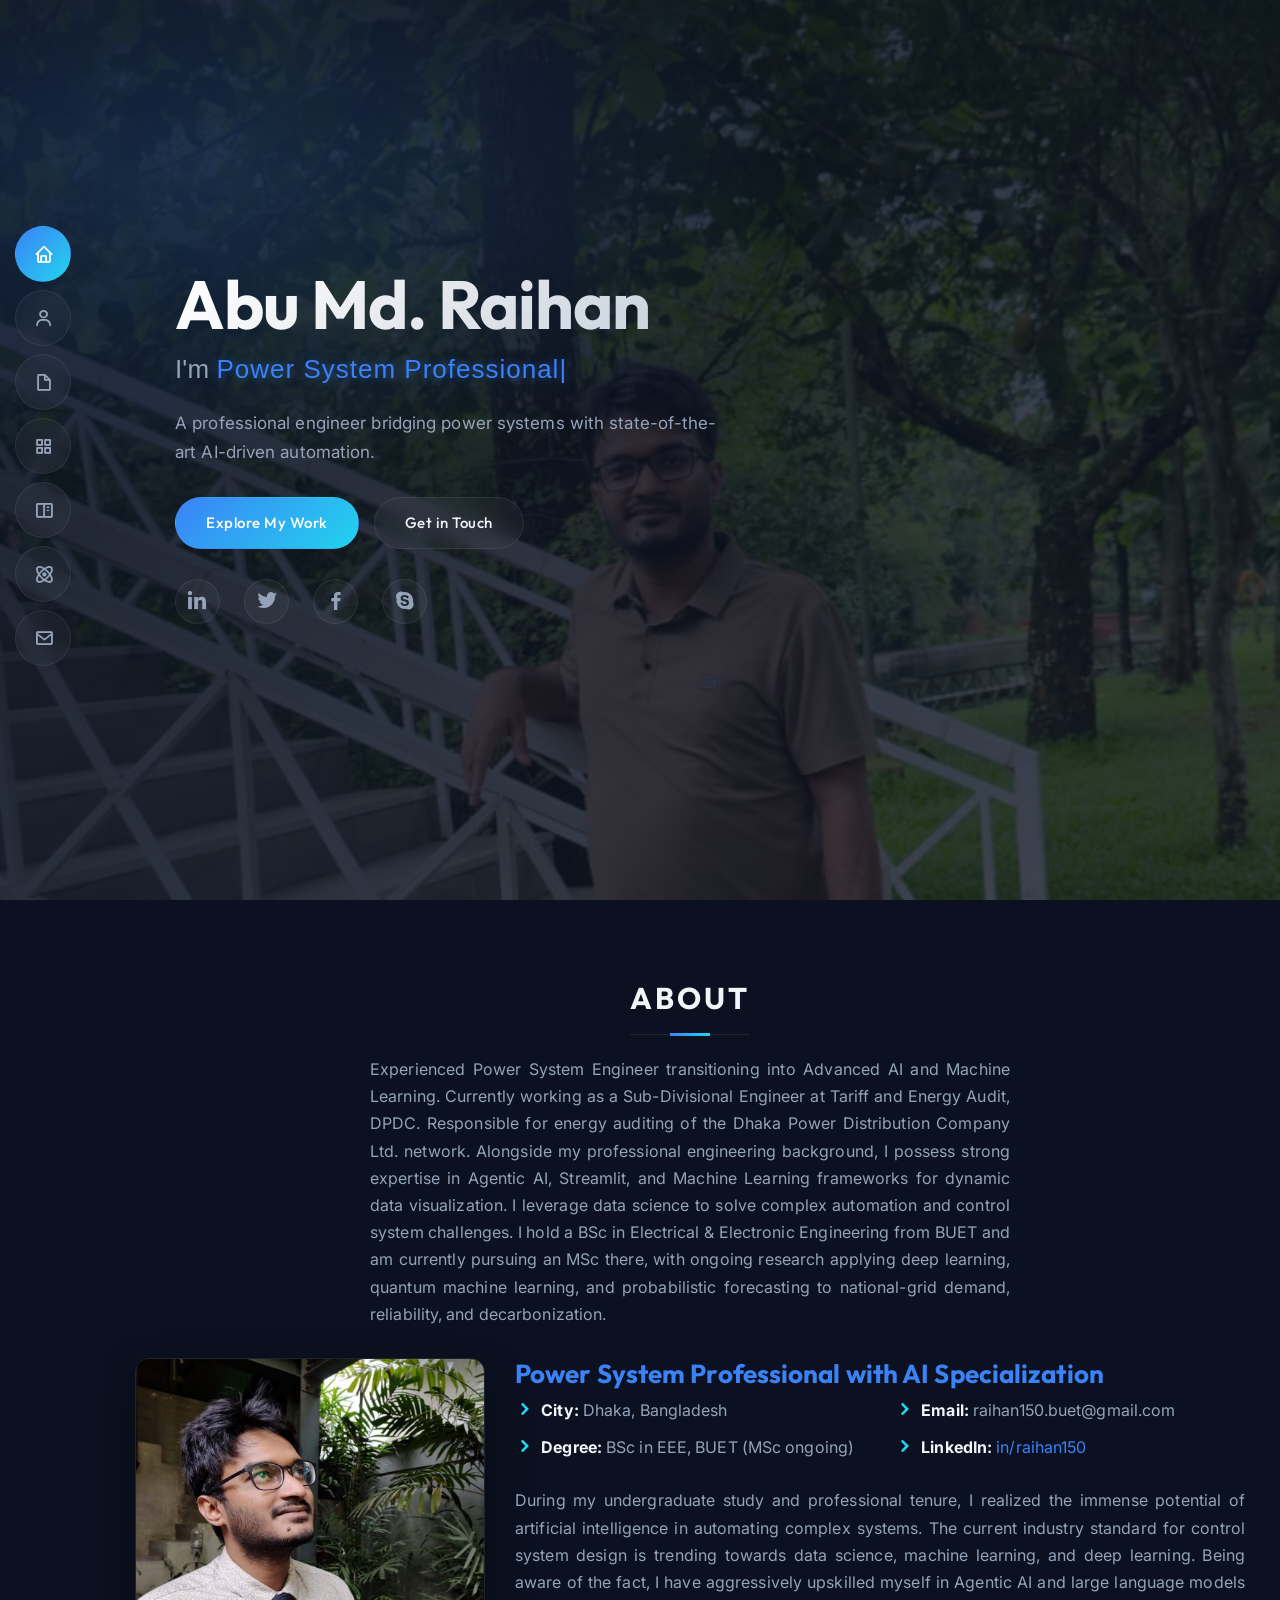
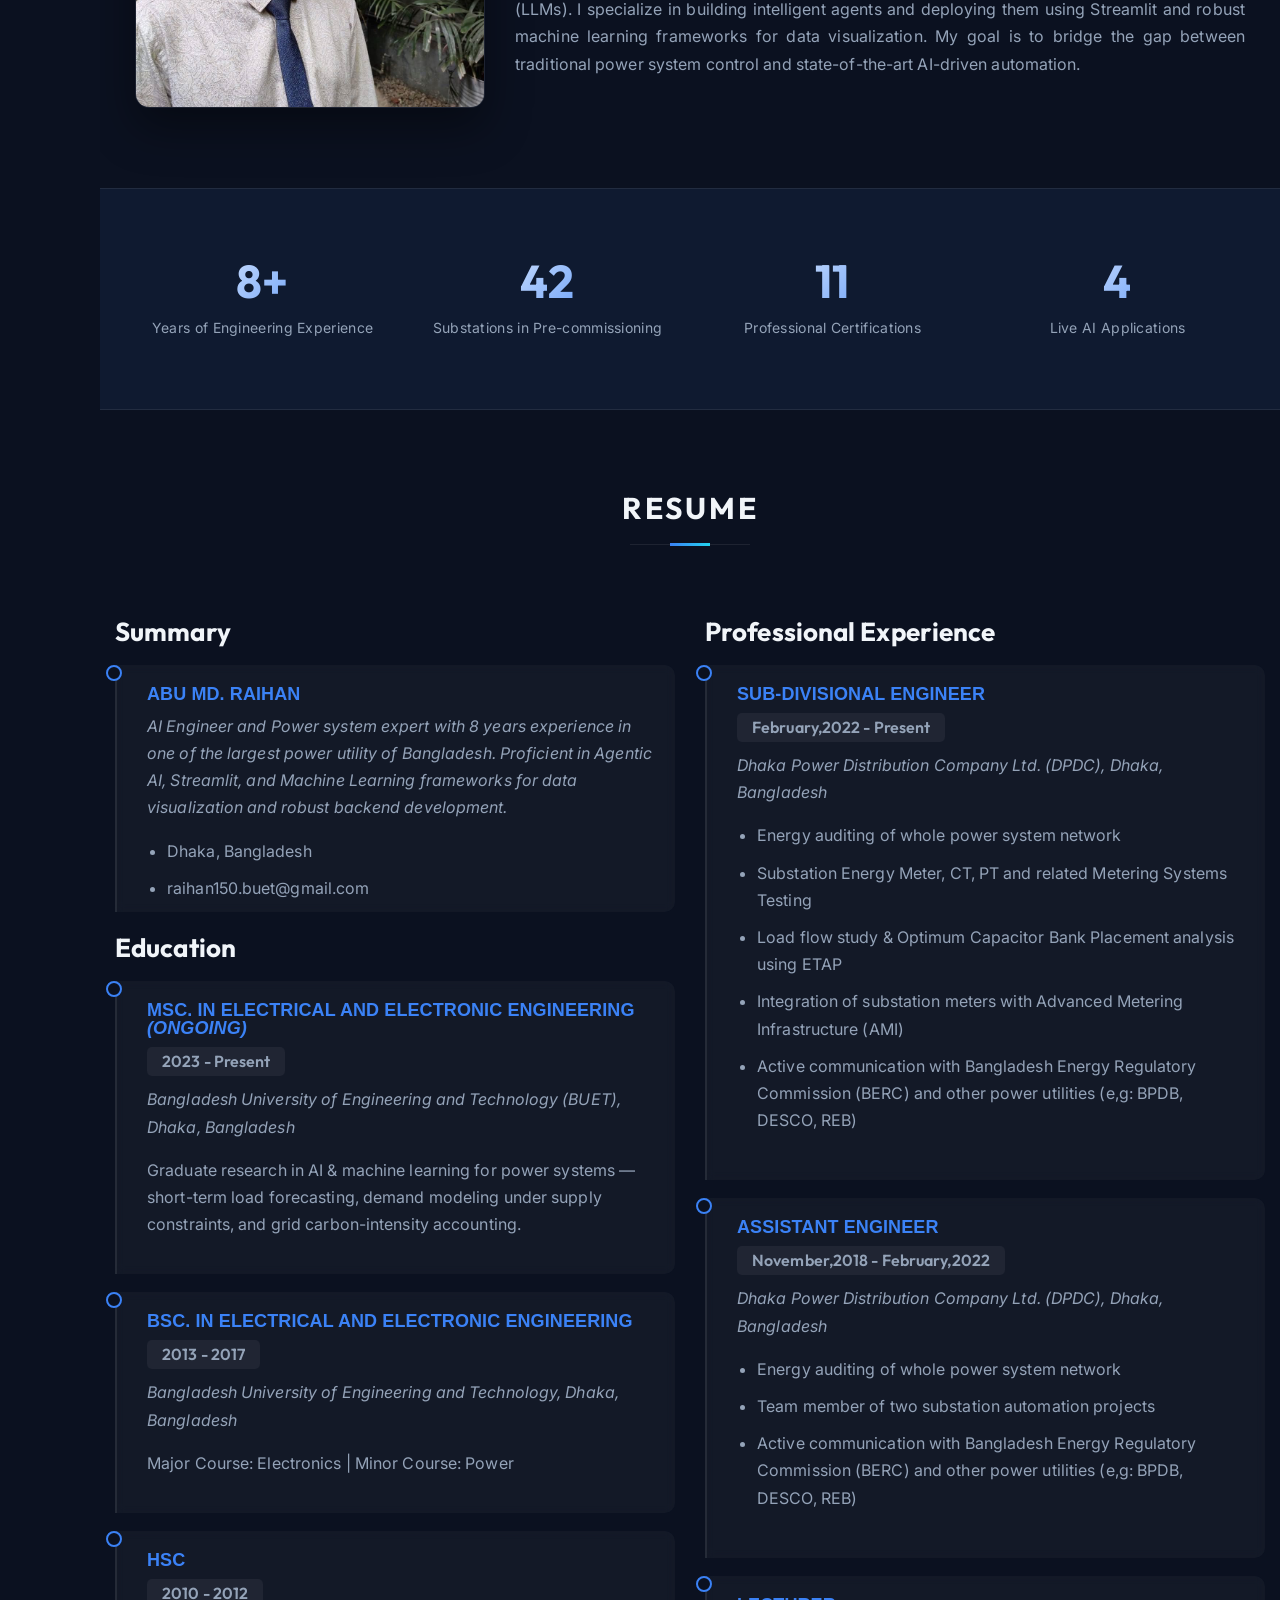
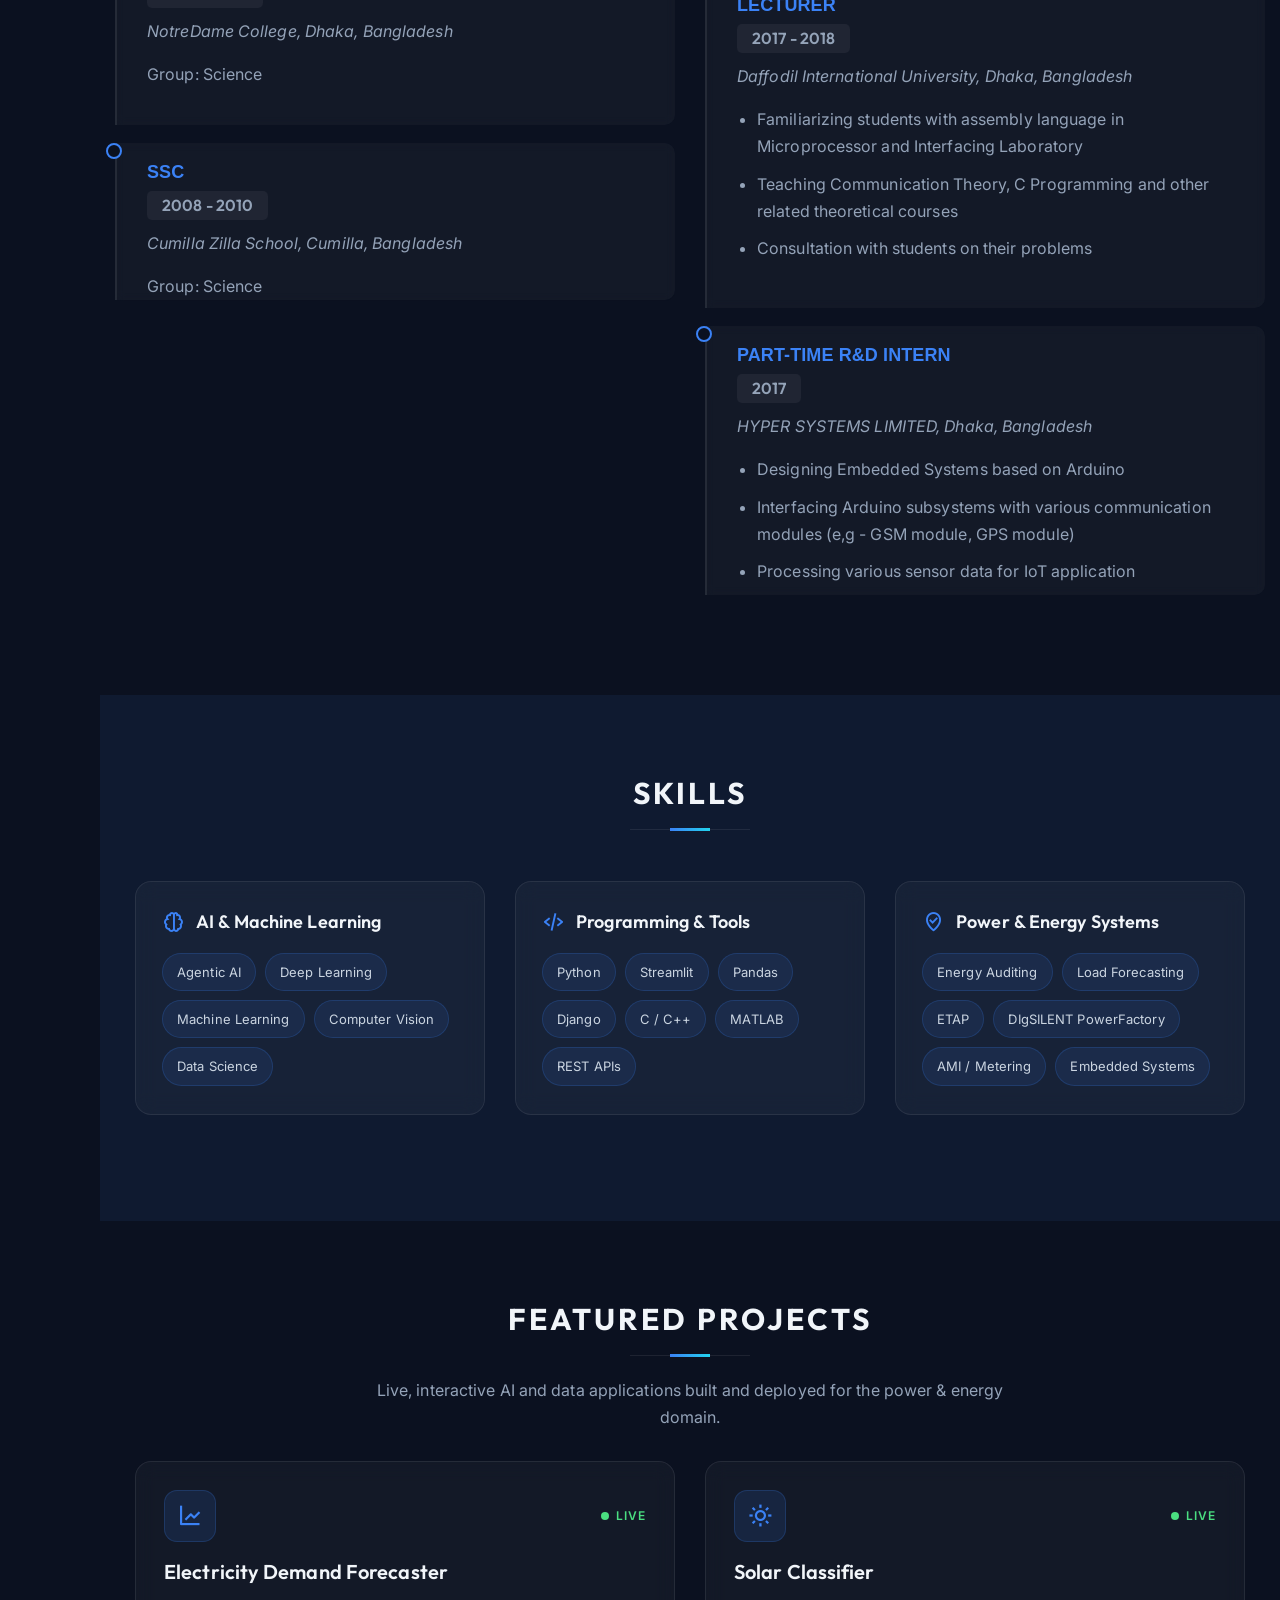
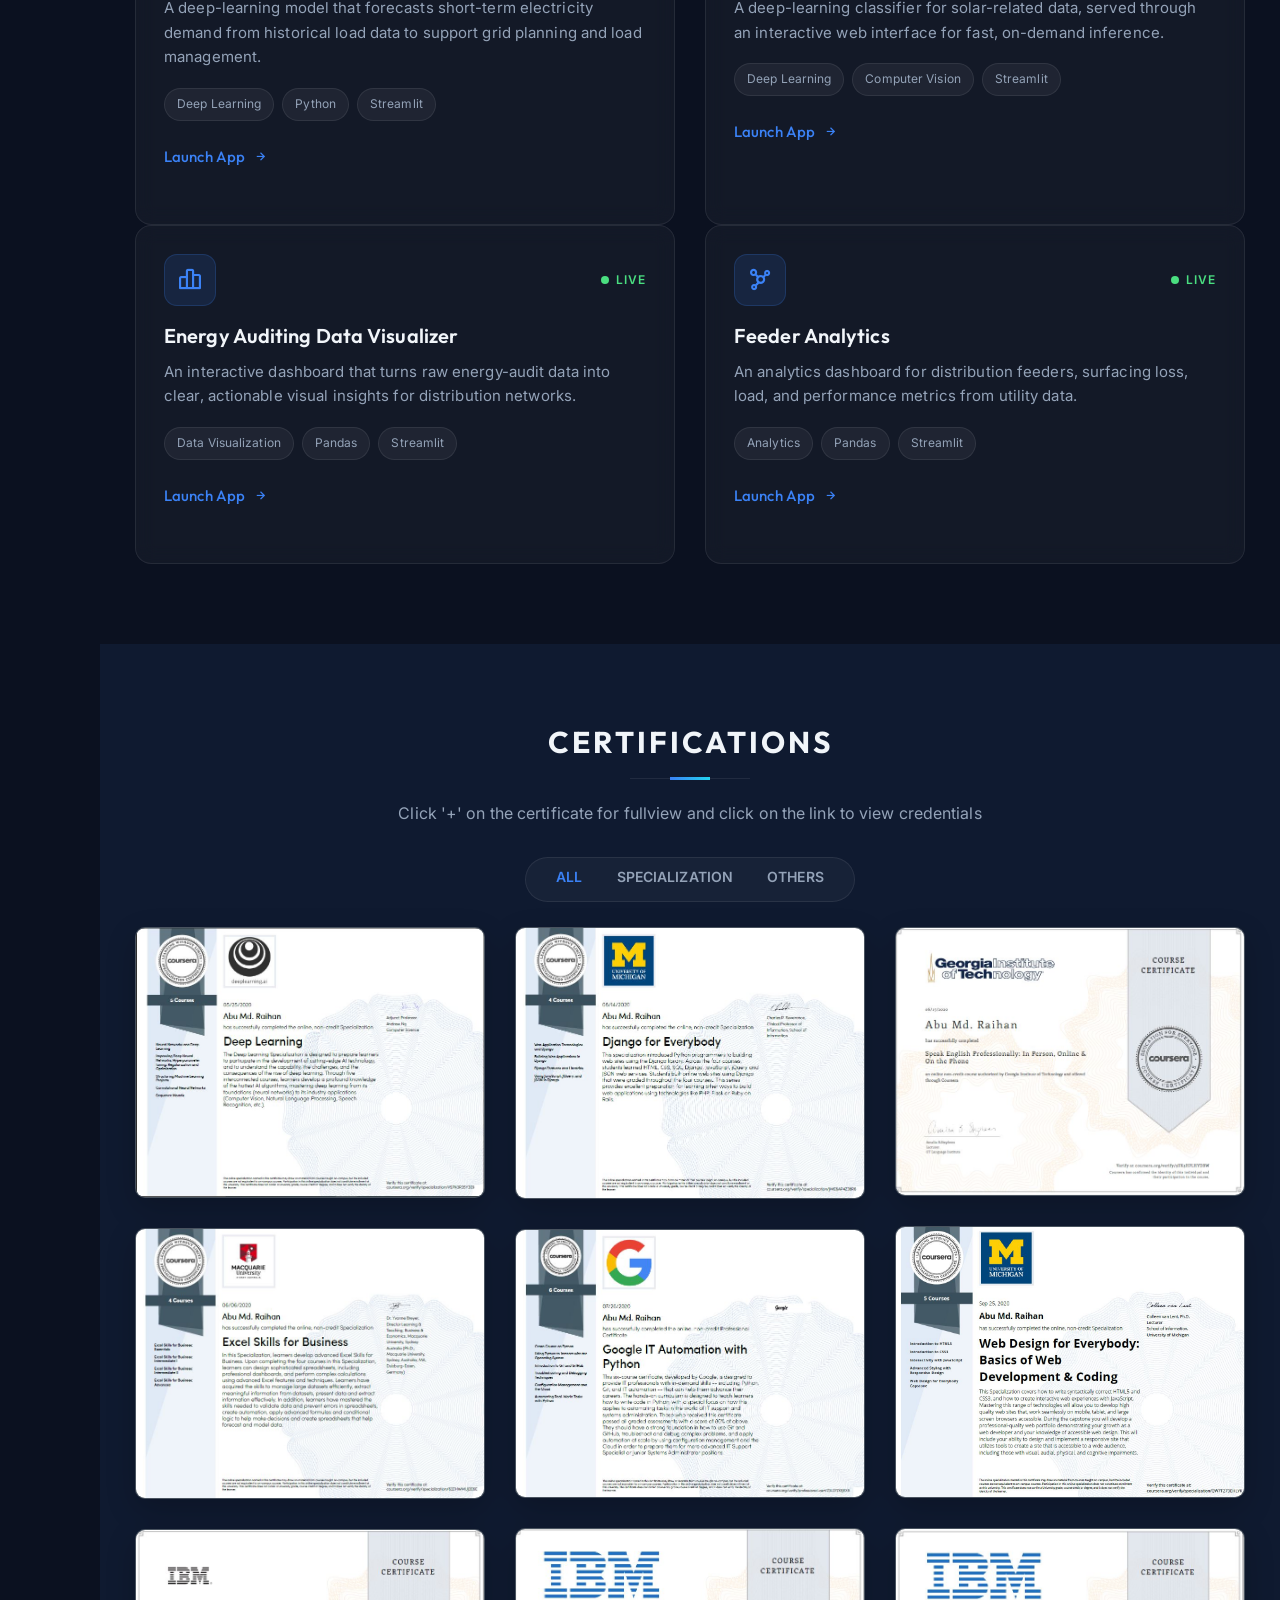
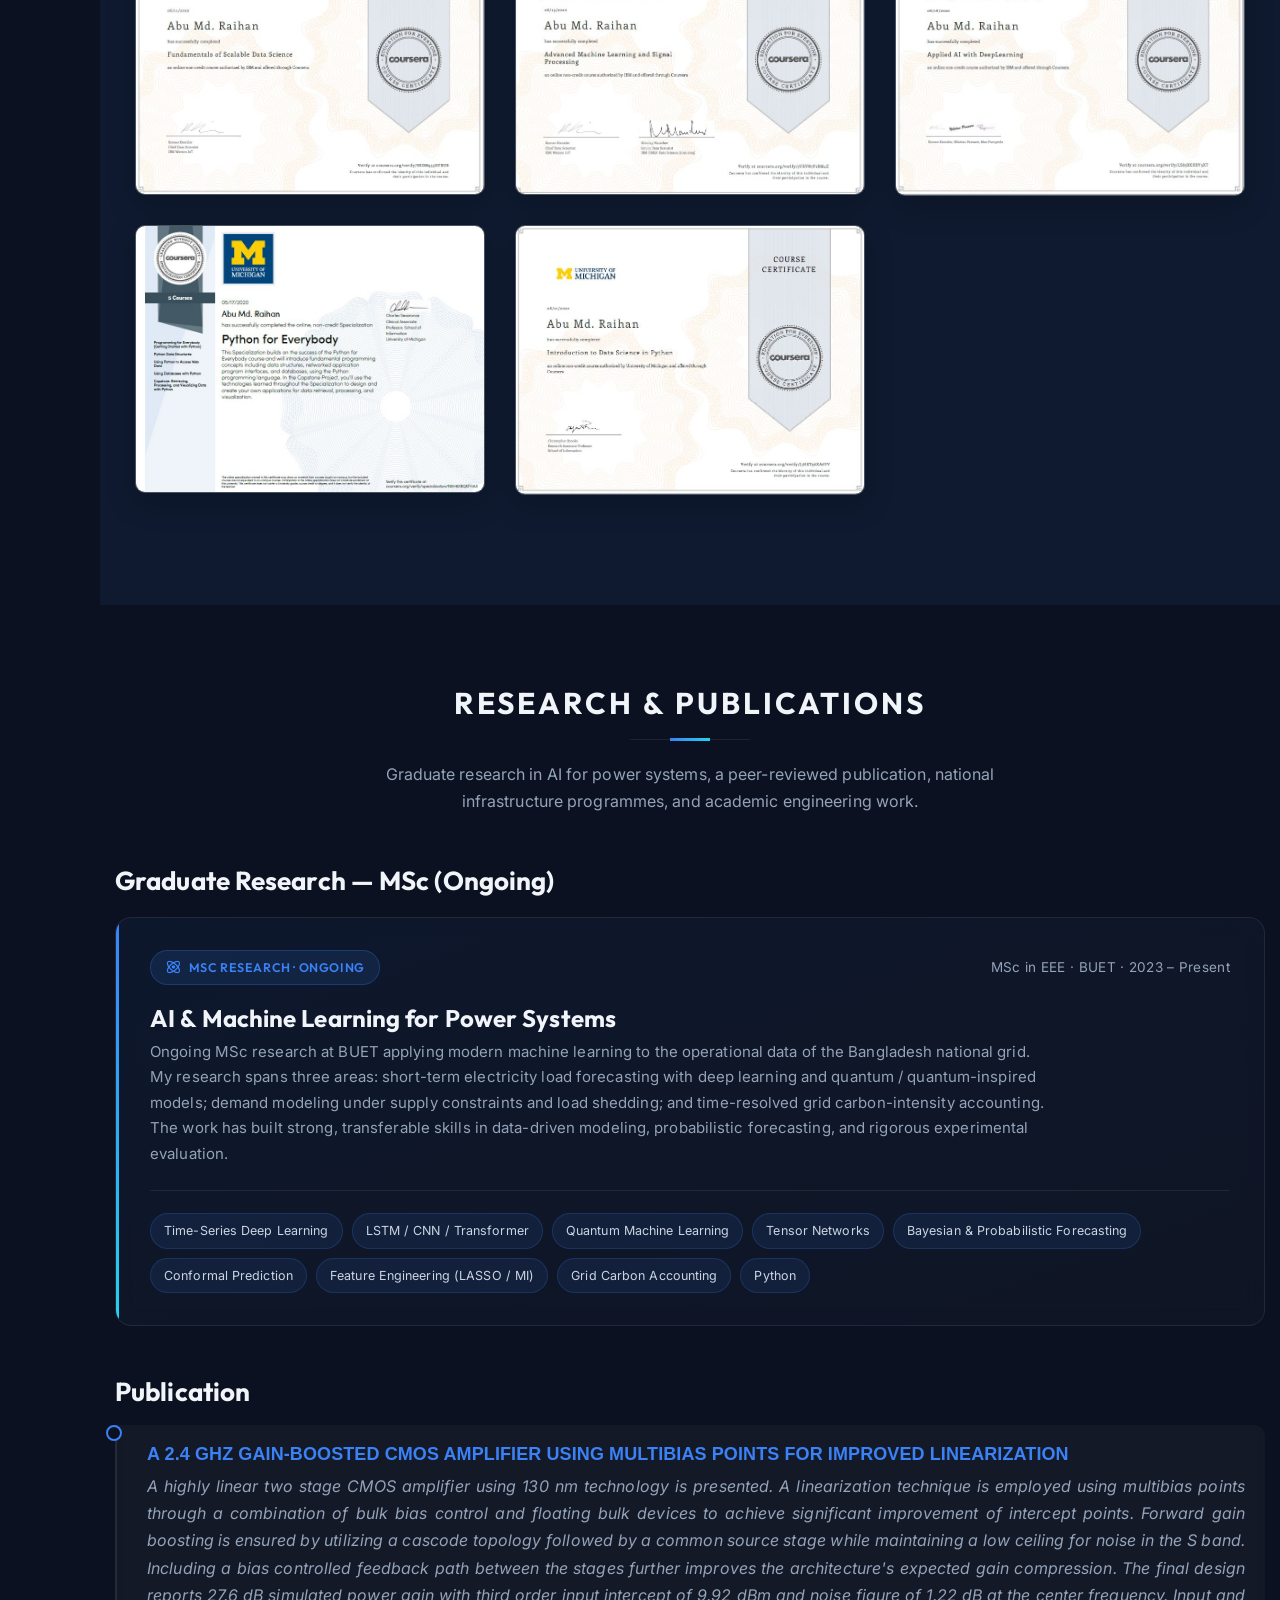
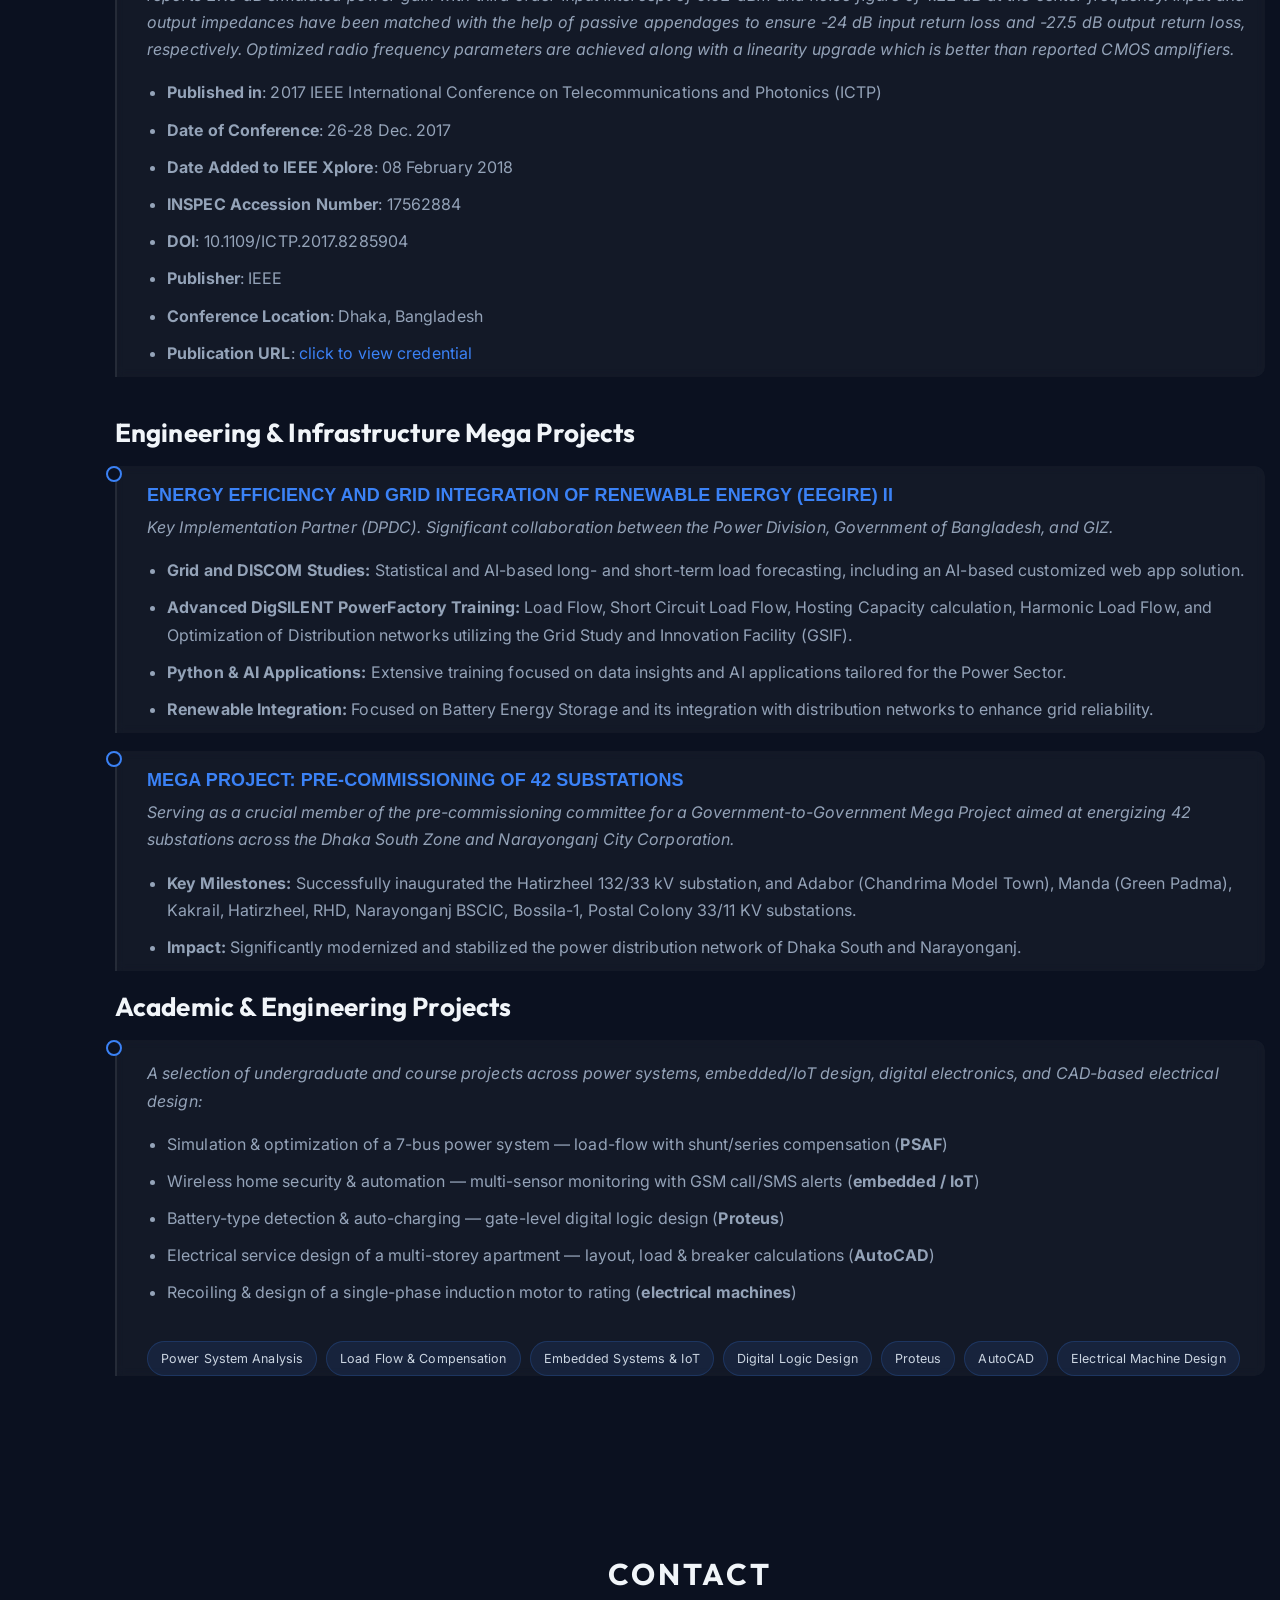
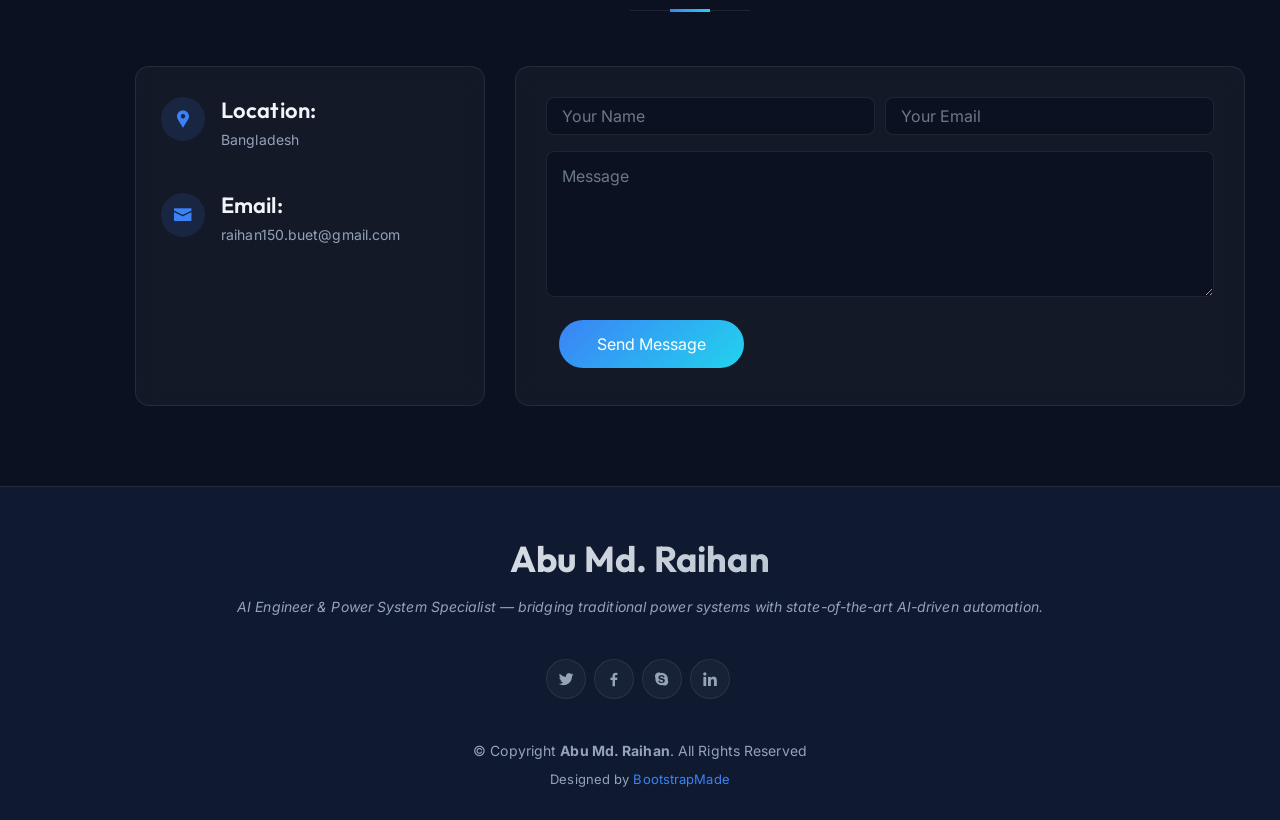
<file: index.html>
<!DOCTYPE html>
<html lang="en">

<head>
  <meta charset="utf-8">
  <meta content="width=device-width, initial-scale=1.0" name="viewport">

  <title>Abu Md. Raihan — AI Engineer &amp; Power System Specialist</title>
  <meta content="Portfolio of Abu Md. Raihan — AI Engineer and Power System Specialist. BUET-trained Electrical &amp; Electronic Engineer specializing in Agentic AI, Machine Learning, and energy systems." name="description">
  <meta content="Abu Md. Raihan, AI Engineer, Machine Learning, Agentic AI, Power System Engineer, BUET, Data Science, Streamlit, Portfolio" name="keywords">
  <meta content="Abu Md. Raihan" name="author">

  <!-- Open Graph / social sharing -->
  <meta property="og:type" content="website">
  <meta property="og:title" content="Abu Md. Raihan — AI Engineer &amp; Power System Specialist">
  <meta property="og:description" content="A professional engineer bridging power systems with Agentic AI and Machine Learning. Explore live AI applications, certifications, and research.">
  <meta property="og:image" content="assets/img/profile-img.jpg">
  <meta property="og:url" content="https://aburaihan.info.bd/">
  <meta name="twitter:card" content="summary_large_image">
  <meta name="theme-color" content="#0b1120">

  <!-- Favicons -->
  <link href="assets/img/favicon.png" rel="icon">
  <link href="assets/img/apple-touch-icon.png" rel="apple-touch-icon">

  <!-- Google Fonts -->
  <link href="https://fonts.googleapis.com/css2?family=Inter:wght@300;400;500;600;700&family=Outfit:wght@300;400;500;600;700&display=swap" rel="stylesheet">

  <!-- Vendor CSS Files -->
  <link href="assets/vendor/bootstrap/css/bootstrap.min.css" rel="stylesheet">
  <link href="assets/vendor/icofont/icofont.min.css" rel="stylesheet">
  <link href="assets/vendor/boxicons/css/boxicons.min.css" rel="stylesheet">
  <link href="assets/vendor/venobox/venobox.css" rel="stylesheet">
  <link href="assets/vendor/owl.carousel/assets/owl.carousel.min.css" rel="stylesheet">
  <link href="assets/vendor/aos/aos.css" rel="stylesheet">

  <!-- Template Main CSS File -->
  <link href="assets/css/style.css" rel="stylesheet">

  <!-- Premium Theme Override -->
  <link href="assets/css/premium.css" rel="stylesheet">

  <!-- =======================================================
  * Template Name: MyResume - v2.1.0
  * Template URL: https://bootstrapmade.com/free-html-bootstrap-template-my-resume/
  * Author: BootstrapMade.com
  * License: https://bootstrapmade.com/license/
  ======================================================== -->
</head>

<body>

  <!-- ======= Mobile nav toggle button ======= -->
  <button type="button" class="mobile-nav-toggle d-xl-none"><i class="icofont-navigation-menu"></i></button>

  <!-- ======= Header ======= -->
  <header id="header" class="d-flex flex-column justify-content-center">

    <nav class="nav-menu">
      <ul>
        <li class="active"><a href="#hero"><i class="bx bx-home"></i> <span>Home</span></a></li>
        <li><a href="#about"><i class="bx bx-user"></i> <span>About</span></a></li>
        <li><a href="#resume"><i class="bx bx-file-blank"></i> <span>Resume</span></a></li>
        <li><a href="#projects"><i class="bx bx-grid-alt"></i> <span>Projects</span></a></li>
        <li><a href="#portfolio"><i class="bx bx-book-content"></i> <span>Certifications</span></a></li>
        <li><a href="#publications"><i class="bx bx-atom"></i> <span>Research</span></a></li>
        <li><a href="#contact"><i class="bx bx-envelope"></i> <span>Contact</span></a></li>
      </ul>
    </nav><!-- .nav-menu -->

  </header><!-- End Header -->

  <!-- ======= Hero Section ======= -->
  <section id="hero" class="d-flex flex-column justify-content-center">
    <div class="container" data-aos="zoom-in" data-aos-delay="100">
      <h1>Abu Md. Raihan</h1>
      <p>I'm <span class="typed" data-typed-items="Power System Professional, AI Researcher, Agentic AI Expert, Machine Learning Specialist"></span></p>
      <p class="hero-tagline">A professional engineer bridging power systems with state-of-the-art AI-driven automation.</p>
      <div class="hero-cta">
        <a href="#about" class="btn-primary-hero">Explore My Work</a>
        <a href="#contact" class="btn-outline-hero">Get in Touch</a>
      </div>
      <div class="social-links">
        <a href="https://www.linkedin.com/in/raihan150" class="linkedin" target="_blank" aria-label="LinkedIn"><i class="bx bxl-linkedin"></i></a>
        <a href="https://twitter.com/amrmunna" class="twitter" target="_blank" aria-label="Twitter"><i class="bx bxl-twitter"></i></a>
        <a href="https://www.facebook.com/raihan150" class="facebook" target="_blank" aria-label="Facebook"><i class="bx bxl-facebook"></i></a>
        <a href="https://join.skype.com/invite/AKPFjhCht3o5" class="google-plus" target="_blank" aria-label="Skype"><i class="bx bxl-skype"></i></a>
      </div>
    </div>
  </section><!-- End Hero -->

  <main id="main">

    <!-- ======= About Section ======= -->
    <section id="about" class="about">
      <div class="container" data-aos="fade-up">

        <div class="section-title">
          <h2>About</h2>
          <p id="about_intro">Experienced Power System Engineer transitioning into Advanced AI and Machine Learning. Currently working as a Sub-Divisional Engineer at Tariff and Energy Audit, DPDC. Responsible for energy auditing of the Dhaka Power Distribution Company Ltd. network. Alongside my professional engineering background, I possess strong expertise in Agentic AI, Streamlit, and Machine Learning frameworks for dynamic data visualization. I leverage data science to solve complex automation and control system challenges. I hold a BSc in Electrical &amp; Electronic Engineering from BUET and am currently pursuing an MSc there, with ongoing research applying deep learning, quantum machine learning, and probabilistic forecasting to national-grid demand, reliability, and decarbonization.</p>
        </div>

        <div class="row">
          <div class="col-lg-4">
            <img src="assets/img/profile-img.jpg" class="img-fluid" alt="">
          </div>
          <div class="col-lg-8 pt-4 pt-lg-0 content">
            <h3>Power System Professional with AI Specialization</h3>
            <div class="row">
              <div class="col-lg-6">
                <ul>
                  <li><i class="icofont-rounded-right"></i> <strong>City:</strong> Dhaka, Bangladesh</li>
                  <li><i class="icofont-rounded-right"></i> <strong>Degree:</strong> BSc in EEE, BUET (MSc ongoing)</li>
                </ul>
              </div>
              <div class="col-lg-6">
                <ul>
                  <li><i class="icofont-rounded-right"></i> <strong>Email:</strong> raihan150.buet@gmail.com</li>
                  <li><i class="icofont-rounded-right"></i> <strong>LinkedIn:</strong> <a href="https://www.linkedin.com/in/raihan150" target="_blank">in/raihan150</a></li>
                </ul>
              </div>
            </div>
            <p id="short_intro">
            During my undergraduate study and professional tenure, I realized the immense potential of artificial intelligence in automating complex systems.
            The current industry standard for control system design is trending towards data science, machine learning, and deep learning. Being aware of the fact, I have aggressively upskilled myself in Agentic AI and large language models (LLMs).
            I specialize in building intelligent agents and deploying them using Streamlit and robust machine learning frameworks for data visualization. My goal is to bridge the gap between traditional power system control and state-of-the-art AI-driven automation.
            </p>
          </div>
        </div>

      </div>
    </section><!-- End About Section -->

<!-- ======= Highlights / Impact Section ======= -->
    <section id="highlights" class="highlights">
      <div class="container" data-aos="fade-up">
        <div class="row">
          <div class="col-lg-3 col-6">
            <div class="stat-box">
              <span class="stat-num">8+</span>
              <p>Years of Engineering Experience</p>
            </div>
          </div>
          <div class="col-lg-3 col-6">
            <div class="stat-box">
              <span class="stat-num">42</span>
              <p>Substations in Pre-commissioning</p>
            </div>
          </div>
          <div class="col-lg-3 col-6">
            <div class="stat-box">
              <span class="stat-num">11</span>
              <p>Professional Certifications</p>
            </div>
          </div>
          <div class="col-lg-3 col-6">
            <div class="stat-box">
              <span class="stat-num">4</span>
              <p>Live AI Applications</p>
            </div>
          </div>

        </div>
      </div>
    </section><!-- End Highlights Section -->
    <!-- ======= Resume Section ======= -->
    <section id="resume" class="resume">
      <div class="container-fluid" data-aos="fade-up">

        <div class="section-title">
          <h2>Resume</h2>
        </div>

        <div class="row">
          <div class="col-lg-6">
            <h3 class="resume-title">Summary</h3>
            <div class="resume-item pb-0">
              <h4>Abu Md. Raihan</h4>
              <p><em>AI Engineer and Power system expert with 8 years experience in one of the largest power utility of Bangladesh. Proficient in Agentic AI, Streamlit, and Machine Learning frameworks for data visualization and robust backend development.</em></p>
              <ul>
                <li>Dhaka, Bangladesh</li>
                <li>raihan150.buet@gmail.com</li>
              </ul>
            </div>

            <h3 class="resume-title">Education</h3>
            <div class="resume-item">
              <h4>MSc. in Electrical and Electronic Engineering <em>(Ongoing)</em></h4>
              <h5>2023 - Present</h5>
              <p><em>Bangladesh University of Engineering and Technology (BUET), Dhaka, Bangladesh</em></p>
              <p>Graduate research in AI &amp; machine learning for power systems — short-term load forecasting, demand modeling under supply constraints, and grid carbon-intensity accounting.</p>
            </div>
            <div class="resume-item">
              <h4>BSc. in Electrical and Electronic Engineering</h4>
              <h5>2013 - 2017</h5>
              <p><em>Bangladesh University of Engineering and Technology, Dhaka, Bangladesh</em></p>
              <p>Major Course: Electronics | Minor Course: Power</p>
            </div>
            <div class="resume-item">
              <h4>HSC</h4>
              <h5>2010 - 2012</h5>
              <p><em>NotreDame College, Dhaka, Bangladesh</em></p>
              <p>Group: Science</p>
            </div>
            <div class="resume-item">
              <h4>SSC</h4>
              <h5>2008 - 2010</h5>
              <p><em>Cumilla Zilla School, Cumilla, Bangladesh</em></p>
              <p>Group: Science</p>
            </div>
          </div>
          <div class="col-lg-6">
            <h3 class="resume-title">Professional Experience</h3>
            <div class="resume-item">
              <h4>Sub-Divisional Engineer</h4>
              <h5>February,2022 - Present</h5>
              <p><em>Dhaka Power Distribution Company Ltd. (DPDC), Dhaka, Bangladesh</em></p>
              <ul>
                <li>Energy auditing of whole power system network</li>
                <li>Substation Energy Meter, CT, PT and related Metering Systems Testing</li>
                <li>Load flow study & Optimum Capacitor Bank Placement analysis using ETAP</li>
                <li>Integration of substation meters with Advanced Metering Infrastructure (AMI)</li>
                <li>Active communication with Bangladesh Energy Regulatory Commission (BERC) and other power utilities (e,g: BPDB, DESCO, REB)</li>
              </ul>
            </div>
            <div class="resume-item">
              <h4>Assistant Engineer</h4>
              <h5>November,2018 - February,2022</h5>
              <p><em>Dhaka Power Distribution Company Ltd. (DPDC), Dhaka, Bangladesh</em></p>
              <ul>
                <li>Energy auditing of whole power system network</li>
                <li>Team member of two substation automation projects</li>
                <li>Active communication with Bangladesh Energy Regulatory Commission (BERC) and other power utilities (e,g: BPDB, DESCO, REB)</li>
              </ul>
            </div>
            <div class="resume-item">
              <h4>Lecturer</h4>
              <h5>2017 - 2018</h5>
              <p><em>Daffodil International University, Dhaka, Bangladesh</em></p>
              <ul>
                <li>Familiarizing students with assembly language in Microprocessor and Interfacing Laboratory</li>
                <li>Teaching Communication Theory, C Programming and other related theoretical courses</li>
                <li>Consultation with students on their problems</li>
              </ul>
            </div>
            <div class="resume-item">
              <h4>Part-time R&D intern</h4>
              <h5>2017</h5>
              <p><em>HYPER SYSTEMS LIMITED, Dhaka, Bangladesh</em></p>
              <ul>
                <li>Designing Embedded Systems based on Arduino</li>
                <li>Interfacing Arduino subsystems with various communication modules (e,g - GSM module, GPS module)</li>
                <li>Processing various sensor data for IoT application</li>
              </ul>
            </div>
          </div>
        </div>

      </div>
    </section><!-- End Resume Section -->


    <!-- ======= Skills Section ======= -->
    <section id="skills" class="skills section-bg">
      <div class="container" data-aos="fade-up">

        <div class="section-title">
          <h2>Skills</h2>
        </div>

        <div class="row skills-groups">

          <div class="col-lg-4 col-md-6" data-aos="fade-up" data-aos-delay="100">
            <div class="skill-group">
              <h3><i class="bx bx-brain"></i> AI &amp; Machine Learning</h3>
              <div class="skill-tags">
                <span>Agentic AI</span>
                <span>Deep Learning</span>
                <span>Machine Learning</span>
                <span>Computer Vision</span>
                <span>Data Science</span>
              </div>
            </div>
          </div>

          <div class="col-lg-4 col-md-6" data-aos="fade-up" data-aos-delay="200">
            <div class="skill-group">
              <h3><i class="bx bx-code-alt"></i> Programming &amp; Tools</h3>
              <div class="skill-tags">
                <span>Python</span>
                <span>Streamlit</span>
                <span>Pandas</span>
                <span>Django</span>
                <span>C / C++</span>
                <span>MATLAB</span>
                <span>REST APIs</span>
              </div>
            </div>
          </div>

          <div class="col-lg-4 col-md-6" data-aos="fade-up" data-aos-delay="300">
            <div class="skill-group">
              <h3><i class="bx bx-been-here"></i> Power &amp; Energy Systems</h3>
              <div class="skill-tags">
                <span>Energy Auditing</span>
                <span>Load Forecasting</span>
                <span>ETAP</span>
                <span>DIgSILENT PowerFactory</span>
                <span>AMI / Metering</span>
                <span>Embedded Systems</span>
              </div>
            </div>
          </div>

        </div>

      </div>
    </section><!-- End Skills Section -->

    <!-- ======= Featured Projects Section ======= -->
    <section id="projects" class="projects">
      <div class="container" data-aos="fade-up">

        <div class="section-title">
          <h2>Featured Projects</h2>
          <p>Live, interactive AI and data applications built and deployed for the power &amp; energy domain.</p>
        </div>

        <div class="row">

          <div class="col-lg-6" data-aos="fade-up" data-aos-delay="100">
            <div class="project-card">
              <div class="project-card-head">
                <span class="project-icon"><i class="bx bx-line-chart"></i></span>
                <span class="project-live"><span class="live-dot"></span>Live</span>
              </div>
              <h4>Electricity Demand Forecaster</h4>
              <p>A deep-learning model that forecasts short-term electricity demand from historical load data to support grid planning and load management.</p>
              <div class="project-tags">
                <span>Deep Learning</span><span>Python</span><span>Streamlit</span>
              </div>
              <a href="https://project-showcasing.streamlit.app/" target="_blank" class="project-link">Launch App <i class="bx bx-right-arrow-alt"></i></a>
            </div>
          </div>

          <div class="col-lg-6" data-aos="fade-up" data-aos-delay="200">
            <div class="project-card">
              <div class="project-card-head">
                <span class="project-icon"><i class="bx bx-sun"></i></span>
                <span class="project-live"><span class="live-dot"></span>Live</span>
              </div>
              <h4>Solar Classifier</h4>
              <p>A deep-learning classifier for solar-related data, served through an interactive web interface for fast, on-demand inference.</p>
              <div class="project-tags">
                <span>Deep Learning</span><span>Computer Vision</span><span>Streamlit</span>
              </div>
              <a href="https://solar-showcasing.streamlit.app/" target="_blank" class="project-link">Launch App <i class="bx bx-right-arrow-alt"></i></a>
            </div>
          </div>

          <div class="col-lg-6" data-aos="fade-up" data-aos-delay="100">
            <div class="project-card">
              <div class="project-card-head">
                <span class="project-icon"><i class="bx bx-bar-chart-alt-2"></i></span>
                <span class="project-live"><span class="live-dot"></span>Live</span>
              </div>
              <h4>Energy Auditing Data Visualizer</h4>
              <p>An interactive dashboard that turns raw energy-audit data into clear, actionable visual insights for distribution networks.</p>
              <div class="project-tags">
                <span>Data Visualization</span><span>Pandas</span><span>Streamlit</span>
              </div>
              <a href="https://energybalance.streamlit.app/" target="_blank" class="project-link">Launch App <i class="bx bx-right-arrow-alt"></i></a>
            </div>
          </div>

          <div class="col-lg-6" data-aos="fade-up" data-aos-delay="200">
            <div class="project-card">
              <div class="project-card-head">
                <span class="project-icon"><i class="bx bx-network-chart"></i></span>
                <span class="project-live"><span class="live-dot"></span>Live</span>
              </div>
              <h4>Feeder Analytics</h4>
              <p>An analytics dashboard for distribution feeders, surfacing loss, load, and performance metrics from utility data.</p>
              <div class="project-tags">
                <span>Analytics</span><span>Pandas</span><span>Streamlit</span>
              </div>
              <a href="https://feeder-report.streamlit.app/" target="_blank" class="project-link">Launch App <i class="bx bx-right-arrow-alt"></i></a>
            </div>
          </div>

        </div>

      </div>
    </section><!-- End Featured Projects Section -->



    <!-- ======= Portfolio Section ======= -->
    <section id="portfolio" class="portfolio section-bg">
      <div class="container" data-aos="fade-up">

        <div class="section-title">
          <h2>Certifications</h2>
          <p>Click '+' on the certificate for fullview and click on the link to view credentials </p>
        </div>

        <div class="row">
          <div class="col-lg-12 d-flex justify-content-center" data-aos="fade-up" data-aos-delay="100">
            <ul id="portfolio-flters">
              <li data-filter="*" class="filter-active">All</li>
              <li data-filter=".filter-specialization">Specialization</li>
              <li data-filter=".filter-others">Others</li>
            </ul>
          </div>
        </div>

        <div class="row portfolio-container" data-aos="fade-up" data-aos-delay="200">

          <div class="col-lg-4 col-md-6 portfolio-item filter-specialization">
            <div class="portfolio-wrap">
              <img src="assets/img/portfolio/deep_learning.JPG" class="img-fluid" alt="">
              <div class="portfolio-info">
                <h4>Deep Learning Specialization</h4>
                <p>DeepLearning.AI &middot; Coursera</p>
                <div class="portfolio-links">
                  <a href="assets/img/portfolio/deep_learning.JPG" data-gall="portfolioGallery" class="venobox" title="Deep Learning Specialization"><i class="bx bx-plus"></i></a>
                  <a href="deep_learning-details.html" data-gall="portfolioDetailsGallery" data-vbtype="iframe" class="venobox" title="Portfolio Details"><i class="bx bx-link"></i></a>
                </div>
              </div>
            </div>
          </div>

          <div class="col-lg-4 col-md-6 portfolio-item filter-specialization">
            <div class="portfolio-wrap">
              <img src="assets/img/portfolio/django.JPG" class="img-fluid" alt="">
              <div class="portfolio-info">
                <h4>Django for Everybody</h4>
                <p>University of Michigan &middot; Coursera</p>
                <div class="portfolio-links">
                  <a href="assets/img/portfolio/django.JPG" data-gall="portfolioGallery" class="venobox" title="Django for Everybody"><i class="bx bx-plus"></i></a>
                  <a href="django-details.html" data-gall="portfolioDetailsGallery" data-vbtype="iframe" class="venobox" title="Portfolio Details"><i class="bx bx-link"></i></a>
                </div>
              </div>
            </div>
          </div>

          <div class="col-lg-4 col-md-6 portfolio-item filter-others">
            <div class="portfolio-wrap">
              <img src="assets/img/portfolio/english.JPG" class="img-fluid" alt="">
              <div class="portfolio-info">
                <h4>Speak English Professionally</h4>
                <p>Georgia Tech &middot; Coursera</p>
                <div class="portfolio-links">
                  <a href="assets/img/portfolio/english.JPG" data-gall="portfolioGallery" class="venobox" title="Speak English Professionally"><i class="bx bx-plus"></i></a>
                  <a href="english-details.html" data-gall="portfolioDetailsGallery" data-vbtype="iframe" class="venobox" title="Portfolio Details"><i class="bx bx-link"></i></a>
                </div>
              </div>
            </div>
          </div>

          <div class="col-lg-4 col-md-6 portfolio-item filter-specialization">
            <div class="portfolio-wrap">
              <img src="assets/img/portfolio/web_design.JPG" class="img-fluid" alt="">
              <div class="portfolio-info">
                <h4>Web Design for Everybody</h4>
                <p>University of Michigan &middot; Coursera</p>
                <div class="portfolio-links">
                  <a href="assets/img/portfolio/web_design.JPG" data-gall="portfolioGallery" class="venobox" title="Web Design for Everybody"><i class="bx bx-plus"></i></a>
                  <a href="web-details.html" data-gall="portfolioDetailsGallery" data-vbtype="iframe" class="venobox" title="Portfolio Details"><i class="bx bx-link"></i></a>
                </div>
              </div>
            </div>
          </div>

          <div class="col-lg-4 col-md-6 portfolio-item filter-specialization">
            <div class="portfolio-wrap">
              <img src="assets/img/portfolio/excel.JPG" class="img-fluid" alt="">
              <div class="portfolio-info">
                <h4>Excel Skills for Business</h4>
                <p>Macquarie University &middot; Coursera</p>
                <div class="portfolio-links">
                  <a href="assets/img/portfolio/excel.JPG" data-gall="portfolioGallery" class="venobox" title="Excel Skills for Business"><i class="bx bx-plus"></i></a>
                  <a href="excel-details.html" data-gall="portfolioDetailsGallery" data-vbtype="iframe" class="venobox" title="Portfolio Details"><i class="bx bx-link"></i></a>
                </div>
              </div>
            </div>
          </div>

          <div class="col-lg-4 col-md-6 portfolio-item filter-specialization">
            <div class="portfolio-wrap">
              <img src="assets/img/portfolio/google.JPG" class="img-fluid" alt="">
              <div class="portfolio-info">
                <h4>Google IT Automation with Python</h4>
                <p>Google &middot; Coursera</p>
                <div class="portfolio-links">
                  <a href="assets/img/portfolio/google.JPG" data-gall="portfolioGallery" class="venobox" title="Google IT Automation with Python"><i class="bx bx-plus"></i></a>
                  <a href="google-details.html" data-gall="portfolioDetailsGallery" data-vbtype="iframe" class="venobox" title="Portfolio Details"><i class="bx bx-link"></i></a>
                </div>
              </div>
            </div>
          </div>

          <div class="col-lg-4 col-md-6 portfolio-item filter-others">
            <div class="portfolio-wrap">
              <img src="assets/img/portfolio/IBM-AI.JPG" class="img-fluid" alt="">
              <div class="portfolio-info">
                <h4>Applied AI with Deep Learning</h4>
                <p>IBM &middot; Coursera</p>
                <div class="portfolio-links">
                  <a href="assets/img/portfolio/IBM-AI.JPG" data-gall="portfolioGallery" class="venobox" title="Applied AI with Deep Learning"><i class="bx bx-plus"></i></a>
                  <a href="ibm-ai-details.html" data-gall="portfolioDetailsGallery" data-vbtype="iframe" class="venobox" title="Portfolio Details"><i class="bx bx-link"></i></a>
                </div>
              </div>
            </div>
          </div>

          <div class="col-lg-4 col-md-6 portfolio-item filter-others">
            <div class="portfolio-wrap">
              <img src="assets/img/portfolio/IBM-machine.JPG" class="img-fluid" alt="">
              <div class="portfolio-info">
                <h4>Advanced Machine Learning &amp; Signal Processing</h4>
                <p>IBM &middot; Coursera</p>
                <div class="portfolio-links">
                  <a href="assets/img/portfolio/IBM-machine.JPG" data-gall="portfolioGallery" class="venobox" title="Advanced Machine Learning and Signal Processing"><i class="bx bx-plus"></i></a>
                  <a href="ibm-machine-details.html" data-gall="portfolioDetailsGallery" data-vbtype="iframe" class="venobox" title="Portfolio Details"><i class="bx bx-link"></i></a>
                </div>
              </div>
            </div>
          </div>

          <div class="col-lg-4 col-md-6 portfolio-item filter-others">
            <div class="portfolio-wrap">
              <img src="assets/img/portfolio/IBM-scale.JPG" class="img-fluid" alt="">
              <div class="portfolio-info">
                <h4>Fundamentals of Scalable Data Science</h4>
                <p>IBM &middot; Coursera</p>
                <div class="portfolio-links">
                  <a href="assets/img/portfolio/IBM-scale.JPG" data-gall="portfolioGallery" class="venobox" title="Fundamentals of Scalable Data Science"><i class="bx bx-plus"></i></a>
                  <a href="ibm-scale-details.html" data-gall="portfolioDetailsGallery" data-vbtype="iframe" class="venobox" title="Portfolio Details"><i class="bx bx-link"></i></a>
                </div>
              </div>
            </div>
          </div>

          <div class="col-lg-4 col-md-6 portfolio-item filter-others">
            <div class="portfolio-wrap">
              <img src="assets/img/portfolio/michigan-data.JPG" class="img-fluid" alt="">
              <div class="portfolio-info">
                <h4>Introduction to Data Science in Python</h4>
                <p>University of Michigan &middot; Coursera</p>
                <div class="portfolio-links">
                  <a href="assets/img/portfolio/michigan-data.JPG" data-gall="portfolioGallery" class="venobox" title="Introduction to Data Science in Python"><i class="bx bx-plus"></i></a>
                  <a href="michigan-data-details.html" data-gall="portfolioDetailsGallery" data-vbtype="iframe" class="venobox" title="Portfolio Details"><i class="bx bx-link"></i></a>
                </div>
              </div>
            </div>
          </div>
          <div class="col-lg-4 col-md-6 portfolio-item filter-specialization">
            <div class="portfolio-wrap">
              <img src="assets/img/portfolio/python.JPG" class="img-fluid" alt="">
              <div class="portfolio-info">
                <h4>Python for Everybody</h4>
                <p>University of Michigan &middot; Coursera</p>
                <div class="portfolio-links">
                  <a href="assets/img/portfolio/python.JPG" data-gall="portfolioGallery" class="venobox" title="Python for Everybody"><i class="bx bx-plus"></i></a>
                  <a href="python-details.html" data-gall="portfolioDetailsGallery" data-vbtype="iframe" class="venobox" title="Portfolio Details"><i class="bx bx-link"></i></a>
                </div>
              </div>
            </div>
          </div>


        </div>

      </div>
    </section><!-- End Portfolio Section -->
    <!-- ======= Publications Section ======= -->
    <section id="publications" class="resume">
      <div class="container-fluid" data-aos="fade-up">

        <div class="section-title">
          <h2>Research &amp; Publications</h2>
          <p>Graduate research in AI for power systems, a peer-reviewed publication, national infrastructure programmes, and academic engineering work.</p>
        </div>

        <div class="row">
          <div class="col-lg-12">
            <h3 class="resume-title">Graduate Research &mdash; MSc (Ongoing)</h3>
            <div class="research-card">
              <div class="research-card-head">
                <span class="research-badge"><i class="bx bx-atom"></i> MSc Research &middot; Ongoing</span>
                <span class="research-meta">MSc in EEE &middot; BUET &middot; 2023 &ndash; Present</span>
              </div>
              <h4>AI &amp; Machine Learning for Power Systems</h4>
              <p class="research-desc">Ongoing MSc research at BUET applying modern machine learning to the operational data of the Bangladesh national grid. My research spans three areas: short-term electricity load forecasting with deep learning and quantum / quantum-inspired models; demand modeling under supply constraints and load shedding; and time-resolved grid carbon-intensity accounting. The work has built strong, transferable skills in data-driven modeling, probabilistic forecasting, and rigorous experimental evaluation.</p>

              <div class="research-skills">
                <span>Time-Series Deep Learning</span>
                <span>LSTM / CNN / Transformer</span>
                <span>Quantum Machine Learning</span>
                <span>Tensor Networks</span>
                <span>Bayesian &amp; Probabilistic Forecasting</span>
                <span>Conformal Prediction</span>
                <span>Feature Engineering (LASSO / MI)</span>
                <span>Grid Carbon Accounting</span>
                <span>Python</span>
              </div>
            </div>
          </div>

          <div class="col-lg-12">
            <h3 class="resume-title">Publication</h3>
            <div class="resume-item pb-0">
              <h4>A 2.4 GHz gain-boosted CMOS amplifier using multibias points for improved linearization</h4>
              <p id="abstract"><em>A highly linear two stage CMOS amplifier using 130 nm technology is presented. A linearization technique is employed using multibias points through a combination of bulk bias control and floating bulk devices to achieve significant improvement of intercept points. Forward gain boosting is ensured by utilizing a cascode topology followed by a common source stage while maintaining a low ceiling for noise in the S band. Including a bias controlled feedback path between the stages further improves the architecture's expected gain compression. The final design reports 27.6 dB simulated power gain with third order input intercept of 9.92 dBm and noise figure of 1.22 dB at the center frequency. Input and output impedances have been matched with the help of passive appendages to ensure -24 dB input return loss and -27.5 dB output return loss, respectively. Optimized radio frequency parameters are achieved along with a linearity upgrade which is better than reported CMOS amplifiers.</em></p>
              <ul>
                <li><strong>Published in</strong>: 2017 IEEE International Conference on Telecommunications and Photonics (ICTP)</li>
                <li><strong>Date of Conference</strong>: 26-28 Dec. 2017</li>
                <li><strong>Date Added to IEEE Xplore</strong>: 08 February 2018</li>
                <li><strong>INSPEC Accession Number</strong>: 17562884</li>
                <li><strong>DOI</strong>: 10.1109/ICTP.2017.8285904</li>
                <li><strong>Publisher</strong>: IEEE</li>
                <li><strong>Conference Location</strong>: Dhaka, Bangladesh</li>
                <li><strong>Publication URL</strong>: <a href="https://ieeexplore.ieee.org/document/8285904" target="_blank">click to view credential</a></li>
              </ul>
            </div>
          </div>
          <div class="col-lg-12">
            <h3 class="resume-title">Engineering & Infrastructure Mega Projects</h3>
            <div class="resume-item pb-0">
              <h4>Energy Efficiency and Grid Integration of Renewable Energy (EEGIRE) II</h4>
              <p><em>Key Implementation Partner (DPDC). Significant collaboration between the Power Division, Government of Bangladesh, and GIZ.</em></p>
              <ul>
                <li><strong>Grid and DISCOM Studies:</strong> Statistical and AI-based long- and short-term load forecasting, including an AI-based customized web app solution.</li>
                <li><strong>Advanced DigSILENT PowerFactory Training:</strong> Load Flow, Short Circuit Load Flow, Hosting Capacity calculation, Harmonic Load Flow, and Optimization of Distribution networks utilizing the Grid Study and Innovation Facility (GSIF).</li>
                <li><strong>Python & AI Applications:</strong> Extensive training focused on data insights and AI applications tailored for the Power Sector.</li>
                <li><strong>Renewable Integration:</strong> Focused on Battery Energy Storage and its integration with distribution networks to enhance grid reliability.</li>
              </ul>
            </div>
            <div class="resume-item pb-0">
              <h4>Mega Project: Pre-commissioning of 42 Substations</h4>
              <p><em>Serving as a crucial member of the pre-commissioning committee for a Government-to-Government Mega Project aimed at energizing 42 substations across the Dhaka South Zone and Narayonganj City Corporation.</em></p>
              <ul>
                <li><strong>Key Milestones:</strong> Successfully inaugurated the Hatirzheel 132/33 kV substation, and Adabor (Chandrima Model Town), Manda (Green Padma), Kakrail, Hatirzheel, RHD, Narayonganj BSCIC, Bossila-1, Postal Colony 33/11 KV substations.</li>
                <li><strong>Impact:</strong> Significantly modernized and stabilized the power distribution network of Dhaka South and Narayonganj.</li>
              </ul>
            </div>
            <h3 class="resume-title">Academic &amp; Engineering Projects</h3>
            <div class="resume-item pb-0">
              <p><em>A selection of undergraduate and course projects across power systems, embedded/IoT design, digital electronics, and CAD-based electrical design:</em></p>
              <ul>
                <li>Simulation &amp; optimization of a 7-bus power system — load-flow with shunt/series compensation (<strong>PSAF</strong>)</li>
                <li>Wireless home security &amp; automation — multi-sensor monitoring with GSM call/SMS alerts (<strong>embedded / IoT</strong>)</li>
                <li>Battery-type detection &amp; auto-charging — gate-level digital logic design (<strong>Proteus</strong>)</li>
                <li>Electrical service design of a multi-storey apartment — layout, load &amp; breaker calculations (<strong>AutoCAD</strong>)</li>
                <li>Recoiling &amp; design of a single-phase induction motor to rating (<strong>electrical machines</strong>)</li>
              </ul>
              <div class="research-skills" style="border-top: none; padding-top: 8px;">
                <span>Power System Analysis</span>
                <span>Load Flow &amp; Compensation</span>
                <span>Embedded Systems &amp; IoT</span>
                <span>Digital Logic Design</span>
                <span>Proteus</span>
                <span>AutoCAD</span>
                <span>Electrical Machine Design</span>
              </div>
            </div>
          </div>
        </div>
      </div>
    </section><!-- End Resume Section -->



    <!-- ======= Contact Section ======= -->
    <section id="contact" class="contact">
      <div class="container" data-aos="fade-up">

        <div class="section-title">
          <h2>Contact</h2>
        </div>

        <div class="row mt-1">

          <div class="col-lg-4">
            <div class="info">
              <div class="address">
                <i class="icofont-google-map"></i>
                <h4>Location:</h4>
                <p>Bangladesh</p>
              </div>

              <div class="email">
                <i class="icofont-envelope"></i>
                <h4>Email:</h4>
                <p>raihan150.buet@gmail.com</p>
              </div>

            </div>

          </div>

          <div class="col-lg-8 mt-5 mt-lg-0">

            <form action="https://api.staticforms.xyz/submit" method="post">
              <div class="form-row">
                <div class="col-md-6 form-group">
                  <input type="text" name="name" class="form-control" id="name" placeholder="Your Name" data-rule="minlen:4" data-msg="Please enter at least 4 chars" />
                </div>
                <div class="col-md-6 form-group">
                  <input type="text" class="form-control" name="email" id="email" placeholder="Your Email" data-rule="email" data-msg="Please enter a valid email" />
                </div>
              </div>
              <div class="form-group">
                <textarea class="form-control" name="message" rows="5" data-rule="required" data-msg="Please write something for us" placeholder="Message"></textarea>
              </div>
              <input type="text" name="honeypot" style="display:none">
              <input type="hidden" name="accessKey" value="sf_55a73c5935143dd3f61c082c">
              <input type="hidden" name="subject" value="Contact us from - aburaihan.info.bd" />
              <input type="hidden" name="replyTo" value="@">
              <input type="hidden" name="redirectTo" value="https://aburaihan.info.bd/success.html">
              <div class="btn"><button type="submit" value="Send">Send Message</button></div>
            </form>

          </div>

        </div>

      </div>
    </section><!-- End Contact Section -->

  </main><!-- End #main -->

  <!-- ======= Footer ======= -->
  <footer id="footer">
    <div class="container">
      <h3>Abu Md. Raihan</h3>
      <p>AI Engineer &amp; Power System Specialist &mdash; bridging traditional power systems with state-of-the-art AI-driven automation.</p>
      <div class="social-links">
        <a href="https://twitter.com/amrmunna" class="twitter" target="_blank"><i class="bx bxl-twitter"></i></a>
        <a href="https://www.facebook.com/raihan150" class="facebook" target="_blank"><i class="bx bxl-facebook"></i></a>
        <a href="https://join.skype.com/invite/AKPFjhCht3o5" class="google-plus" target="_blank"><i class="bx bxl-skype"></i></a>
        <a href="https://www.linkedin.com/in/raihan150" class="linkedin" target="_blank"><i class="bx bxl-linkedin"></i></a>
      </div>
      <div class="copyright">
        &copy; Copyright <strong><span>Abu Md. Raihan</span></strong>. All Rights Reserved
      </div>
      <div class="credits">
        <!-- All the links in the footer should remain intact. -->
        <!-- You can delete the links only if you purchased the pro version. -->
        <!-- Licensing information: [license-url] -->
        <!-- Purchase the pro version with working PHP/AJAX contact form: https://bootstrapmade.com/free-html-bootstrap-template-my-resume/ -->
        Designed by <a href="https://bootstrapmade.com/">BootstrapMade</a>
      </div>
    </div>
  </footer><!-- End Footer -->

  <a href="#" class="back-to-top"><i class="bx bx-up-arrow-alt"></i></a>
  <div id="preloader"></div>

  <!-- Vendor JS Files -->
  <script src="assets/vendor/jquery/jquery.min.js"></script>
  <script src="assets/vendor/bootstrap/js/bootstrap.bundle.min.js"></script>
  <script src="assets/vendor/jquery.easing/jquery.easing.min.js"></script>
  <script src="assets/vendor/php-email-form/validate.js"></script>
  <script src="assets/vendor/waypoints/jquery.waypoints.min.js"></script>
  <script src="assets/vendor/counterup/counterup.min.js"></script>
  <script src="assets/vendor/isotope-layout/isotope.pkgd.min.js"></script>
  <script src="assets/vendor/venobox/venobox.min.js"></script>
  <script src="assets/vendor/owl.carousel/owl.carousel.min.js"></script>
  <script src="assets/vendor/typed.js/typed.min.js"></script>
  <script src="assets/vendor/aos/aos.js"></script>

  <!-- Template Main JS File -->
  <script src="assets/js/main.js"></script>

</body>

</html>
</file>
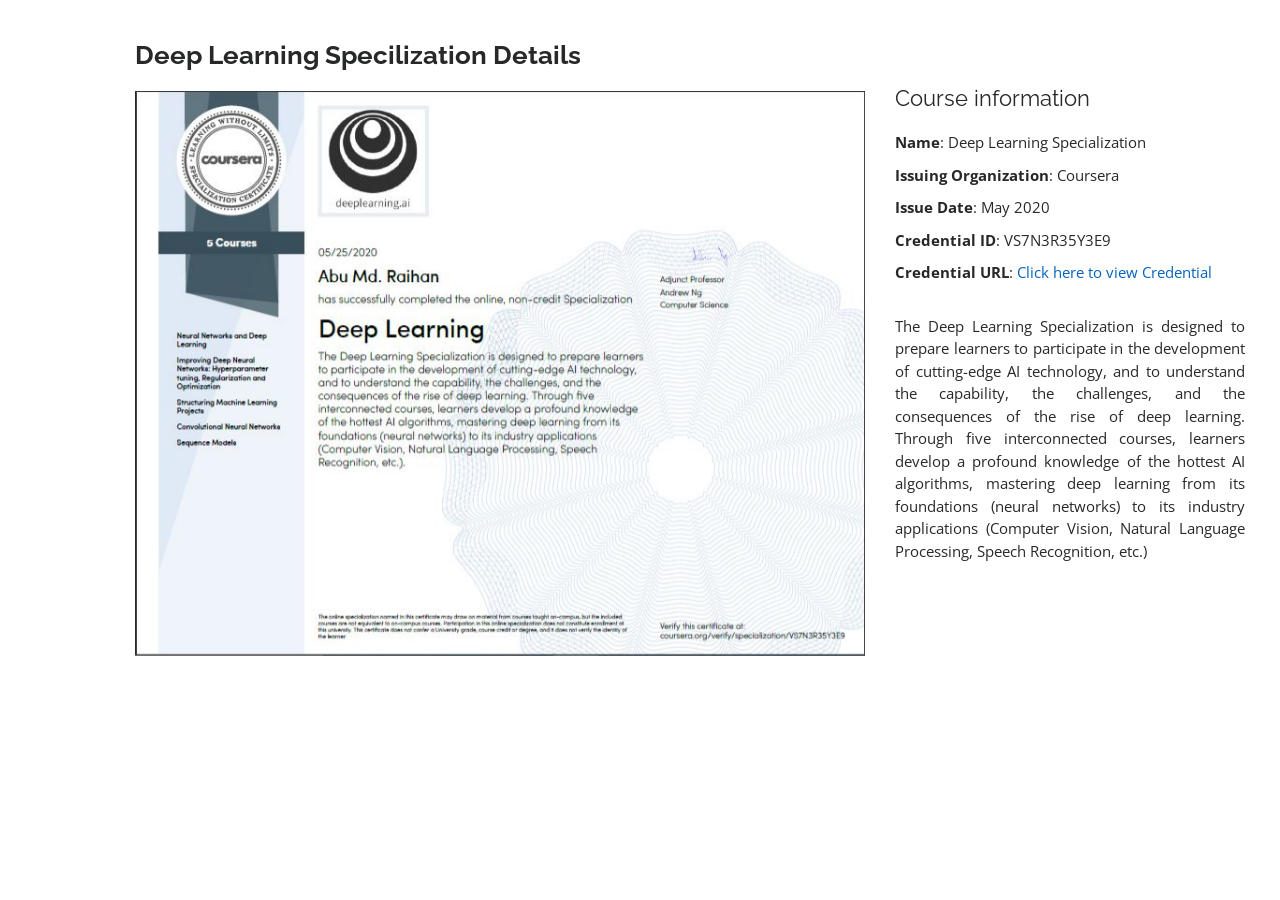
<file: deep_learning-details.html>
<!DOCTYPE html>
<html lang="en">

<head>
  <meta charset="utf-8">
  <meta content="width=device-width, initial-scale=1.0" name="viewport">

  <title>Deep Learning Specilization</title>
  <meta content="" name="descriptison">
  <meta content="" name="keywords">

  <!-- Favicons -->
  <link href="assets/img/favicon.png" rel="icon">
  <link href="assets/img/apple-touch-icon.png" rel="apple-touch-icon">

  <!-- Google Fonts -->
  <link href="https://fonts.googleapis.com/css?family=Open+Sans:300,300i,400,400i,600,600i,700,700i|Raleway:300,300i,400,400i,500,500i,600,600i,700,700i|Poppins:300,300i,400,400i,500,500i,600,600i,700,700i" rel="stylesheet">

  <!-- Vendor CSS Files -->
  <link href="assets/vendor/bootstrap/css/bootstrap.min.css" rel="stylesheet">
  <link href="assets/vendor/icofont/icofont.min.css" rel="stylesheet">
  <link href="assets/vendor/boxicons/css/boxicons.min.css" rel="stylesheet">
  <link href="assets/vendor/venobox/venobox.css" rel="stylesheet">
  <link href="assets/vendor/owl.carousel/assets/owl.carousel.min.css" rel="stylesheet">
  <link href="assets/vendor/aos/aos.css" rel="stylesheet">

  <!-- Template Main CSS File -->
  <link href="assets/css/style.css" rel="stylesheet">

  <!-- =======================================================
  * Template Name: MyResume - v2.1.0
  * Template URL: https://bootstrapmade.com/free-html-bootstrap-template-my-resume/
  * Author: BootstrapMade.com
  * License: https://bootstrapmade.com/license/
  ======================================================== -->
</head>

<body>

  <main id="main">

    <!-- ======= Portfolio Details ======= -->
    <section id="portfolio-details" class="portfolio-details">
      <div class="container" data-aos="fade-up">

        <div class="row">

          <div class="col-lg-8">
            <h2 class="portfolio-title">Deep Learning Specilization Details</h2>
            <div class="owl-carousel portfolio-details-carousel">
              <img src="assets/img/portfolio/deep_learning.JPG" class="img-fluid" alt="">
              <!-- <img src="assets/img/portfolio/django.JPG" class="img-fluid" alt="">
              <img src="assets/img/portfolio/english.JPG" class="img-fluid" alt="">
              <img src="assets/img/portfolio/excel.JPG" class="img-fluid" alt="">
              <img src="assets/img/portfolio/google.JPG" class="img-fluid" alt="">
              <img src="assets/img/portfolio/IBM-AI.JPG" class="img-fluid" alt="">
              <img src="assets/img/portfolio/IBM-machine.JPG" class="img-fluid" alt="">
              <img src="assets/img/portfolio/IBM-scale.JPG" class="img-fluid" alt="">
              <img src="assets/img/portfolio/michigan-data.JPG" class="img-fluid" alt=""> -->
            </div>
          </div>

          <div class="col-lg-4 portfolio-info">
            <h3>Course information</h3>
            <ul>
              <li><strong>Name</strong>: Deep Learning Specialization</li>
              <li><strong>Issuing Organization</strong>: Coursera</li>
              <li><strong>Issue Date</strong>: May 2020</li>
              <li><strong>Credential ID</strong>: VS7N3R35Y3E9</li>
              <li><strong>Credential URL</strong>: <a href="https://www.coursera.org/account/accomplishments/specialization/certificate/VS7N3R35Y3E9" target="_blank">Click here to view Credential</a></li>
            </ul>

            <p align="justify">
              The Deep Learning Specialization is designed to prepare learners
              to participate in the development of cutting-edge AI technology,
              and to understand the capability, the challenges, and the
              consequences of the rise of deep learning. Through five
              interconnected courses, learners develop a profound knowledge
              of the hottest AI algorithms, mastering deep learning from its
              foundations (neural networks) to its industry applications
              (Computer Vision, Natural Language Processing, Speech
              Recognition, etc.)
            </p>
          </div>

        </div>

      </div>
    </section><!-- End Portfolio Details -->

  </main><!-- End #main -->

  <a href="#" class="back-to-top"><i class="bx bx-up-arrow-alt"></i></a>
  <div id="preloader"></div>

  <!-- Vendor JS Files -->
  <script src="assets/vendor/jquery/jquery.min.js"></script>
  <script src="assets/vendor/bootstrap/js/bootstrap.bundle.min.js"></script>
  <script src="assets/vendor/jquery.easing/jquery.easing.min.js"></script>
  <script src="assets/vendor/php-email-form/validate.js"></script>
  <script src="assets/vendor/waypoints/jquery.waypoints.min.js"></script>
  <script src="assets/vendor/counterup/counterup.min.js"></script>
  <script src="assets/vendor/isotope-layout/isotope.pkgd.min.js"></script>
  <script src="assets/vendor/venobox/venobox.min.js"></script>
  <script src="assets/vendor/owl.carousel/owl.carousel.min.js"></script>
  <script src="assets/vendor/typed.js/typed.min.js"></script>
  <script src="assets/vendor/aos/aos.js"></script>

  <!-- Template Main JS File -->
  <script src="assets/js/main.js"></script>

</body>

</html>
</file>
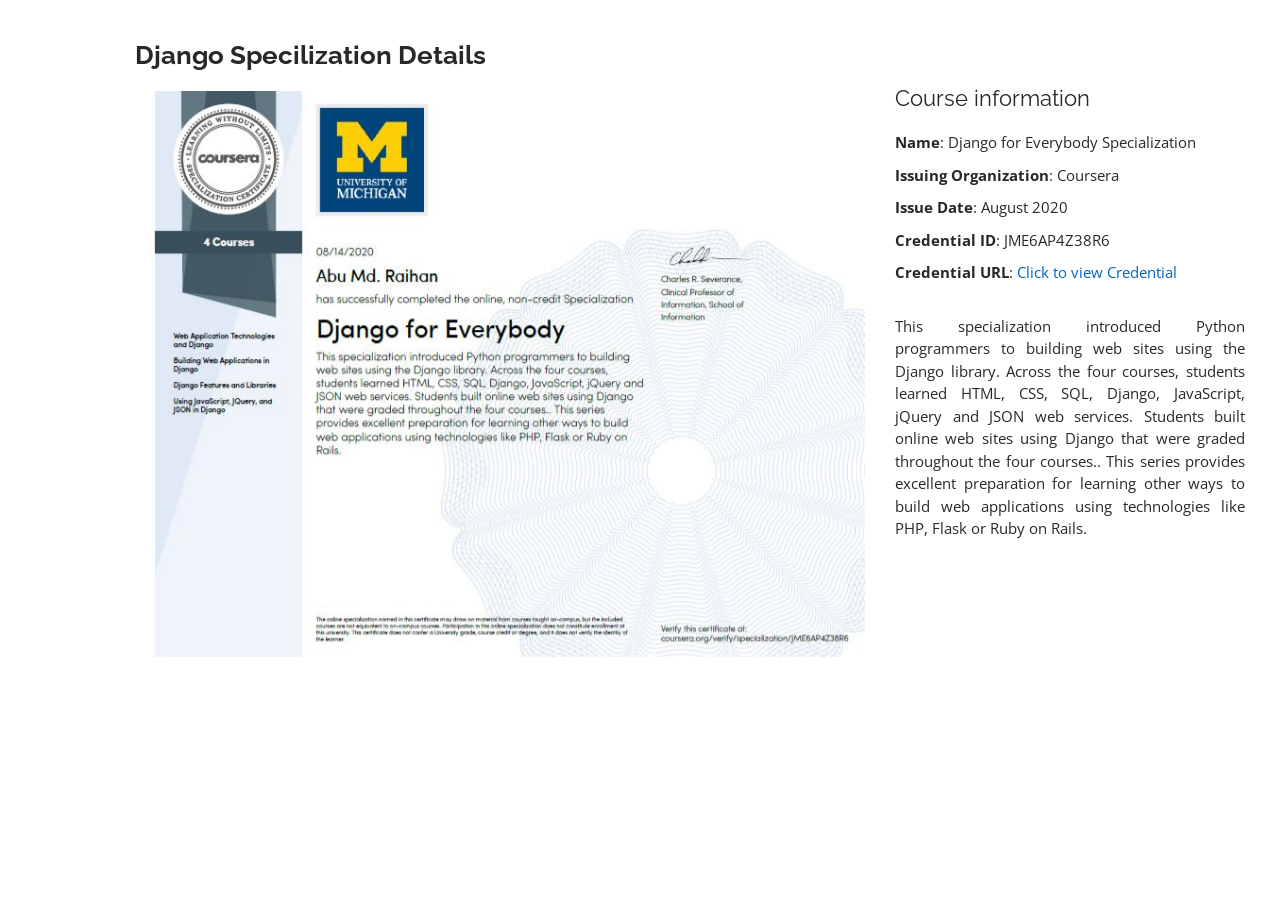
<file: django-details.html>
<!DOCTYPE html>
<html lang="en">

<head>
  <meta charset="utf-8">
  <meta content="width=device-width, initial-scale=1.0" name="viewport">

  <title>Deep Learning Specilization</title>
  <meta content="" name="descriptison">
  <meta content="" name="keywords">

  <!-- Favicons -->
  <link href="assets/img/favicon.png" rel="icon">
  <link href="assets/img/apple-touch-icon.png" rel="apple-touch-icon">

  <!-- Google Fonts -->
  <link href="https://fonts.googleapis.com/css?family=Open+Sans:300,300i,400,400i,600,600i,700,700i|Raleway:300,300i,400,400i,500,500i,600,600i,700,700i|Poppins:300,300i,400,400i,500,500i,600,600i,700,700i" rel="stylesheet">

  <!-- Vendor CSS Files -->
  <link href="assets/vendor/bootstrap/css/bootstrap.min.css" rel="stylesheet">
  <link href="assets/vendor/icofont/icofont.min.css" rel="stylesheet">
  <link href="assets/vendor/boxicons/css/boxicons.min.css" rel="stylesheet">
  <link href="assets/vendor/venobox/venobox.css" rel="stylesheet">
  <link href="assets/vendor/owl.carousel/assets/owl.carousel.min.css" rel="stylesheet">
  <link href="assets/vendor/aos/aos.css" rel="stylesheet">

  <!-- Template Main CSS File -->
  <link href="assets/css/style.css" rel="stylesheet">

  <!-- =======================================================
  * Template Name: MyResume - v2.1.0
  * Template URL: https://bootstrapmade.com/free-html-bootstrap-template-my-resume/
  * Author: BootstrapMade.com
  * License: https://bootstrapmade.com/license/
  ======================================================== -->
</head>

<body>

  <main id="main">

    <!-- ======= Portfolio Details ======= -->
    <section id="portfolio-details" class="portfolio-details">
      <div class="container" data-aos="fade-up">

        <div class="row">

          <div class="col-lg-8">
            <h2 class="portfolio-title">Django Specilization Details</h2>
            <div class="owl-carousel portfolio-details-carousel">
              <img src="assets/img/portfolio/django.JPG" class="img-fluid" alt="">
            </div>
          </div>

          <div class="col-lg-4 portfolio-info">
            <h3>Course information</h3>
            <ul>
              <li><strong>Name</strong>: Django for Everybody Specialization</li>
              <li><strong>Issuing Organization</strong>: Coursera</li>
              <li><strong>Issue Date</strong>: August 2020</li>
              <li><strong>Credential ID</strong>: JME6AP4Z38R6</li>
              <li><strong>Credential URL</strong>: <a href="https://www.coursera.org/account/accomplishments/specialization/certificate/JME6AP4Z38R6" target="_blank">Click to view Credential</a></li>
            </ul>

            <p align="justify">
                This specialization introduced Python programmers to building
                web sites using the Django library. Across the four courses,
                students learned HTML, CSS, SQL, Django, JavaScript, jQuery and
                JSON web services. Students built online web sites using Django
                that were graded throughout the four courses.. This series
                provides excellent preparation for learning other ways to build
                web applications using technologies like PHP, Flask or Ruby on
                Rails.                
            </p>
          </div>

        </div>

      </div>
    </section><!-- End Portfolio Details -->

  </main><!-- End #main -->

  <a href="#" class="back-to-top"><i class="bx bx-up-arrow-alt"></i></a>
  <div id="preloader"></div>

  <!-- Vendor JS Files -->
  <script src="assets/vendor/jquery/jquery.min.js"></script>
  <script src="assets/vendor/bootstrap/js/bootstrap.bundle.min.js"></script>
  <script src="assets/vendor/jquery.easing/jquery.easing.min.js"></script>
  <script src="assets/vendor/php-email-form/validate.js"></script>
  <script src="assets/vendor/waypoints/jquery.waypoints.min.js"></script>
  <script src="assets/vendor/counterup/counterup.min.js"></script>
  <script src="assets/vendor/isotope-layout/isotope.pkgd.min.js"></script>
  <script src="assets/vendor/venobox/venobox.min.js"></script>
  <script src="assets/vendor/owl.carousel/owl.carousel.min.js"></script>
  <script src="assets/vendor/typed.js/typed.min.js"></script>
  <script src="assets/vendor/aos/aos.js"></script>

  <!-- Template Main JS File -->
  <script src="assets/js/main.js"></script>

</body>

</html>
</file>
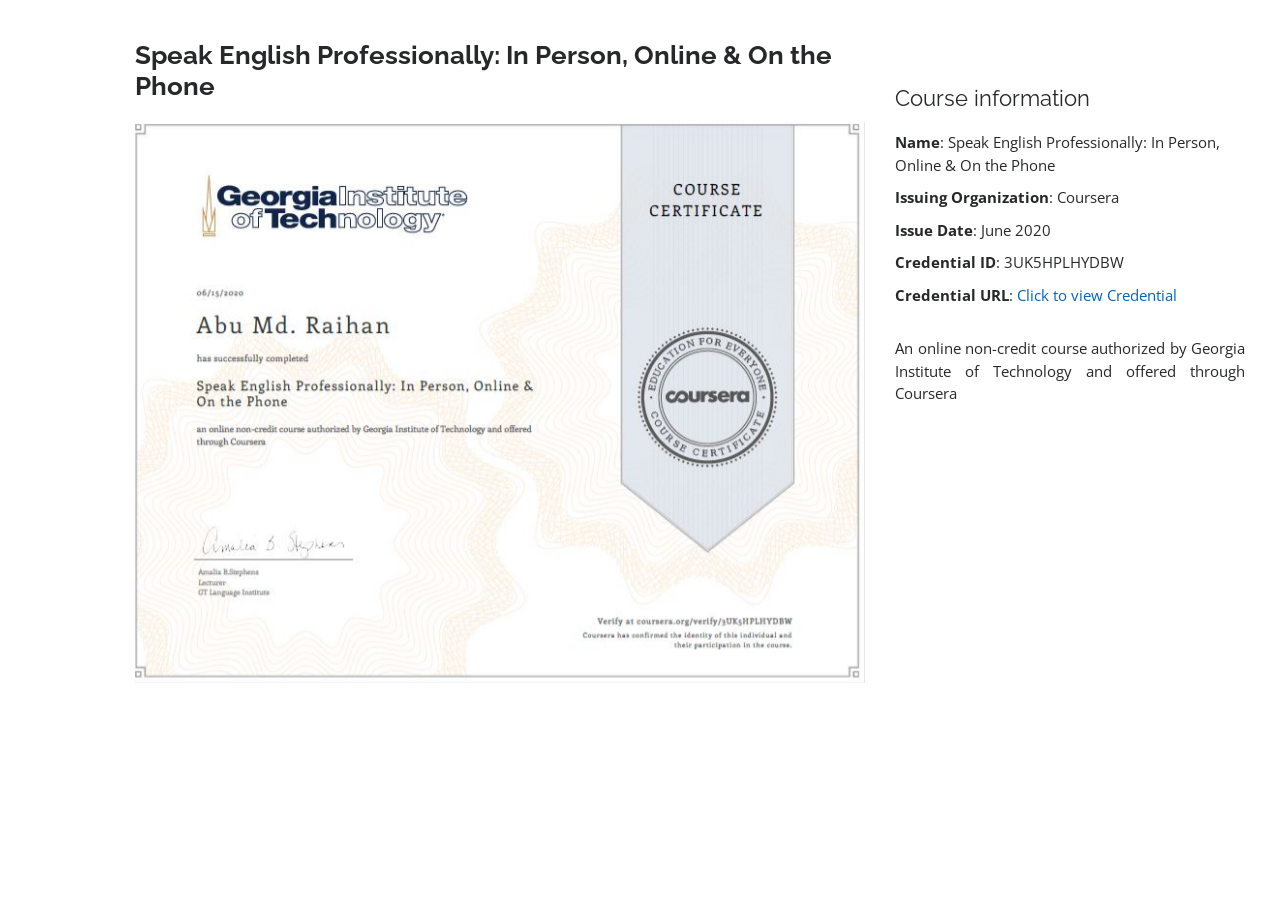
<file: english-details.html>
<!DOCTYPE html>
<html lang="en">

<head>
  <meta charset="utf-8">
  <meta content="width=device-width, initial-scale=1.0" name="viewport">

  <title>Speak English Professionally: In Person, Online & On the Phone</title>
  <meta content="" name="descriptison">
  <meta content="" name="keywords">

  <!-- Favicons -->
  <link href="assets/img/favicon.png" rel="icon">
  <link href="assets/img/apple-touch-icon.png" rel="apple-touch-icon">

  <!-- Google Fonts -->
  <link href="https://fonts.googleapis.com/css?family=Open+Sans:300,300i,400,400i,600,600i,700,700i|Raleway:300,300i,400,400i,500,500i,600,600i,700,700i|Poppins:300,300i,400,400i,500,500i,600,600i,700,700i" rel="stylesheet">

  <!-- Vendor CSS Files -->
  <link href="assets/vendor/bootstrap/css/bootstrap.min.css" rel="stylesheet">
  <link href="assets/vendor/icofont/icofont.min.css" rel="stylesheet">
  <link href="assets/vendor/boxicons/css/boxicons.min.css" rel="stylesheet">
  <link href="assets/vendor/venobox/venobox.css" rel="stylesheet">
  <link href="assets/vendor/owl.carousel/assets/owl.carousel.min.css" rel="stylesheet">
  <link href="assets/vendor/aos/aos.css" rel="stylesheet">

  <!-- Template Main CSS File -->
  <link href="assets/css/style.css" rel="stylesheet">

  <!-- =======================================================
  * Template Name: MyResume - v2.1.0
  * Template URL: https://bootstrapmade.com/free-html-bootstrap-template-my-resume/
  * Author: BootstrapMade.com
  * License: https://bootstrapmade.com/license/
  ======================================================== -->
</head>

<body>

  <main id="main">

    <!-- ======= Portfolio Details ======= -->
    <section id="portfolio-details" class="portfolio-details">
      <div class="container" data-aos="fade-up">

        <div class="row">

          <div class="col-lg-8">
            <h2 class="portfolio-title">Speak English Professionally: In Person, Online & On the Phone</h2>
            <div class="owl-carousel portfolio-details-carousel">
              <img src="assets/img/portfolio/english.JPG" class="img-fluid" alt="">
            </div>
          </div>

          <div class="col-lg-4 portfolio-info">
            <h3>Course information</h3>
            <ul>
              <li><strong>Name</strong>: Speak English Professionally: In Person, Online & On the Phone</li>
              <li><strong>Issuing Organization</strong>: Coursera</li>
              <li><strong>Issue Date</strong>: June 2020</li>
              <li><strong>Credential ID</strong>: 3UK5HPLHYDBW</li>
              <li><strong>Credential URL</strong>: <a href="https://www.coursera.org/account/accomplishments/certificate/3UK5HPLHYDBW" target="_blank">Click to view Credential</a></li>
            </ul>

            <p align="justify">
              An online non-credit course authorized by Georgia Institute of Technology and offered
              through Coursera

            </p>
          </div>

        </div>

      </div>
    </section><!-- End Portfolio Details -->

  </main><!-- End #main -->

  <a href="#" class="back-to-top"><i class="bx bx-up-arrow-alt"></i></a>
  <div id="preloader"></div>

  <!-- Vendor JS Files -->
  <script src="assets/vendor/jquery/jquery.min.js"></script>
  <script src="assets/vendor/bootstrap/js/bootstrap.bundle.min.js"></script>
  <script src="assets/vendor/jquery.easing/jquery.easing.min.js"></script>
  <script src="assets/vendor/php-email-form/validate.js"></script>
  <script src="assets/vendor/waypoints/jquery.waypoints.min.js"></script>
  <script src="assets/vendor/counterup/counterup.min.js"></script>
  <script src="assets/vendor/isotope-layout/isotope.pkgd.min.js"></script>
  <script src="assets/vendor/venobox/venobox.min.js"></script>
  <script src="assets/vendor/owl.carousel/owl.carousel.min.js"></script>
  <script src="assets/vendor/typed.js/typed.min.js"></script>
  <script src="assets/vendor/aos/aos.js"></script>

  <!-- Template Main JS File -->
  <script src="assets/js/main.js"></script>

</body>

</html>
</file>
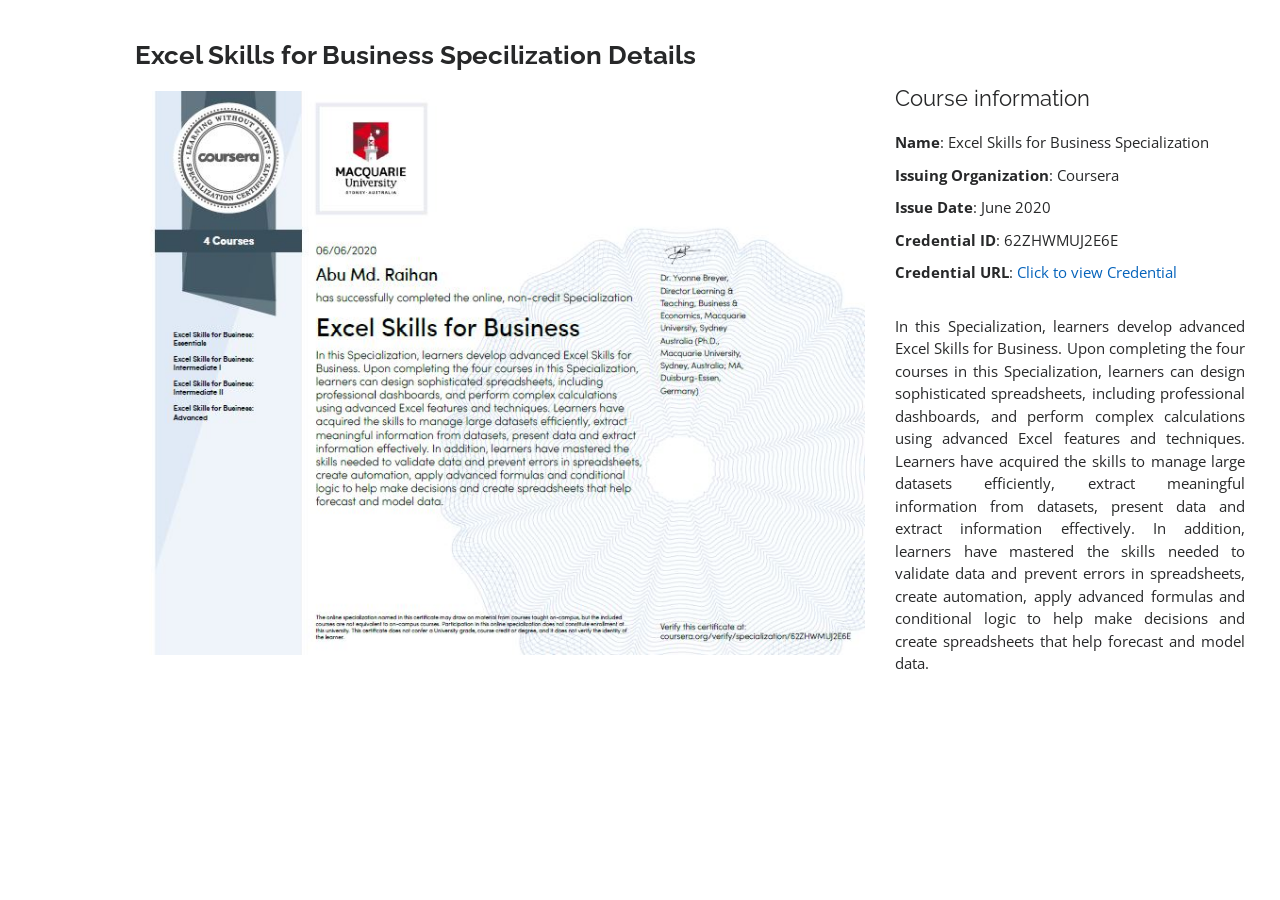
<file: excel-details.html>
<!DOCTYPE html>
<html lang="en">

<head>
  <meta charset="utf-8">
  <meta content="width=device-width, initial-scale=1.0" name="viewport">

  <title>Excel Skills for Business Specilization</title>
  <meta content="" name="descriptison">
  <meta content="" name="keywords">

  <!-- Favicons -->
  <link href="assets/img/favicon.png" rel="icon">
  <link href="assets/img/apple-touch-icon.png" rel="apple-touch-icon">

  <!-- Google Fonts -->
  <link href="https://fonts.googleapis.com/css?family=Open+Sans:300,300i,400,400i,600,600i,700,700i|Raleway:300,300i,400,400i,500,500i,600,600i,700,700i|Poppins:300,300i,400,400i,500,500i,600,600i,700,700i" rel="stylesheet">

  <!-- Vendor CSS Files -->
  <link href="assets/vendor/bootstrap/css/bootstrap.min.css" rel="stylesheet">
  <link href="assets/vendor/icofont/icofont.min.css" rel="stylesheet">
  <link href="assets/vendor/boxicons/css/boxicons.min.css" rel="stylesheet">
  <link href="assets/vendor/venobox/venobox.css" rel="stylesheet">
  <link href="assets/vendor/owl.carousel/assets/owl.carousel.min.css" rel="stylesheet">
  <link href="assets/vendor/aos/aos.css" rel="stylesheet">

  <!-- Template Main CSS File -->
  <link href="assets/css/style.css" rel="stylesheet">

  <!-- =======================================================
  * Template Name: MyResume - v2.1.0
  * Template URL: https://bootstrapmade.com/free-html-bootstrap-template-my-resume/
  * Author: BootstrapMade.com
  * License: https://bootstrapmade.com/license/
  ======================================================== -->
</head>

<body>

  <main id="main">

    <!-- ======= Portfolio Details ======= -->
    <section id="portfolio-details" class="portfolio-details">
      <div class="container" data-aos="fade-up">

        <div class="row">

          <div class="col-lg-8">
            <h2 class="portfolio-title">Excel Skills for Business Specilization Details</h2>
            <div class="owl-carousel portfolio-details-carousel">
              <img src="assets/img/portfolio/excel.JPG" class="img-fluid" alt="">
            </div>
          </div>

          <div class="col-lg-4 portfolio-info">
            <h3>Course information</h3>
            <ul>
              <li><strong>Name</strong>: Excel Skills for Business Specialization</li>
              <li><strong>Issuing Organization</strong>: Coursera</li>
              <li><strong>Issue Date</strong>: June 2020</li>
              <li><strong>Credential ID</strong>: 62ZHWMUJ2E6E</li>
              <li><strong>Credential URL</strong>: <a href="https://www.coursera.org/account/accomplishments/specialization/certificate/62ZHWMUJ2E6E" target="_blank">Click to view Credential</a></li>
            </ul>

            <p align="justify">
              In this Specialization, learners develop advanced Excel Skills for
              Business. Upon completing the four courses in this Specialization,
              learners can design sophisticated spreadsheets, including
              professional dashboards, and perform complex calculations
              using advanced Excel features and techniques. Learners have
              acquired the skills to manage large datasets efficiently, extract
              meaningful information from datasets, present data and extract
              information effectively. In addition, learners have mastered the
              skills needed to validate data and prevent errors in spreadsheets,
              create automation, apply advanced formulas and conditional
              logic to help make decisions and create spreadsheets that help
              forecast and model data.
            </p>
          </div>

        </div>

      </div>
    </section><!-- End Portfolio Details -->

  </main><!-- End #main -->

  <a href="#" class="back-to-top"><i class="bx bx-up-arrow-alt"></i></a>
  <div id="preloader"></div>

  <!-- Vendor JS Files -->
  <script src="assets/vendor/jquery/jquery.min.js"></script>
  <script src="assets/vendor/bootstrap/js/bootstrap.bundle.min.js"></script>
  <script src="assets/vendor/jquery.easing/jquery.easing.min.js"></script>
  <script src="assets/vendor/php-email-form/validate.js"></script>
  <script src="assets/vendor/waypoints/jquery.waypoints.min.js"></script>
  <script src="assets/vendor/counterup/counterup.min.js"></script>
  <script src="assets/vendor/isotope-layout/isotope.pkgd.min.js"></script>
  <script src="assets/vendor/venobox/venobox.min.js"></script>
  <script src="assets/vendor/owl.carousel/owl.carousel.min.js"></script>
  <script src="assets/vendor/typed.js/typed.min.js"></script>
  <script src="assets/vendor/aos/aos.js"></script>

  <!-- Template Main JS File -->
  <script src="assets/js/main.js"></script>

</body>

</html>
</file>
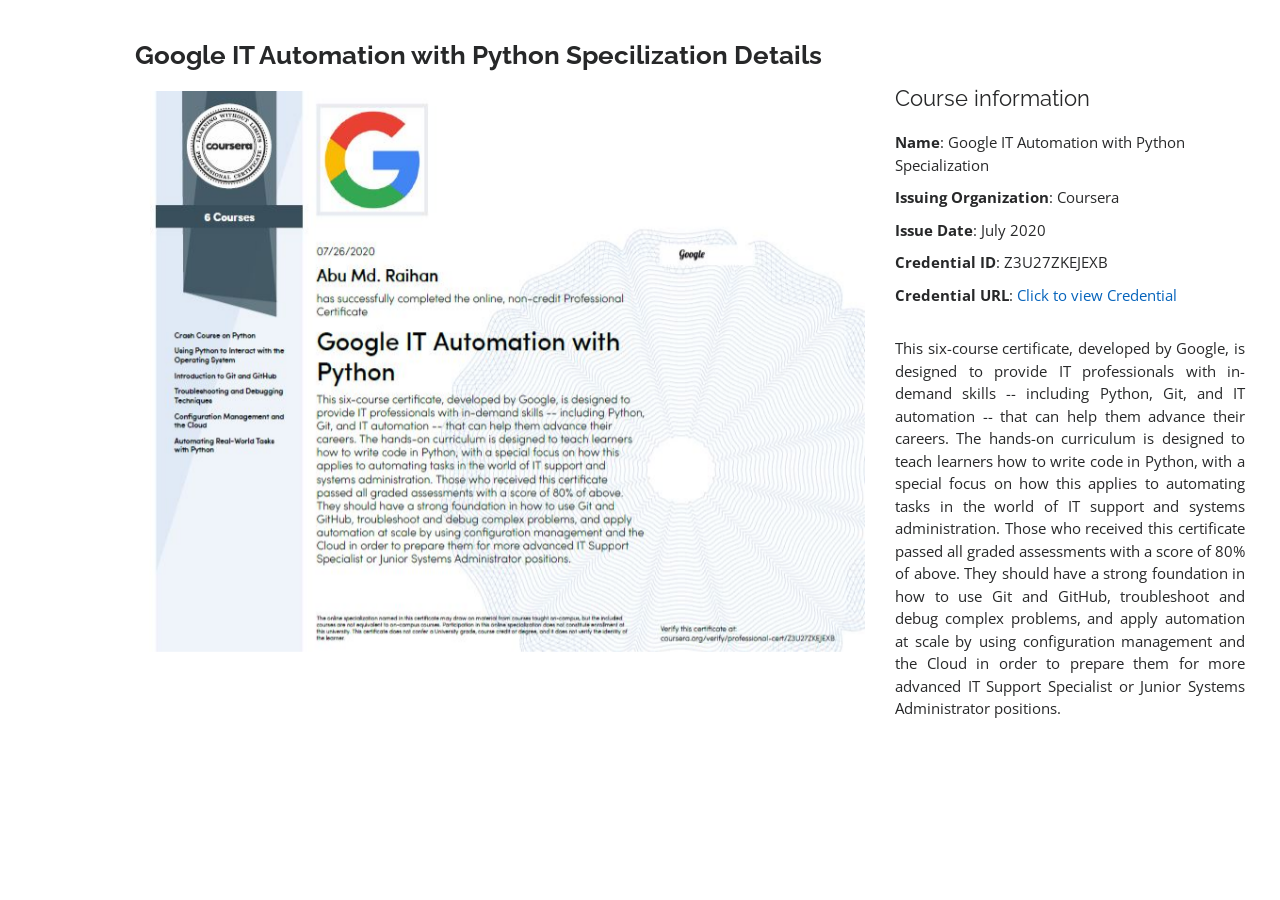
<file: google-details.html>
<!DOCTYPE html>
<html lang="en">

<head>
  <meta charset="utf-8">
  <meta content="width=device-width, initial-scale=1.0" name="viewport">

  <title>Google IT Automation with Python Specilization</title>
  <meta content="" name="descriptison">
  <meta content="" name="keywords">

  <!-- Favicons -->
  <link href="assets/img/favicon.png" rel="icon">
  <link href="assets/img/apple-touch-icon.png" rel="apple-touch-icon">

  <!-- Google Fonts -->
  <link href="https://fonts.googleapis.com/css?family=Open+Sans:300,300i,400,400i,600,600i,700,700i|Raleway:300,300i,400,400i,500,500i,600,600i,700,700i|Poppins:300,300i,400,400i,500,500i,600,600i,700,700i" rel="stylesheet">

  <!-- Vendor CSS Files -->
  <link href="assets/vendor/bootstrap/css/bootstrap.min.css" rel="stylesheet">
  <link href="assets/vendor/icofont/icofont.min.css" rel="stylesheet">
  <link href="assets/vendor/boxicons/css/boxicons.min.css" rel="stylesheet">
  <link href="assets/vendor/venobox/venobox.css" rel="stylesheet">
  <link href="assets/vendor/owl.carousel/assets/owl.carousel.min.css" rel="stylesheet">
  <link href="assets/vendor/aos/aos.css" rel="stylesheet">

  <!-- Template Main CSS File -->
  <link href="assets/css/style.css" rel="stylesheet">

  <!-- =======================================================
  * Template Name: MyResume - v2.1.0
  * Template URL: https://bootstrapmade.com/free-html-bootstrap-template-my-resume/
  * Author: BootstrapMade.com
  * License: https://bootstrapmade.com/license/
  ======================================================== -->
</head>

<body>

  <main id="main">

    <!-- ======= Portfolio Details ======= -->
    <section id="portfolio-details" class="portfolio-details">
      <div class="container" data-aos="fade-up">

        <div class="row">

          <div class="col-lg-8">
            <h2 class="portfolio-title">Google IT Automation with Python Specilization Details</h2>
            <div class="owl-carousel portfolio-details-carousel">
              <img src="assets/img/portfolio/google.JPG" class="img-fluid" alt="">
            </div>
          </div>

          <div class="col-lg-4 portfolio-info">
            <h3>Course information</h3>
            <ul>
              <li><strong>Name</strong>: Google IT Automation with Python Specialization</li>
              <li><strong>Issuing Organization</strong>: Coursera</li>
              <li><strong>Issue Date</strong>: July 2020</li>
              <li><strong>Credential ID</strong>: Z3U27ZKEJEXB</li>
              <li><strong>Credential URL</strong>: <a href="https://www.coursera.org/account/accomplishments/specialization/certificate/Z3U27ZKEJEXB" target="_blank">Click to view Credential</a></li>
            </ul>

            <p align="justify">
              This six-course certificate, developed by Google, is designed to
              provide IT professionals with in-demand skills -- including Python,
              Git, and IT automation -- that can help them advance their
              careers. The hands-on curriculum is designed to teach learners
              how to write code in Python, with a special focus on how this
              applies to automating tasks in the world of IT support and
              systems administration. Those who received this certificate
              passed all graded assessments with a score of 80% of above.
              They should have a strong foundation in how to use Git and
              GitHub, troubleshoot and debug complex problems, and apply
              automation at scale by using configuration management and the
              Cloud in order to prepare them for more advanced IT Support
              Specialist or Junior Systems Administrator positions.
            </p>
          </div>

        </div>

      </div>
    </section><!-- End Portfolio Details -->

  </main><!-- End #main -->

  <a href="#" class="back-to-top"><i class="bx bx-up-arrow-alt"></i></a>
  <div id="preloader"></div>

  <!-- Vendor JS Files -->
  <script src="assets/vendor/jquery/jquery.min.js"></script>
  <script src="assets/vendor/bootstrap/js/bootstrap.bundle.min.js"></script>
  <script src="assets/vendor/jquery.easing/jquery.easing.min.js"></script>
  <script src="assets/vendor/php-email-form/validate.js"></script>
  <script src="assets/vendor/waypoints/jquery.waypoints.min.js"></script>
  <script src="assets/vendor/counterup/counterup.min.js"></script>
  <script src="assets/vendor/isotope-layout/isotope.pkgd.min.js"></script>
  <script src="assets/vendor/venobox/venobox.min.js"></script>
  <script src="assets/vendor/owl.carousel/owl.carousel.min.js"></script>
  <script src="assets/vendor/typed.js/typed.min.js"></script>
  <script src="assets/vendor/aos/aos.js"></script>

  <!-- Template Main JS File -->
  <script src="assets/js/main.js"></script>

</body>

</html>
</file>
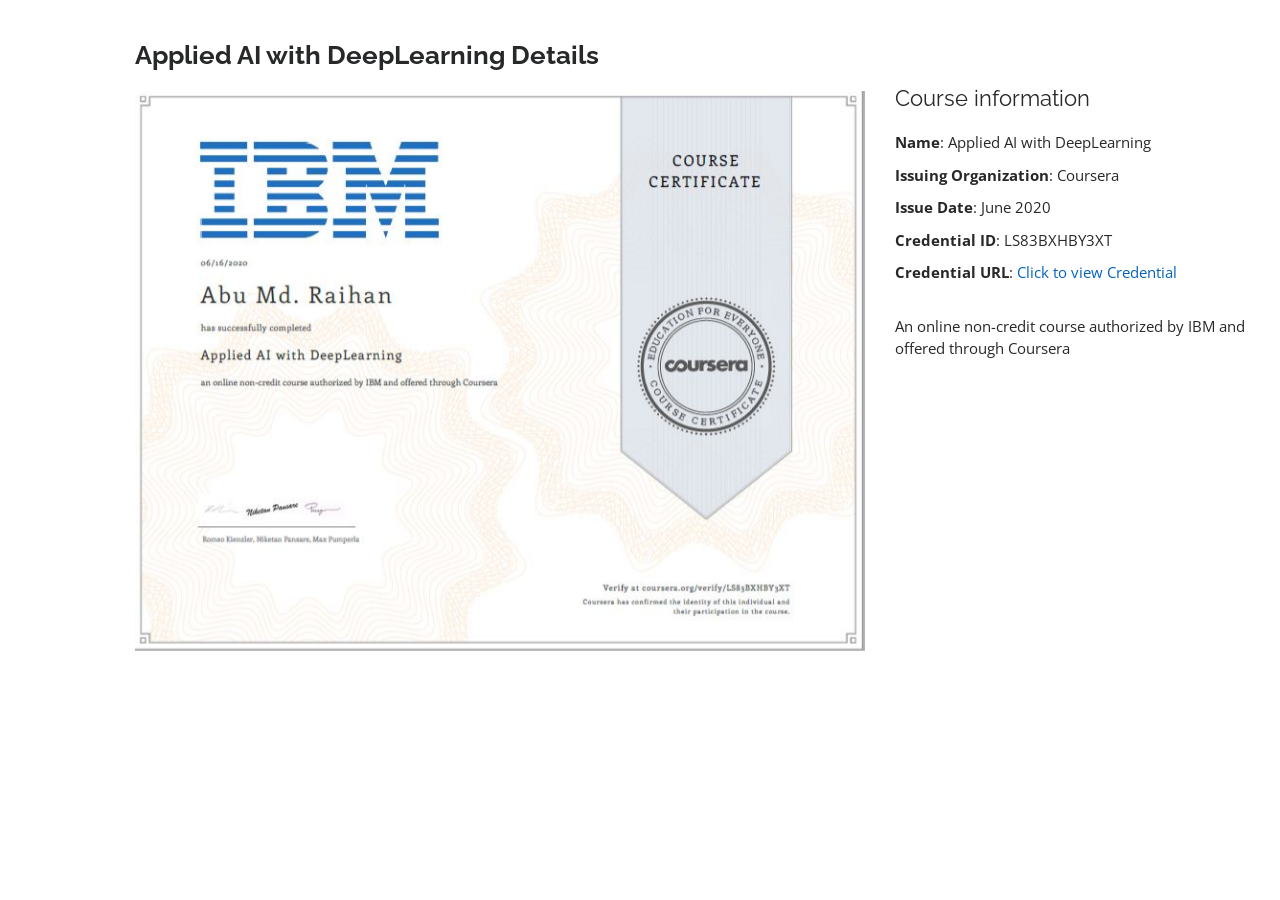
<file: ibm-ai-details.html>
<!DOCTYPE html>
<html lang="en">

<head>
  <meta charset="utf-8">
  <meta content="width=device-width, initial-scale=1.0" name="viewport">

  <title>Applied AI with DeepLearning</title>
  <meta content="" name="descriptison">
  <meta content="" name="keywords">

  <!-- Favicons -->
  <link href="assets/img/favicon.png" rel="icon">
  <link href="assets/img/apple-touch-icon.png" rel="apple-touch-icon">

  <!-- Google Fonts -->
  <link href="https://fonts.googleapis.com/css?family=Open+Sans:300,300i,400,400i,600,600i,700,700i|Raleway:300,300i,400,400i,500,500i,600,600i,700,700i|Poppins:300,300i,400,400i,500,500i,600,600i,700,700i" rel="stylesheet">

  <!-- Vendor CSS Files -->
  <link href="assets/vendor/bootstrap/css/bootstrap.min.css" rel="stylesheet">
  <link href="assets/vendor/icofont/icofont.min.css" rel="stylesheet">
  <link href="assets/vendor/boxicons/css/boxicons.min.css" rel="stylesheet">
  <link href="assets/vendor/venobox/venobox.css" rel="stylesheet">
  <link href="assets/vendor/owl.carousel/assets/owl.carousel.min.css" rel="stylesheet">
  <link href="assets/vendor/aos/aos.css" rel="stylesheet">

  <!-- Template Main CSS File -->
  <link href="assets/css/style.css" rel="stylesheet">

  <!-- =======================================================
  * Template Name: MyResume - v2.1.0
  * Template URL: https://bootstrapmade.com/free-html-bootstrap-template-my-resume/
  * Author: BootstrapMade.com
  * License: https://bootstrapmade.com/license/
  ======================================================== -->
</head>

<body>

  <main id="main">

    <!-- ======= Portfolio Details ======= -->
    <section id="portfolio-details" class="portfolio-details">
      <div class="container" data-aos="fade-up">

        <div class="row">

          <div class="col-lg-8">
            <h2 class="portfolio-title">Applied AI with DeepLearning Details</h2>
            <div class="owl-carousel portfolio-details-carousel">
              <img src="assets/img/portfolio/IBM-AI.JPG" class="img-fluid" alt="">
            </div>
          </div>

          <div class="col-lg-4 portfolio-info">
            <h3>Course information</h3>
            <ul>
              <li><strong>Name</strong>: Applied AI with DeepLearning</li>
              <li><strong>Issuing Organization</strong>: Coursera</li>
              <li><strong>Issue Date</strong>: June 2020</li>
              <li><strong>Credential ID</strong>: LS83BXHBY3XT</li>
              <li><strong>Credential URL</strong>: <a href="https://www.coursera.org/account/accomplishments/certificate/LS83BXHBY3XT" target="_blank">Click to view Credential</a></li>
            </ul>

            <p align="justify">
              An online non-credit course authorized by IBM and offered through Coursera
            </p>
          </div>

        </div>

      </div>
    </section><!-- End Portfolio Details -->

  </main><!-- End #main -->

  <a href="#" class="back-to-top"><i class="bx bx-up-arrow-alt"></i></a>
  <div id="preloader"></div>

  <!-- Vendor JS Files -->
  <script src="assets/vendor/jquery/jquery.min.js"></script>
  <script src="assets/vendor/bootstrap/js/bootstrap.bundle.min.js"></script>
  <script src="assets/vendor/jquery.easing/jquery.easing.min.js"></script>
  <script src="assets/vendor/php-email-form/validate.js"></script>
  <script src="assets/vendor/waypoints/jquery.waypoints.min.js"></script>
  <script src="assets/vendor/counterup/counterup.min.js"></script>
  <script src="assets/vendor/isotope-layout/isotope.pkgd.min.js"></script>
  <script src="assets/vendor/venobox/venobox.min.js"></script>
  <script src="assets/vendor/owl.carousel/owl.carousel.min.js"></script>
  <script src="assets/vendor/typed.js/typed.min.js"></script>
  <script src="assets/vendor/aos/aos.js"></script>

  <!-- Template Main JS File -->
  <script src="assets/js/main.js"></script>

</body>

</html>
</file>
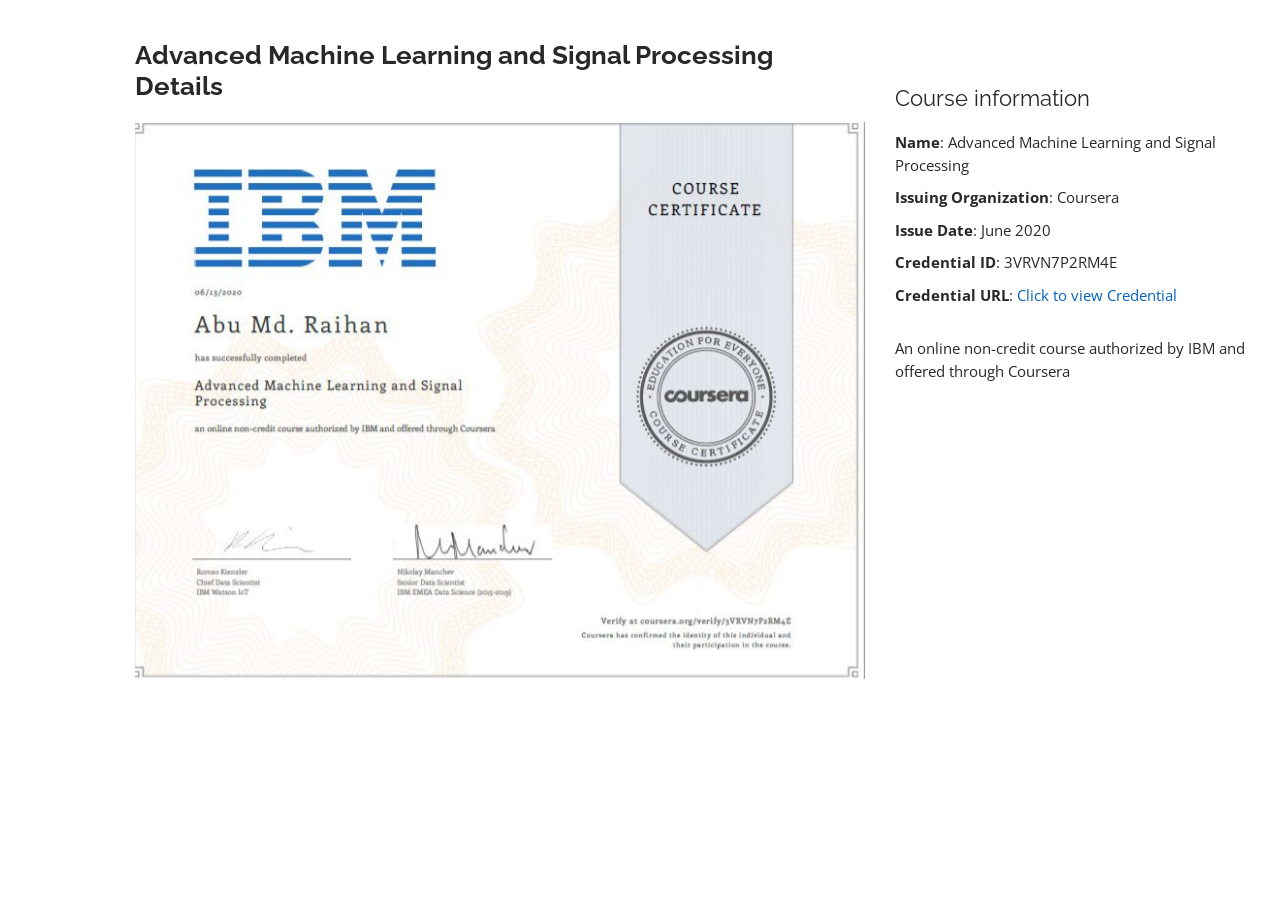
<file: ibm-machine-details.html>
<!DOCTYPE html>
<html lang="en">

<head>
  <meta charset="utf-8">
  <meta content="width=device-width, initial-scale=1.0" name="viewport">

  <title>Deep Learning Specilization</title>
  <meta content="" name="descriptison">
  <meta content="" name="keywords">

  <!-- Favicons -->
  <link href="assets/img/favicon.png" rel="icon">
  <link href="assets/img/apple-touch-icon.png" rel="apple-touch-icon">

  <!-- Google Fonts -->
  <link href="https://fonts.googleapis.com/css?family=Open+Sans:300,300i,400,400i,600,600i,700,700i|Raleway:300,300i,400,400i,500,500i,600,600i,700,700i|Poppins:300,300i,400,400i,500,500i,600,600i,700,700i" rel="stylesheet">

  <!-- Vendor CSS Files -->
  <link href="assets/vendor/bootstrap/css/bootstrap.min.css" rel="stylesheet">
  <link href="assets/vendor/icofont/icofont.min.css" rel="stylesheet">
  <link href="assets/vendor/boxicons/css/boxicons.min.css" rel="stylesheet">
  <link href="assets/vendor/venobox/venobox.css" rel="stylesheet">
  <link href="assets/vendor/owl.carousel/assets/owl.carousel.min.css" rel="stylesheet">
  <link href="assets/vendor/aos/aos.css" rel="stylesheet">

  <!-- Template Main CSS File -->
  <link href="assets/css/style.css" rel="stylesheet">

  <!-- =======================================================
  * Template Name: MyResume - v2.1.0
  * Template URL: https://bootstrapmade.com/free-html-bootstrap-template-my-resume/
  * Author: BootstrapMade.com
  * License: https://bootstrapmade.com/license/
  ======================================================== -->
</head>

<body>

  <main id="main">

    <!-- ======= Portfolio Details ======= -->
    <section id="portfolio-details" class="portfolio-details">
      <div class="container" data-aos="fade-up">

        <div class="row">

          <div class="col-lg-8">
            <h2 class="portfolio-title">Advanced Machine Learning and Signal Processing Details</h2>
            <div class="owl-carousel portfolio-details-carousel">
              <img src="assets/img/portfolio/IBM-machine.JPG" class="img-fluid" alt="">
            </div>
          </div>

          <div class="col-lg-4 portfolio-info">
            <h3>Course information</h3>
            <ul>
              <li><strong>Name</strong>: Advanced Machine Learning and Signal Processing</li>
              <li><strong>Issuing Organization</strong>: Coursera</li>
              <li><strong>Issue Date</strong>: June 2020</li>
              <li><strong>Credential ID</strong>: 3VRVN7P2RM4E</li>
              <li><strong>Credential URL</strong>: <a href="https://www.coursera.org/account/accomplishments/certificate/3VRVN7P2RM4E" target="_blank">Click to view Credential</a></li>
            </ul>

            <p align="justify">
              An online non-credit course authorized by IBM and offered through Coursera
            </p>
          </div>

        </div>

      </div>
    </section><!-- End Portfolio Details -->

  </main><!-- End #main -->

  <a href="#" class="back-to-top"><i class="bx bx-up-arrow-alt"></i></a>
  <div id="preloader"></div>

  <!-- Vendor JS Files -->
  <script src="assets/vendor/jquery/jquery.min.js"></script>
  <script src="assets/vendor/bootstrap/js/bootstrap.bundle.min.js"></script>
  <script src="assets/vendor/jquery.easing/jquery.easing.min.js"></script>
  <script src="assets/vendor/php-email-form/validate.js"></script>
  <script src="assets/vendor/waypoints/jquery.waypoints.min.js"></script>
  <script src="assets/vendor/counterup/counterup.min.js"></script>
  <script src="assets/vendor/isotope-layout/isotope.pkgd.min.js"></script>
  <script src="assets/vendor/venobox/venobox.min.js"></script>
  <script src="assets/vendor/owl.carousel/owl.carousel.min.js"></script>
  <script src="assets/vendor/typed.js/typed.min.js"></script>
  <script src="assets/vendor/aos/aos.js"></script>

  <!-- Template Main JS File -->
  <script src="assets/js/main.js"></script>

</body>

</html>
</file>
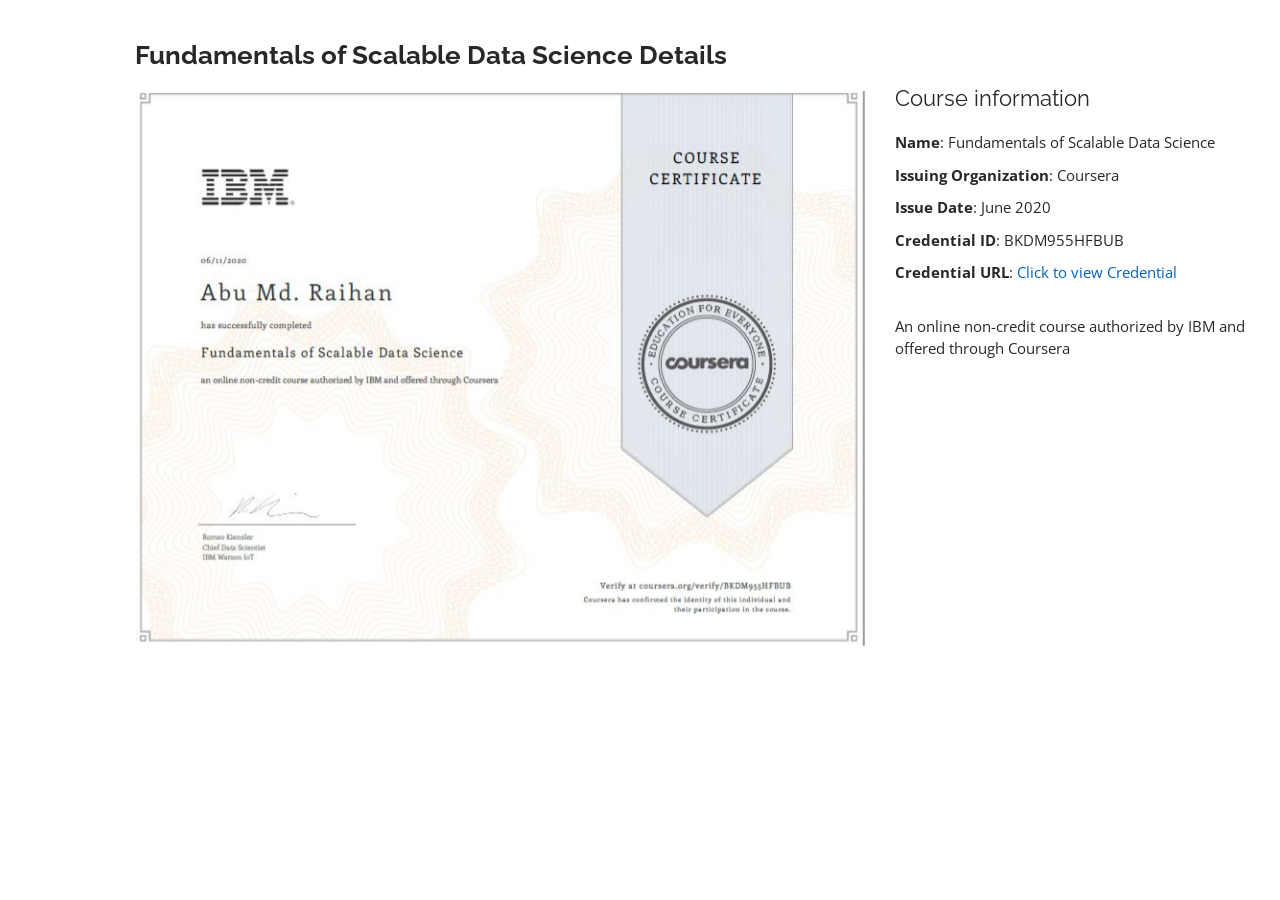
<file: ibm-scale-details.html>
<!DOCTYPE html>
<html lang="en">

<head>
  <meta charset="utf-8">
  <meta content="width=device-width, initial-scale=1.0" name="viewport">

  <title>Deep Learning Specilization</title>
  <meta content="" name="descriptison">
  <meta content="" name="keywords">

  <!-- Favicons -->
  <link href="assets/img/favicon.png" rel="icon">
  <link href="assets/img/apple-touch-icon.png" rel="apple-touch-icon">

  <!-- Google Fonts -->
  <link href="https://fonts.googleapis.com/css?family=Open+Sans:300,300i,400,400i,600,600i,700,700i|Raleway:300,300i,400,400i,500,500i,600,600i,700,700i|Poppins:300,300i,400,400i,500,500i,600,600i,700,700i" rel="stylesheet">

  <!-- Vendor CSS Files -->
  <link href="assets/vendor/bootstrap/css/bootstrap.min.css" rel="stylesheet">
  <link href="assets/vendor/icofont/icofont.min.css" rel="stylesheet">
  <link href="assets/vendor/boxicons/css/boxicons.min.css" rel="stylesheet">
  <link href="assets/vendor/venobox/venobox.css" rel="stylesheet">
  <link href="assets/vendor/owl.carousel/assets/owl.carousel.min.css" rel="stylesheet">
  <link href="assets/vendor/aos/aos.css" rel="stylesheet">

  <!-- Template Main CSS File -->
  <link href="assets/css/style.css" rel="stylesheet">

  <!-- =======================================================
  * Template Name: MyResume - v2.1.0
  * Template URL: https://bootstrapmade.com/free-html-bootstrap-template-my-resume/
  * Author: BootstrapMade.com
  * License: https://bootstrapmade.com/license/
  ======================================================== -->
</head>

<body>

  <main id="main">

    <!-- ======= Portfolio Details ======= -->
    <section id="portfolio-details" class="portfolio-details">
      <div class="container" data-aos="fade-up">

        <div class="row">

          <div class="col-lg-8">
            <h2 class="portfolio-title">Fundamentals of Scalable Data Science Details</h2>
            <div class="owl-carousel portfolio-details-carousel">
              <img src="assets/img/portfolio/IBM-scale.JPG" class="img-fluid" alt="">
            </div>
          </div>

          <div class="col-lg-4 portfolio-info">
            <h3>Course information</h3>
            <ul>
              <li><strong>Name</strong>: Fundamentals of Scalable Data Science</li>
              <li><strong>Issuing Organization</strong>: Coursera</li>
              <li><strong>Issue Date</strong>: June 2020</li>
              <li><strong>Credential ID</strong>: BKDM955HFBUB</li>
              <li><strong>Credential URL</strong>: <a href="https://www.coursera.org/account/accomplishments/certificate/BKDM955HFBUB" target="_blank">Click to view Credential</a></li>
            </ul>

            <p align="justify">
              An online non-credit course authorized by IBM and offered through Coursera
            </p>
          </div>

        </div>

      </div>
    </section><!-- End Portfolio Details -->

  </main><!-- End #main -->

  <a href="#" class="back-to-top"><i class="bx bx-up-arrow-alt"></i></a>
  <div id="preloader"></div>

  <!-- Vendor JS Files -->
  <script src="assets/vendor/jquery/jquery.min.js"></script>
  <script src="assets/vendor/bootstrap/js/bootstrap.bundle.min.js"></script>
  <script src="assets/vendor/jquery.easing/jquery.easing.min.js"></script>
  <script src="assets/vendor/php-email-form/validate.js"></script>
  <script src="assets/vendor/waypoints/jquery.waypoints.min.js"></script>
  <script src="assets/vendor/counterup/counterup.min.js"></script>
  <script src="assets/vendor/isotope-layout/isotope.pkgd.min.js"></script>
  <script src="assets/vendor/venobox/venobox.min.js"></script>
  <script src="assets/vendor/owl.carousel/owl.carousel.min.js"></script>
  <script src="assets/vendor/typed.js/typed.min.js"></script>
  <script src="assets/vendor/aos/aos.js"></script>

  <!-- Template Main JS File -->
  <script src="assets/js/main.js"></script>

</body>

</html>
</file>
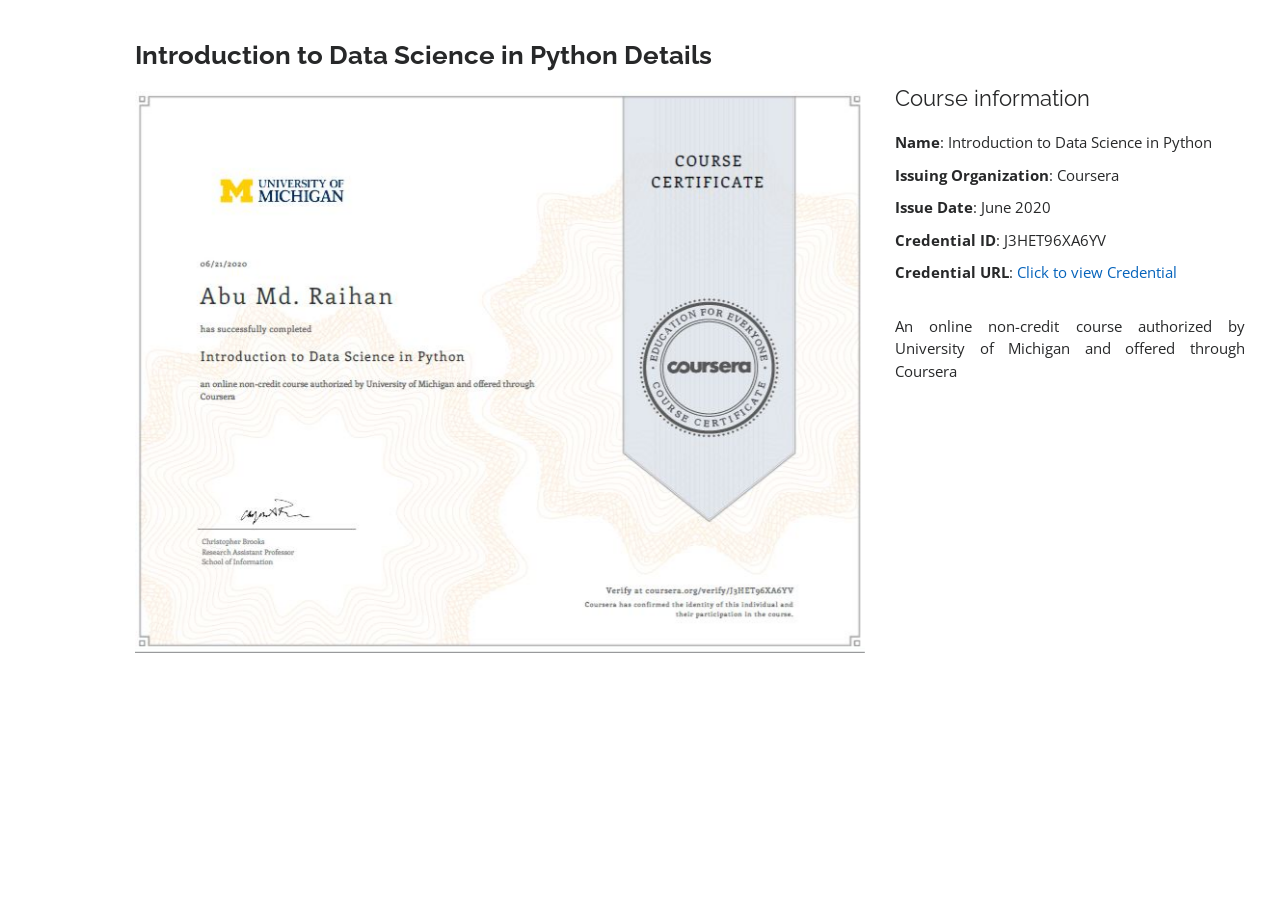
<file: michigan-data-details.html>
<!DOCTYPE html>
<html lang="en">

<head>
  <meta charset="utf-8">
  <meta content="width=device-width, initial-scale=1.0" name="viewport">

  <title>Deep Learning Specilization</title>
  <meta content="" name="descriptison">
  <meta content="" name="keywords">

  <!-- Favicons -->
  <link href="assets/img/favicon.png" rel="icon">
  <link href="assets/img/apple-touch-icon.png" rel="apple-touch-icon">

  <!-- Google Fonts -->
  <link href="https://fonts.googleapis.com/css?family=Open+Sans:300,300i,400,400i,600,600i,700,700i|Raleway:300,300i,400,400i,500,500i,600,600i,700,700i|Poppins:300,300i,400,400i,500,500i,600,600i,700,700i" rel="stylesheet">

  <!-- Vendor CSS Files -->
  <link href="assets/vendor/bootstrap/css/bootstrap.min.css" rel="stylesheet">
  <link href="assets/vendor/icofont/icofont.min.css" rel="stylesheet">
  <link href="assets/vendor/boxicons/css/boxicons.min.css" rel="stylesheet">
  <link href="assets/vendor/venobox/venobox.css" rel="stylesheet">
  <link href="assets/vendor/owl.carousel/assets/owl.carousel.min.css" rel="stylesheet">
  <link href="assets/vendor/aos/aos.css" rel="stylesheet">

  <!-- Template Main CSS File -->
  <link href="assets/css/style.css" rel="stylesheet">

  <!-- =======================================================
  * Template Name: MyResume - v2.1.0
  * Template URL: https://bootstrapmade.com/free-html-bootstrap-template-my-resume/
  * Author: BootstrapMade.com
  * License: https://bootstrapmade.com/license/
  ======================================================== -->
</head>

<body>

  <main id="main">

    <!-- ======= Portfolio Details ======= -->
    <section id="portfolio-details" class="portfolio-details">
      <div class="container" data-aos="fade-up">

        <div class="row">

          <div class="col-lg-8">
            <h2 class="portfolio-title">Introduction to Data Science in Python Details</h2>
            <div class="owl-carousel portfolio-details-carousel">
              <img src="assets/img/portfolio/michigan-data.JPG" class="img-fluid" alt="">
            </div>
          </div>

          <div class="col-lg-4 portfolio-info">
            <h3>Course information</h3>
            <ul>
              <li><strong>Name</strong>: Introduction to Data Science in Python</li>
              <li><strong>Issuing Organization</strong>: Coursera</li>
              <li><strong>Issue Date</strong>: June 2020</li>
              <li><strong>Credential ID</strong>: J3HET96XA6YV</li>
              <li><strong>Credential URL</strong>: <a href="https://www.coursera.org/account/accomplishments/certificate/J3HET96XA6YV" target="_blank">Click to view Credential</a></li>
            </ul>

            <p align="justify">
              An online non-credit course authorized by University of Michigan and offered through
              Coursera
            </p>
          </div>

        </div>

      </div>
    </section><!-- End Portfolio Details -->

  </main><!-- End #main -->

  <a href="#" class="back-to-top"><i class="bx bx-up-arrow-alt"></i></a>
  <div id="preloader"></div>

  <!-- Vendor JS Files -->
  <script src="assets/vendor/jquery/jquery.min.js"></script>
  <script src="assets/vendor/bootstrap/js/bootstrap.bundle.min.js"></script>
  <script src="assets/vendor/jquery.easing/jquery.easing.min.js"></script>
  <script src="assets/vendor/php-email-form/validate.js"></script>
  <script src="assets/vendor/waypoints/jquery.waypoints.min.js"></script>
  <script src="assets/vendor/counterup/counterup.min.js"></script>
  <script src="assets/vendor/isotope-layout/isotope.pkgd.min.js"></script>
  <script src="assets/vendor/venobox/venobox.min.js"></script>
  <script src="assets/vendor/owl.carousel/owl.carousel.min.js"></script>
  <script src="assets/vendor/typed.js/typed.min.js"></script>
  <script src="assets/vendor/aos/aos.js"></script>

  <!-- Template Main JS File -->
  <script src="assets/js/main.js"></script>

</body>

</html>
</file>
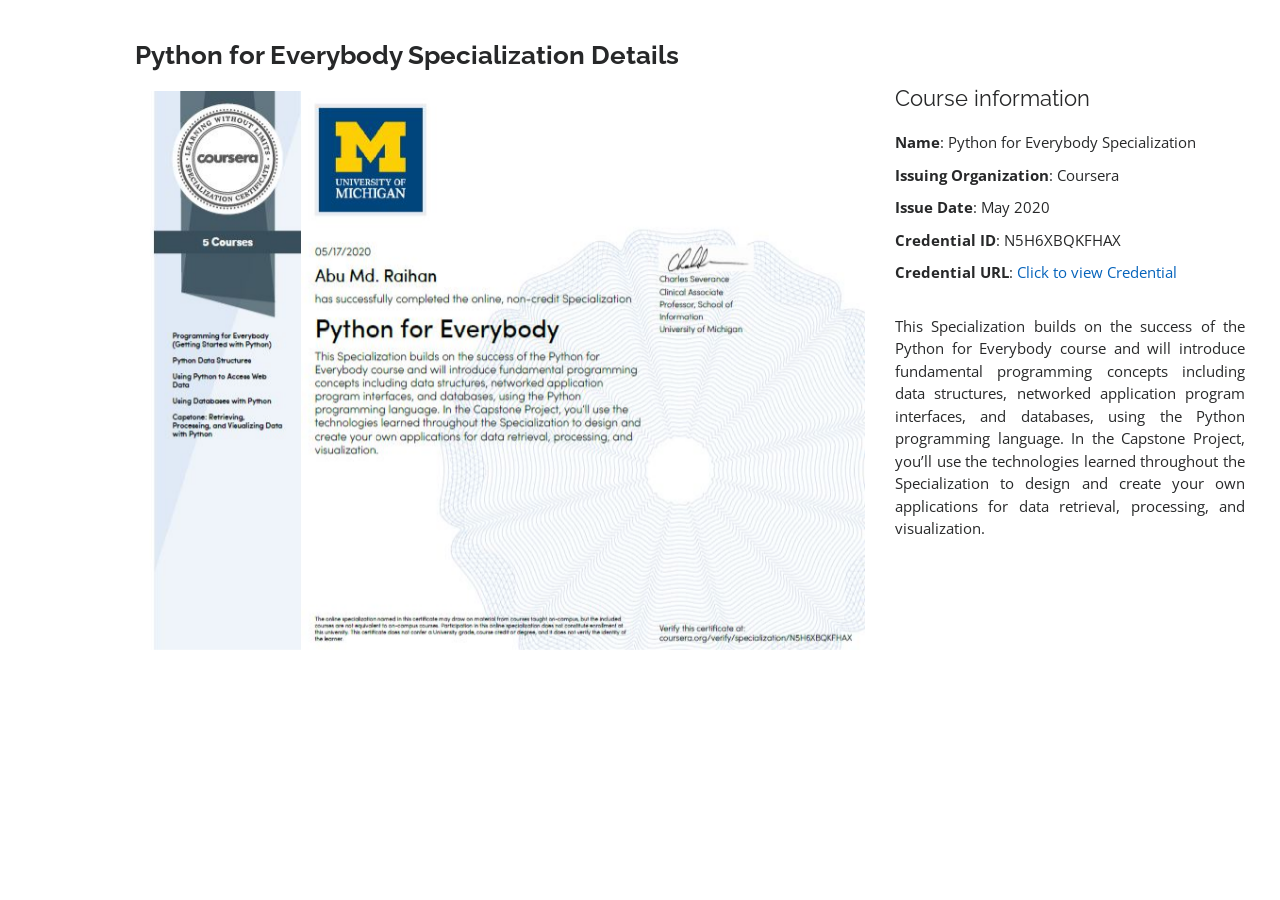
<file: python-details.html>
<!DOCTYPE html>
<html lang="en">

<head>
  <meta charset="utf-8">
  <meta content="width=device-width, initial-scale=1.0" name="viewport">

  <title>Python for Everybody Specialization</title>
  <meta content="" name="descriptison">
  <meta content="" name="keywords">

  <!-- Favicons -->
  <link href="assets/img/favicon.png" rel="icon">
  <link href="assets/img/apple-touch-icon.png" rel="apple-touch-icon">

  <!-- Google Fonts -->
  <link href="https://fonts.googleapis.com/css?family=Open+Sans:300,300i,400,400i,600,600i,700,700i|Raleway:300,300i,400,400i,500,500i,600,600i,700,700i|Poppins:300,300i,400,400i,500,500i,600,600i,700,700i" rel="stylesheet">

  <!-- Vendor CSS Files -->
  <link href="assets/vendor/bootstrap/css/bootstrap.min.css" rel="stylesheet">
  <link href="assets/vendor/icofont/icofont.min.css" rel="stylesheet">
  <link href="assets/vendor/boxicons/css/boxicons.min.css" rel="stylesheet">
  <link href="assets/vendor/venobox/venobox.css" rel="stylesheet">
  <link href="assets/vendor/owl.carousel/assets/owl.carousel.min.css" rel="stylesheet">
  <link href="assets/vendor/aos/aos.css" rel="stylesheet">

  <!-- Template Main CSS File -->
  <link href="assets/css/style.css" rel="stylesheet">

  <!-- =======================================================
  * Template Name: MyResume - v2.1.0
  * Template URL: https://bootstrapmade.com/free-html-bootstrap-template-my-resume/
  * Author: BootstrapMade.com
  * License: https://bootstrapmade.com/license/
  ======================================================== -->
</head>

<body>

  <main id="main">

    <!-- ======= Portfolio Details ======= -->
    <section id="portfolio-details" class="portfolio-details">
      <div class="container" data-aos="fade-up">

        <div class="row">

          <div class="col-lg-8">
            <h2 class="portfolio-title">Python for Everybody Specialization Details</h2>
            <div class="owl-carousel portfolio-details-carousel">
              <img src="assets/img/portfolio/python.JPG" class="img-fluid" alt="">
            </div>
          </div>

          <div class="col-lg-4 portfolio-info">
            <h3>Course information</h3>
            <ul>
              <li><strong>Name</strong>: Python for Everybody Specialization</li>
              <li><strong>Issuing Organization</strong>: Coursera</li>
              <li><strong>Issue Date</strong>: May 2020</li>
              <li><strong>Credential ID</strong>: N5H6XBQKFHAX</li>
              <li><strong>Credential URL</strong>: <a href="https://www.coursera.org/account/accomplishments/specialization/certificate/N5H6XBQKFHAX" target="_blank">Click to view Credential</a></li>
            </ul>

            <p align="justify">
              This Specialization builds on the success of the Python for
              Everybody course and will introduce fundamental programming
              concepts including data structures, networked application
              program interfaces, and databases, using the Python
              programming language. In the Capstone Project, you’ll use the
              technologies learned throughout the Specialization to design and
              create your own applications for data retrieval, processing, and
              visualization.
            </p>
          </div>

        </div>

      </div>
    </section><!-- End Portfolio Details -->

  </main><!-- End #main -->

  <a href="#" class="back-to-top"><i class="bx bx-up-arrow-alt"></i></a>
  <div id="preloader"></div>

  <!-- Vendor JS Files -->
  <script src="assets/vendor/jquery/jquery.min.js"></script>
  <script src="assets/vendor/bootstrap/js/bootstrap.bundle.min.js"></script>
  <script src="assets/vendor/jquery.easing/jquery.easing.min.js"></script>
  <script src="assets/vendor/php-email-form/validate.js"></script>
  <script src="assets/vendor/waypoints/jquery.waypoints.min.js"></script>
  <script src="assets/vendor/counterup/counterup.min.js"></script>
  <script src="assets/vendor/isotope-layout/isotope.pkgd.min.js"></script>
  <script src="assets/vendor/venobox/venobox.min.js"></script>
  <script src="assets/vendor/owl.carousel/owl.carousel.min.js"></script>
  <script src="assets/vendor/typed.js/typed.min.js"></script>
  <script src="assets/vendor/aos/aos.js"></script>

  <!-- Template Main JS File -->
  <script src="assets/js/main.js"></script>

</body>

</html>
</file>
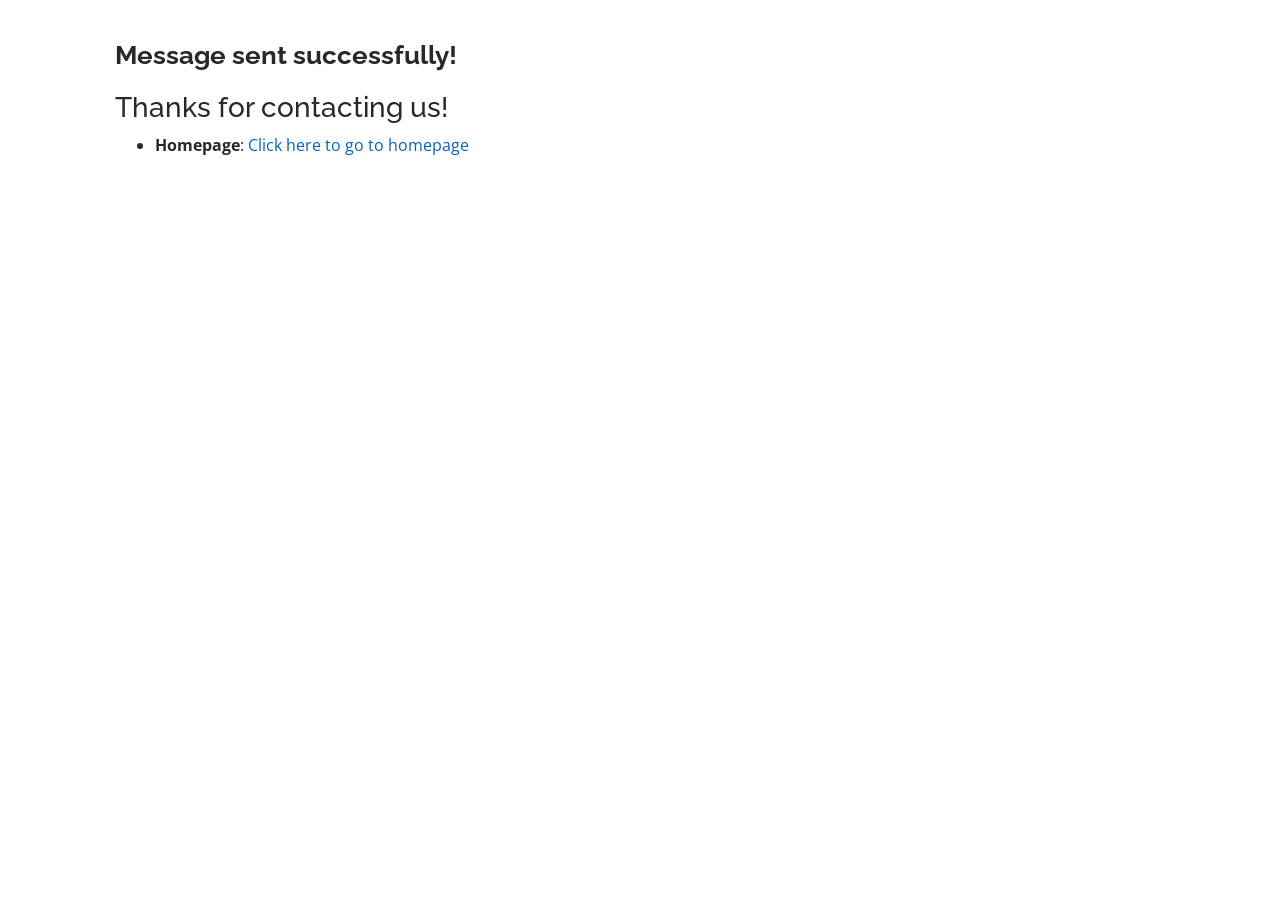
<file: success.html>
<!DOCTYPE html>
<html lang="en">

<head>
  <meta charset="utf-8">
  <meta content="width=device-width, initial-scale=1.0" name="viewport">

  <title>Deep Learning Specilization</title>
  <meta content="" name="descriptison">
  <meta content="" name="keywords">

  <!-- Favicons -->
  <link href="assets/img/favicon.png" rel="icon">
  <link href="assets/img/apple-touch-icon.png" rel="apple-touch-icon">

  <!-- Google Fonts -->
  <link href="https://fonts.googleapis.com/css?family=Open+Sans:300,300i,400,400i,600,600i,700,700i|Raleway:300,300i,400,400i,500,500i,600,600i,700,700i|Poppins:300,300i,400,400i,500,500i,600,600i,700,700i" rel="stylesheet">

  <!-- Vendor CSS Files -->
  <link href="assets/vendor/bootstrap/css/bootstrap.min.css" rel="stylesheet">
  <link href="assets/vendor/icofont/icofont.min.css" rel="stylesheet">
  <link href="assets/vendor/boxicons/css/boxicons.min.css" rel="stylesheet">
  <link href="assets/vendor/venobox/venobox.css" rel="stylesheet">
  <link href="assets/vendor/owl.carousel/assets/owl.carousel.min.css" rel="stylesheet">
  <link href="assets/vendor/aos/aos.css" rel="stylesheet">

  <!-- Template Main CSS File -->
  <link href="assets/css/style.css" rel="stylesheet">

  <!-- =======================================================
  * Template Name: MyResume - v2.1.0
  * Template URL: https://bootstrapmade.com/free-html-bootstrap-template-my-resume/
  * Author: BootstrapMade.com
  * License: https://bootstrapmade.com/license/
  ======================================================== -->
</head>

<body>

  <main id="main">

    <!-- ======= Portfolio Details ======= -->
    <section id="portfolio-details" class="portfolio-details">
      <div class="container-fluid" data-aos="fade-up">

        <div class="row">

          <div class="col-lg-12">
            <h2 class="portfolio-title">Message sent successfully!</h2>
             <h3>Thanks for contacting us!</h3>
            <ul>
              <li><strong>Homepage</strong>: <a href="https://raihan150.pythonanywhere.com">Click here to go to homepage</a></li>
            </ul>
          </div>

        </div>

      </div>
    </section><!-- End Portfolio Details -->

  </main><!-- End #main -->

  <a href="#" class="back-to-top"><i class="bx bx-up-arrow-alt"></i></a>
  <div id="preloader"></div>

  <!-- Vendor JS Files -->
  <script src="assets/vendor/jquery/jquery.min.js"></script>
  <script src="assets/vendor/bootstrap/js/bootstrap.bundle.min.js"></script>
  <script src="assets/vendor/jquery.easing/jquery.easing.min.js"></script>
  <script src="assets/vendor/php-email-form/validate.js"></script>
  <script src="assets/vendor/waypoints/jquery.waypoints.min.js"></script>
  <script src="assets/vendor/counterup/counterup.min.js"></script>
  <script src="assets/vendor/isotope-layout/isotope.pkgd.min.js"></script>
  <script src="assets/vendor/venobox/venobox.min.js"></script>
  <script src="assets/vendor/owl.carousel/owl.carousel.min.js"></script>
  <script src="assets/vendor/typed.js/typed.min.js"></script>
  <script src="assets/vendor/aos/aos.js"></script>

  <!-- Template Main JS File -->
  <script src="assets/js/main.js"></script>

</body>

</html>
</file>
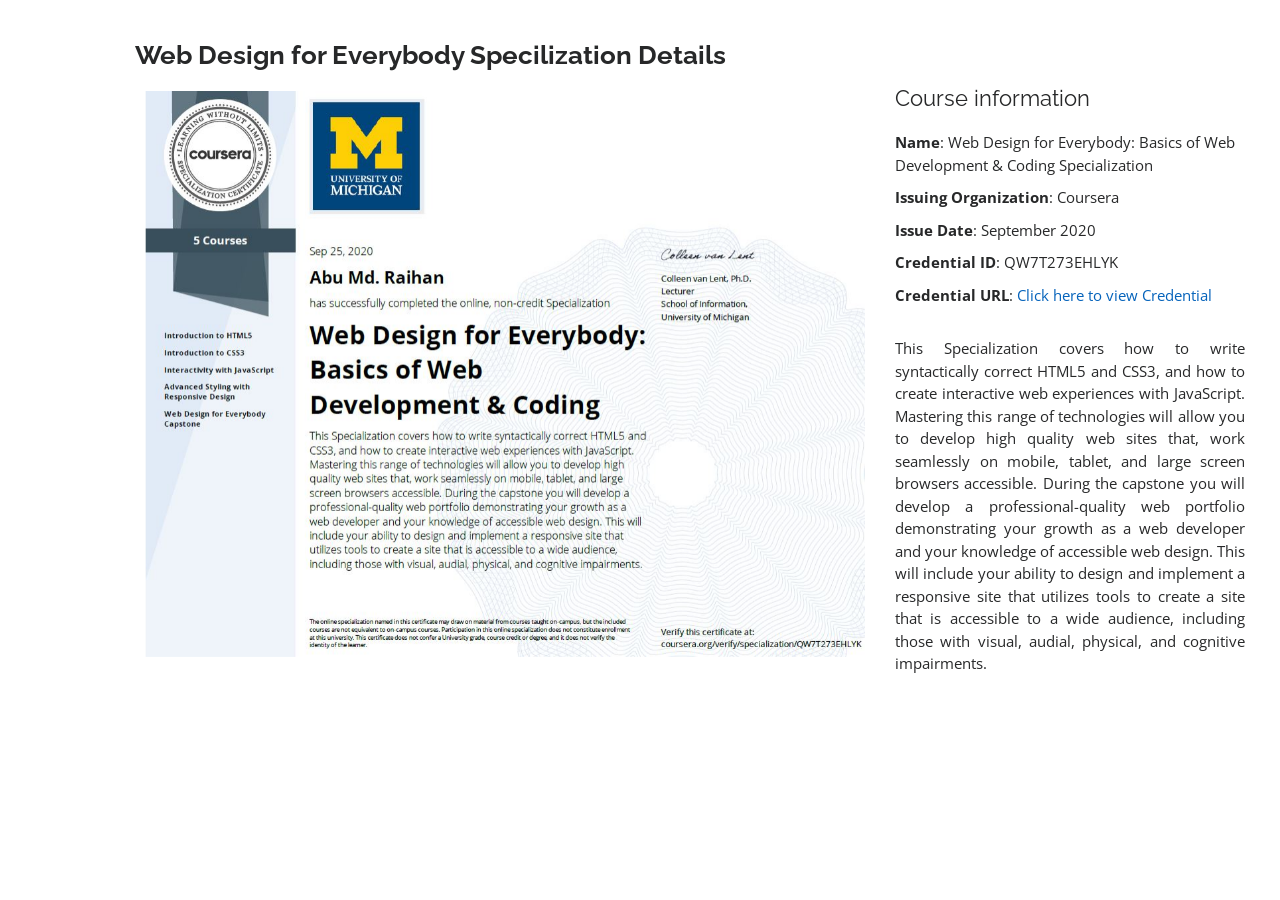
<file: web-details.html>
<!DOCTYPE html>
<html lang="en">

<head>
  <meta charset="utf-8">
  <meta content="width=device-width, initial-scale=1.0" name="viewport">

  <title>Web Design for Everybody Specilization</title>
  <meta content="" name="descriptison">
  <meta content="" name="keywords">

  <!-- Favicons -->
  <link href="assets/img/favicon.png" rel="icon">
  <link href="assets/img/apple-touch-icon.png" rel="apple-touch-icon">

  <!-- Google Fonts -->
  <link href="https://fonts.googleapis.com/css?family=Open+Sans:300,300i,400,400i,600,600i,700,700i|Raleway:300,300i,400,400i,500,500i,600,600i,700,700i|Poppins:300,300i,400,400i,500,500i,600,600i,700,700i" rel="stylesheet">

  <!-- Vendor CSS Files -->
  <link href="assets/vendor/bootstrap/css/bootstrap.min.css" rel="stylesheet">
  <link href="assets/vendor/icofont/icofont.min.css" rel="stylesheet">
  <link href="assets/vendor/boxicons/css/boxicons.min.css" rel="stylesheet">
  <link href="assets/vendor/venobox/venobox.css" rel="stylesheet">
  <link href="assets/vendor/owl.carousel/assets/owl.carousel.min.css" rel="stylesheet">
  <link href="assets/vendor/aos/aos.css" rel="stylesheet">

  <!-- Template Main CSS File -->
  <link href="assets/css/style.css" rel="stylesheet">

  <!-- =======================================================
  * Template Name: MyResume - v2.1.0
  * Template URL: https://bootstrapmade.com/free-html-bootstrap-template-my-resume/
  * Author: BootstrapMade.com
  * License: https://bootstrapmade.com/license/
  ======================================================== -->
</head>

<body>

  <main id="main">

    <!-- ======= Portfolio Details ======= -->
    <section id="portfolio-details" class="portfolio-details">
      <div class="container" data-aos="fade-up">

        <div class="row">

          <div class="col-lg-8">
            <h2 class="portfolio-title">Web Design for Everybody Specilization Details</h2>
            <div class="owl-carousel portfolio-details-carousel">
              <img src="assets/img/portfolio/web_design.JPG" class="img-fluid" alt="">
              <!-- <img src="assets/img/portfolio/django.JPG" class="img-fluid" alt="">
              <img src="assets/img/portfolio/english.JPG" class="img-fluid" alt="">
              <img src="assets/img/portfolio/excel.JPG" class="img-fluid" alt="">
              <img src="assets/img/portfolio/google.JPG" class="img-fluid" alt="">
              <img src="assets/img/portfolio/IBM-AI.JPG" class="img-fluid" alt="">
              <img src="assets/img/portfolio/IBM-machine.JPG" class="img-fluid" alt="">
              <img src="assets/img/portfolio/IBM-scale.JPG" class="img-fluid" alt="">
              <img src="assets/img/portfolio/michigan-data.JPG" class="img-fluid" alt=""> -->
            </div>
          </div>

          <div class="col-lg-4 portfolio-info">
            <h3>Course information</h3>
            <ul>
              <li><strong>Name</strong>: Web Design for Everybody: Basics of Web Development & Coding Specialization</li>
              <li><strong>Issuing Organization</strong>: Coursera</li>
              <li><strong>Issue Date</strong>: September 2020</li>
              <li><strong>Credential ID</strong>: QW7T273EHLYK</li>
              <li><strong>Credential URL</strong>: <a href="https://www.coursera.org/account/accomplishments/specialization/certificate/QW7T273EHLYK" target="_blank">Click here to view Credential</a></li>
            </ul>

            <p align="justify">
            This Specialization covers how to write syntactically correct HTML5 and
            CSS3, and how to create interactive web experiences with JavaScript.
            Mastering this range of technologies will allow you to develop high
            quality web sites that, work seamlessly on mobile, tablet, and large
            screen browsers accessible. During the capstone you will develop a
            professional-quality web portfolio demonstrating your growth as a
            web developer and your knowledge of accessible web design. This will
            include your ability to design and implement a responsive site that
            utilizes tools to create a site that is accessible to a wide audience,
            including those with visual, audial, physical, and cognitive impairments.
            </p>
          </div>

        </div>

      </div>
    </section><!-- End Portfolio Details -->

  </main><!-- End #main -->

  <a href="#" class="back-to-top"><i class="bx bx-up-arrow-alt"></i></a>
  <div id="preloader"></div>

  <!-- Vendor JS Files -->
  <script src="assets/vendor/jquery/jquery.min.js"></script>
  <script src="assets/vendor/bootstrap/js/bootstrap.bundle.min.js"></script>
  <script src="assets/vendor/jquery.easing/jquery.easing.min.js"></script>
  <script src="assets/vendor/php-email-form/validate.js"></script>
  <script src="assets/vendor/waypoints/jquery.waypoints.min.js"></script>
  <script src="assets/vendor/counterup/counterup.min.js"></script>
  <script src="assets/vendor/isotope-layout/isotope.pkgd.min.js"></script>
  <script src="assets/vendor/venobox/venobox.min.js"></script>
  <script src="assets/vendor/owl.carousel/owl.carousel.min.js"></script>
  <script src="assets/vendor/typed.js/typed.min.js"></script>
  <script src="assets/vendor/aos/aos.js"></script>

  <!-- Template Main JS File -->
  <script src="assets/js/main.js"></script>

</body>

</html>
</file>
<file: assets/vendor/venobox/venobox.css>
/* ------ venobox.css --------*/
.vbox-overlay *, .vbox-overlay *:before, .vbox-overlay *:after{
    -webkit-backface-visibility: hidden;
    -webkit-box-sizing:border-box;
    -moz-box-sizing:border-box;
    box-sizing:border-box;
}
.vbox-overlay * { 
    -webkit-backface-visibility: visible;
    backface-visibility: visible;
}
.vbox-overlay{
    display: -webkit-flex;
    display: flex;
    -webkit-flex-direction: column;
    flex-direction: column;
    -webkit-justify-content: center;
    justify-content: center;
    -webkit-align-items: center;
    align-items: center;
    position: fixed;
    left: 0;
    top: 0;
    bottom: 0;
    right: 0;
    z-index: 999999;
}

/* ----- navigation ----- */
.vbox-title{
    width: 100%;
    height: 40px;
    float: left;
    text-align: center;
    line-height: 28px;
    font-size: 12px;
    padding: 6px 50px;
    overflow: hidden;
    position: fixed;
    display: none;
    left: 0;
    z-index: 89;
}
.vbox-close{
    cursor: pointer;
    position: fixed;
    top: -1px;
    right: 0;
    width: 50px;
    height: 40px;
    padding: 6px;
    display: block;
    background-position:10px center;
    overflow: hidden;
    font-size: 24px;
    line-height: 1;
    text-align: center;
    z-index: 99;
}
.vbox-left{
    cursor: pointer;
    position: fixed;
    left: 0;
    height: 40px;
    overflow: hidden;
    line-height: 28px;
    font-size: 12px;
    z-index: 99;
    display: flex;
    align-items:center;
}
.vbox-num{
    display: inline-block;
    margin: 6px 0 6px 15px;
}
/* ----- Social share ----- */
.vbox-share{
    line-height: 28px;
    font-size: 12px;
    overflow: hidden;
    position: fixed;
    left: 0;
    z-index: 98;
    display: flex;
    align-items:center;
    justify-content: center;
    width: 100%;
    text-align: center;
}
.vbox-share svg{
    max-height: 28px;
    width: 28px;
    z-index: 10;
    margin-left: 12px;
    margin-top: 6px;
    margin-bottom: 6px;
    vertical-align: middle;
}


/* ----- navigation ARROWS ----- */
.vbox-next, .vbox-prev{
    position: fixed;
    top: 50%;
    margin-top: -15px;
    overflow: hidden;
    cursor: pointer;
    display: block;
    width: 45px;
    height: 45px;
    z-index: 99;
}
.vbox-next span, .vbox-prev span{
    position: relative;
    width: 20px;
    height: 20px;
    border: 2px solid transparent;
    border-top-color: #B6B6B6;
    border-right-color: #B6B6B6;
    text-indent: -100px;
    position: absolute;
    top: 8px;
    display: block;
}
.vbox-prev{
    left: 15px;
}
.vbox-next{
    right: 15px;
}
.vbox-prev span{
    left: 10px;
    -ms-transform: rotate(-135deg);
    -webkit-transform: rotate(-135deg);
    transform: rotate(-135deg);
}
.vbox-next span{
    -ms-transform: rotate(45deg);
    -webkit-transform: rotate(45deg);
    transform: rotate(45deg);
    right: 10px;
}
/* ------- inline window ------ */
.vbox-inline{
    width: 420px;
    height: 315px;
    height: 70vh;
    padding: 10px;
    background: #fff;
    margin: 0 auto;
    overflow: auto;
    text-align: left;
}
/* ------- Video & iFrames window ------ */
.venoframe{
    max-width: 100%;
    width: 100%;
    border: none;
    width: 100%;
    height: 260px;
    height: 70vh;
}
.venoframe.vbvid{
    height: 260px;
}
@media (min-width: 768px) {
    .venoframe, .vbox-inline{
        width: 90%;
        height: 360px;
        height: 70vh;
    }
    .venoframe.vbvid{
        width: 640px;
        height: 360px;
    }
}
@media (min-width: 992px) {
    .venoframe, .vbox-inline{
        max-width: 1200px;
        width: 80%;
        height: 540px;
        height: 70vh;
    }
    .venoframe.vbvid{
        width: 960px;
        height: 540px;
    }
}
/* 
Please do NOT edit this part! 
or at least read this note: http://i.imgur.com/7C0ws9e.gif
*/
.vbox-open{
    overflow: hidden;
}
.vbox-container{
    position: absolute;
    left: 0;
    right: 0;
    top: 0;
    bottom: 0;
    overflow-x: hidden;
    overflow-y: scroll;
    overflow-scrolling: touch;
    -webkit-overflow-scrolling: touch;
    z-index: 20;
    max-height: 100%;

}

.vbox-content{
    text-align: center;
    float: left;
    width: 100%;
    position: relative;
    overflow: hidden;
    padding: 20px 4%;
}
.vbox-container img{
    max-width: 100%;
    height: auto;
}
.vbox-figlio{
    box-shadow: 0 0 12px rgba(0,0,0,0.19), 0 6px 6px rgba(0,0,0,0.23);
    max-width: 100%;
    text-align: initial;
}
img.vbox-figlio{
    -webkit-user-select: none;
-khtml-user-select: none;
-moz-user-select: none;
-o-user-select: none;
user-select: none;
}
.vbox-content.swipe-left{
    margin-left: -200px !important;
}
.vbox-content.swipe-right{
    margin-left: 200px !important;
}
.vbox-animated{
    webkit-transition: margin 300ms ease-out;
    transition: margin 300ms ease-out;
}

/* ---------- preloader ----------
 * SPINKIT 
 * http://tobiasahlin.com/spinkit/
-------------------------------- */
.sk-double-bounce,.sk-rotating-plane{width:40px;height:40px;margin:40px auto}.sk-rotating-plane{background-color:#333;-webkit-animation:sk-rotatePlane 1.2s infinite ease-in-out;animation:sk-rotatePlane 1.2s infinite ease-in-out}@-webkit-keyframes sk-rotatePlane{0%{-webkit-transform:perspective(120px) rotateX(0) rotateY(0);transform:perspective(120px) rotateX(0) rotateY(0)}50%{-webkit-transform:perspective(120px) rotateX(-180.1deg) rotateY(0);transform:perspective(120px) rotateX(-180.1deg) rotateY(0)}100%{-webkit-transform:perspective(120px) rotateX(-180deg) rotateY(-179.9deg);transform:perspective(120px) rotateX(-180deg) rotateY(-179.9deg)}}@keyframes sk-rotatePlane{0%{-webkit-transform:perspective(120px) rotateX(0) rotateY(0);transform:perspective(120px) rotateX(0) rotateY(0)}50%{-webkit-transform:perspective(120px) rotateX(-180.1deg) rotateY(0);transform:perspective(120px) rotateX(-180.1deg) rotateY(0)}100%{-webkit-transform:perspective(120px) rotateX(-180deg) rotateY(-179.9deg);transform:perspective(120px) rotateX(-180deg) rotateY(-179.9deg)}}.sk-double-bounce{position:relative}.sk-double-bounce .sk-child{width:100%;height:100%;border-radius:50%;background-color:#333;opacity:.6;position:absolute;top:0;left:0;-webkit-animation:sk-doubleBounce 2s infinite ease-in-out;animation:sk-doubleBounce 2s infinite ease-in-out}.sk-chasing-dots .sk-child,.sk-spinner-pulse,.sk-three-bounce .sk-child{background-color:#333;border-radius:100%}.sk-double-bounce .sk-double-bounce2{-webkit-animation-delay:-1s;animation-delay:-1s}@-webkit-keyframes sk-doubleBounce{0%,100%{-webkit-transform:scale(0);transform:scale(0)}50%{-webkit-transform:scale(1);transform:scale(1)}}@keyframes sk-doubleBounce{0%,100%{-webkit-transform:scale(0);transform:scale(0)}50%{-webkit-transform:scale(1);transform:scale(1)}}.sk-wave{margin:40px auto;width:50px;height:40px;text-align:center;font-size:10px}.sk-wave .sk-rect{background-color:#333;height:100%;width:6px;display:inline-block;-webkit-animation:sk-waveStretchDelay 1.2s infinite ease-in-out;animation:sk-waveStretchDelay 1.2s infinite ease-in-out}.sk-wave .sk-rect1{-webkit-animation-delay:-1.2s;animation-delay:-1.2s}.sk-wave .sk-rect2{-webkit-animation-delay:-1.1s;animation-delay:-1.1s}.sk-wave .sk-rect3{-webkit-animation-delay:-1s;animation-delay:-1s}.sk-wave .sk-rect4{-webkit-animation-delay:-.9s;animation-delay:-.9s}.sk-wave .sk-rect5{-webkit-animation-delay:-.8s;animation-delay:-.8s}@-webkit-keyframes sk-waveStretchDelay{0%,100%,40%{-webkit-transform:scaleY(.4);transform:scaleY(.4)}20%{-webkit-transform:scaleY(1);transform:scaleY(1)}}@keyframes sk-waveStretchDelay{0%,100%,40%{-webkit-transform:scaleY(.4);transform:scaleY(.4)}20%{-webkit-transform:scaleY(1);transform:scaleY(1)}}.sk-wandering-cubes{margin:40px auto;width:40px;height:40px;position:relative}.sk-wandering-cubes .sk-cube{background-color:#333;width:10px;height:10px;position:absolute;top:0;left:0;-webkit-animation:sk-wanderingCube 1.8s ease-in-out -1.8s infinite both;animation:sk-wanderingCube 1.8s ease-in-out -1.8s infinite both}.sk-chasing-dots,.sk-spinner-pulse{width:40px;height:40px;margin:40px auto}.sk-wandering-cubes .sk-cube2{-webkit-animation-delay:-.9s;animation-delay:-.9s}@-webkit-keyframes sk-wanderingCube{0%{-webkit-transform:rotate(0);transform:rotate(0)}25%{-webkit-transform:translateX(30px) rotate(-90deg) scale(.5);transform:translateX(30px) rotate(-90deg) scale(.5)}50%{-webkit-transform:translateX(30px) translateY(30px) rotate(-179deg);transform:translateX(30px) translateY(30px) rotate(-179deg)}50.1%{-webkit-transform:translateX(30px) translateY(30px) rotate(-180deg);transform:translateX(30px) translateY(30px) rotate(-180deg)}75%{-webkit-transform:translateX(0) translateY(30px) rotate(-270deg) scale(.5);transform:translateX(0) translateY(30px) rotate(-270deg) scale(.5)}100%{-webkit-transform:rotate(-360deg);transform:rotate(-360deg)}}@keyframes sk-wanderingCube{0%{-webkit-transform:rotate(0);transform:rotate(0)}25%{-webkit-transform:translateX(30px) rotate(-90deg) scale(.5);transform:translateX(30px) rotate(-90deg) scale(.5)}50%{-webkit-transform:translateX(30px) translateY(30px) rotate(-179deg);transform:translateX(30px) translateY(30px) rotate(-179deg)}50.1%{-webkit-transform:translateX(30px) translateY(30px) rotate(-180deg);transform:translateX(30px) translateY(30px) rotate(-180deg)}75%{-webkit-transform:translateX(0) translateY(30px) rotate(-270deg) scale(.5);transform:translateX(0) translateY(30px) rotate(-270deg) scale(.5)}100%{-webkit-transform:rotate(-360deg);transform:rotate(-360deg)}}.sk-spinner-pulse{-webkit-animation:sk-pulseScaleOut 1s infinite ease-in-out;animation:sk-pulseScaleOut 1s infinite ease-in-out}@-webkit-keyframes sk-pulseScaleOut{0%{-webkit-transform:scale(0);transform:scale(0)}100%{-webkit-transform:scale(1);transform:scale(1);opacity:0}}@keyframes sk-pulseScaleOut{0%{-webkit-transform:scale(0);transform:scale(0)}100%{-webkit-transform:scale(1);transform:scale(1);opacity:0}}.sk-chasing-dots{position:relative;text-align:center;-webkit-animation:sk-chasingDotsRotate 2s infinite linear;animation:sk-chasingDotsRotate 2s infinite linear}.sk-chasing-dots .sk-child{width:60%;height:60%;display:inline-block;position:absolute;top:0;-webkit-animation:sk-chasingDotsBounce 2s infinite ease-in-out;animation:sk-chasingDotsBounce 2s infinite ease-in-out}.sk-chasing-dots .sk-dot2{top:auto;bottom:0;-webkit-animation-delay:-1s;animation-delay:-1s}@-webkit-keyframes sk-chasingDotsRotate{100%{-webkit-transform:rotate(360deg);transform:rotate(360deg)}}@keyframes sk-chasingDotsRotate{100%{-webkit-transform:rotate(360deg);transform:rotate(360deg)}}@-webkit-keyframes sk-chasingDotsBounce{0%,100%{-webkit-transform:scale(0);transform:scale(0)}50%{-webkit-transform:scale(1);transform:scale(1)}}@keyframes sk-chasingDotsBounce{0%,100%{-webkit-transform:scale(0);transform:scale(0)}50%{-webkit-transform:scale(1);transform:scale(1)}}.sk-three-bounce{margin:40px auto;width:80px;text-align:center}.sk-three-bounce .sk-child{width:20px;height:20px;display:inline-block;-webkit-animation:sk-three-bounce 1.4s ease-in-out 0s infinite both;animation:sk-three-bounce 1.4s ease-in-out 0s infinite both}.sk-circle .sk-child:before,.sk-fading-circle .sk-circle:before{display:block;border-radius:100%;content:'';background-color:#333}.sk-three-bounce .sk-bounce1{-webkit-animation-delay:-.32s;animation-delay:-.32s}.sk-three-bounce .sk-bounce2{-webkit-animation-delay:-.16s;animation-delay:-.16s}@-webkit-keyframes sk-three-bounce{0%,100%,80%{-webkit-transform:scale(0);transform:scale(0)}40%{-webkit-transform:scale(1);transform:scale(1)}}@keyframes sk-three-bounce{0%,100%,80%{-webkit-transform:scale(0);transform:scale(0)}40%{-webkit-transform:scale(1);transform:scale(1)}}.sk-circle{margin:40px auto;width:40px;height:40px;position:relative}.sk-circle .sk-child{width:100%;height:100%;position:absolute;left:0;top:0}.sk-circle .sk-child:before{margin:0 auto;width:15%;height:15%;-webkit-animation:sk-circleBounceDelay 1.2s infinite ease-in-out both;animation:sk-circleBounceDelay 1.2s infinite ease-in-out both}.sk-circle .sk-circle2{-webkit-transform:rotate(30deg);-ms-transform:rotate(30deg);transform:rotate(30deg)}.sk-circle .sk-circle3{-webkit-transform:rotate(60deg);-ms-transform:rotate(60deg);transform:rotate(60deg)}.sk-circle .sk-circle4{-webkit-transform:rotate(90deg);-ms-transform:rotate(90deg);transform:rotate(90deg)}.sk-circle .sk-circle5{-webkit-transform:rotate(120deg);-ms-transform:rotate(120deg);transform:rotate(120deg)}.sk-circle .sk-circle6{-webkit-transform:rotate(150deg);-ms-transform:rotate(150deg);transform:rotate(150deg)}.sk-circle .sk-circle7{-webkit-transform:rotate(180deg);-ms-transform:rotate(180deg);transform:rotate(180deg)}.sk-circle .sk-circle8{-webkit-transform:rotate(210deg);-ms-transform:rotate(210deg);transform:rotate(210deg)}.sk-circle .sk-circle9{-webkit-transform:rotate(240deg);-ms-transform:rotate(240deg);transform:rotate(240deg)}.sk-circle .sk-circle10{-webkit-transform:rotate(270deg);-ms-transform:rotate(270deg);transform:rotate(270deg)}.sk-circle .sk-circle11{-webkit-transform:rotate(300deg);-ms-transform:rotate(300deg);transform:rotate(300deg)}.sk-circle .sk-circle12{-webkit-transform:rotate(330deg);-ms-transform:rotate(330deg);transform:rotate(330deg)}.sk-circle .sk-circle2:before{-webkit-animation-delay:-1.1s;animation-delay:-1.1s}.sk-circle .sk-circle3:before{-webkit-animation-delay:-1s;animation-delay:-1s}.sk-circle .sk-circle4:before{-webkit-animation-delay:-.9s;animation-delay:-.9s}.sk-circle .sk-circle5:before{-webkit-animation-delay:-.8s;animation-delay:-.8s}.sk-circle .sk-circle6:before{-webkit-animation-delay:-.7s;animation-delay:-.7s}.sk-circle .sk-circle7:before{-webkit-animation-delay:-.6s;animation-delay:-.6s}.sk-circle .sk-circle8:before{-webkit-animation-delay:-.5s;animation-delay:-.5s}.sk-circle .sk-circle9:before{-webkit-animation-delay:-.4s;animation-delay:-.4s}.sk-circle .sk-circle10:before{-webkit-animation-delay:-.3s;animation-delay:-.3s}.sk-circle .sk-circle11:before{-webkit-animation-delay:-.2s;animation-delay:-.2s}.sk-circle .sk-circle12:before{-webkit-animation-delay:-.1s;animation-delay:-.1s}@-webkit-keyframes sk-circleBounceDelay{0%,100%,80%{-webkit-transform:scale(0);transform:scale(0)}40%{-webkit-transform:scale(1);transform:scale(1)}}@keyframes sk-circleBounceDelay{0%,100%,80%{-webkit-transform:scale(0);transform:scale(0)}40%{-webkit-transform:scale(1);transform:scale(1)}}.sk-cube-grid{width:40px;height:40px;margin:40px auto}.sk-cube-grid .sk-cube{width:33.33%;height:33.33%;background-color:#333;float:left;-webkit-animation:sk-cubeGridScaleDelay 1.3s infinite ease-in-out;animation:sk-cubeGridScaleDelay 1.3s infinite ease-in-out}.sk-cube-grid .sk-cube1{-webkit-animation-delay:.2s;animation-delay:.2s}.sk-cube-grid .sk-cube2{-webkit-animation-delay:.3s;animation-delay:.3s}.sk-cube-grid .sk-cube3{-webkit-animation-delay:.4s;animation-delay:.4s}.sk-cube-grid .sk-cube4{-webkit-animation-delay:.1s;animation-delay:.1s}.sk-cube-grid .sk-cube5{-webkit-animation-delay:.2s;animation-delay:.2s}.sk-cube-grid .sk-cube6{-webkit-animation-delay:.3s;animation-delay:.3s}.sk-cube-grid .sk-cube7{-webkit-animation-delay:0ms;animation-delay:0ms}.sk-cube-grid .sk-cube8{-webkit-animation-delay:.1s;animation-delay:.1s}.sk-cube-grid .sk-cube9{-webkit-animation-delay:.2s;animation-delay:.2s}@-webkit-keyframes sk-cubeGridScaleDelay{0%,100%,70%{-webkit-transform:scale3D(1,1,1);transform:scale3D(1,1,1)}35%{-webkit-transform:scale3D(0,0,1);transform:scale3D(0,0,1)}}@keyframes sk-cubeGridScaleDelay{0%,100%,70%{-webkit-transform:scale3D(1,1,1);transform:scale3D(1,1,1)}35%{-webkit-transform:scale3D(0,0,1);transform:scale3D(0,0,1)}}.sk-fading-circle{margin:40px auto;width:40px;height:40px;position:relative}.sk-fading-circle .sk-circle{width:100%;height:100%;position:absolute;left:0;top:0}.sk-fading-circle .sk-circle:before{margin:0 auto;width:15%;height:15%;-webkit-animation:sk-circleFadeDelay 1.2s infinite ease-in-out both;animation:sk-circleFadeDelay 1.2s infinite ease-in-out both}.sk-fading-circle .sk-circle2{-webkit-transform:rotate(30deg);-ms-transform:rotate(30deg);transform:rotate(30deg)}.sk-fading-circle .sk-circle3{-webkit-transform:rotate(60deg);-ms-transform:rotate(60deg);transform:rotate(60deg)}.sk-fading-circle .sk-circle4{-webkit-transform:rotate(90deg);-ms-transform:rotate(90deg);transform:rotate(90deg)}.sk-fading-circle .sk-circle5{-webkit-transform:rotate(120deg);-ms-transform:rotate(120deg);transform:rotate(120deg)}.sk-fading-circle .sk-circle6{-webkit-transform:rotate(150deg);-ms-transform:rotate(150deg);transform:rotate(150deg)}.sk-fading-circle .sk-circle7{-webkit-transform:rotate(180deg);-ms-transform:rotate(180deg);transform:rotate(180deg)}.sk-fading-circle .sk-circle8{-webkit-transform:rotate(210deg);-ms-transform:rotate(210deg);transform:rotate(210deg)}.sk-fading-circle .sk-circle9{-webkit-transform:rotate(240deg);-ms-transform:rotate(240deg);transform:rotate(240deg)}.sk-fading-circle .sk-circle10{-webkit-transform:rotate(270deg);-ms-transform:rotate(270deg);transform:rotate(270deg)}.sk-fading-circle .sk-circle11{-webkit-transform:rotate(300deg);-ms-transform:rotate(300deg);transform:rotate(300deg)}.sk-fading-circle .sk-circle12{-webkit-transform:rotate(330deg);-ms-transform:rotate(330deg);transform:rotate(330deg)}.sk-fading-circle .sk-circle2:before{-webkit-animation-delay:-1.1s;animation-delay:-1.1s}.sk-fading-circle .sk-circle3:before{-webkit-animation-delay:-1s;animation-delay:-1s}.sk-fading-circle .sk-circle4:before{-webkit-animation-delay:-.9s;animation-delay:-.9s}.sk-fading-circle .sk-circle5:before{-webkit-animation-delay:-.8s;animation-delay:-.8s}.sk-fading-circle .sk-circle6:before{-webkit-animation-delay:-.7s;animation-delay:-.7s}.sk-fading-circle .sk-circle7:before{-webkit-animation-delay:-.6s;animation-delay:-.6s}.sk-fading-circle .sk-circle8:before{-webkit-animation-delay:-.5s;animation-delay:-.5s}.sk-fading-circle .sk-circle9:before{-webkit-animation-delay:-.4s;animation-delay:-.4s}.sk-fading-circle .sk-circle10:before{-webkit-animation-delay:-.3s;animation-delay:-.3s}.sk-fading-circle .sk-circle11:before{-webkit-animation-delay:-.2s;animation-delay:-.2s}.sk-fading-circle .sk-circle12:before{-webkit-animation-delay:-.1s;animation-delay:-.1s}@-webkit-keyframes sk-circleFadeDelay{0%,100%,39%{opacity:0}40%{opacity:1}}@keyframes sk-circleFadeDelay{0%,100%,39%{opacity:0}40%{opacity:1}}.sk-folding-cube{margin:40px auto;width:40px;height:40px;position:relative;-webkit-transform:rotateZ(45deg);transform:rotateZ(45deg)}.sk-folding-cube .sk-cube{float:left;width:50%;height:50%;position:relative;-webkit-transform:scale(1.1);-ms-transform:scale(1.1);transform:scale(1.1)}.sk-folding-cube .sk-cube:before{content:'';position:absolute;top:0;left:0;width:100%;height:100%;background-color:#333;-webkit-animation:sk-foldCubeAngle 2.4s infinite linear both;animation:sk-foldCubeAngle 2.4s infinite linear both;-webkit-transform-origin:100% 100%;-ms-transform-origin:100% 100%;transform-origin:100% 100%}.sk-folding-cube .sk-cube2{-webkit-transform:scale(1.1) rotateZ(90deg);transform:scale(1.1) rotateZ(90deg)}.sk-folding-cube .sk-cube3{-webkit-transform:scale(1.1) rotateZ(180deg);transform:scale(1.1) rotateZ(180deg)}.sk-folding-cube .sk-cube4{-webkit-transform:scale(1.1) rotateZ(270deg);transform:scale(1.1) rotateZ(270deg)}.sk-folding-cube .sk-cube2:before{-webkit-animation-delay:.3s;animation-delay:.3s}.sk-folding-cube .sk-cube3:before{-webkit-animation-delay:.6s;animation-delay:.6s}.sk-folding-cube .sk-cube4:before{-webkit-animation-delay:.9s;animation-delay:.9s}@-webkit-keyframes sk-foldCubeAngle{0%,10%{-webkit-transform:perspective(140px) rotateX(-180deg);transform:perspective(140px) rotateX(-180deg);opacity:0}25%,75%{-webkit-transform:perspective(140px) rotateX(0);transform:perspective(140px) rotateX(0);opacity:1}100%,90%{-webkit-transform:perspective(140px) rotateY(180deg);transform:perspective(140px) rotateY(180deg);opacity:0}}@keyframes sk-foldCubeAngle{0%,10%{-webkit-transform:perspective(140px) rotateX(-180deg);transform:perspective(140px) rotateX(-180deg);opacity:0}25%,75%{-webkit-transform:perspective(140px) rotateX(0);transform:perspective(140px) rotateX(0);opacity:1}100%,90%{-webkit-transform:perspective(140px) rotateY(180deg);transform:perspective(140px) rotateY(180deg);opacity:0}}
</file>
<file: assets/css/premium.css>
/*--------------------------------------------------------------
# Premium Dark Theme Overrides for Professional Look
--------------------------------------------------------------*/
:root {
  --bg-primary: #0f172a;
  --bg-secondary: #1e293b;
  --text-primary: #f8fafc;
  --text-secondary: #94a3b8;
  --accent-primary: #3b82f6;
  --accent-secondary: #8b5cf6;
  --glass-bg: rgba(30, 41, 59, 0.7);
  --glass-border: rgba(255, 255, 255, 0.1);
}

body {
  font-family: 'Inter', sans-serif;
  background-color: var(--bg-primary);
  color: var(--text-secondary);
}

h1, h2, h3, h4, h5, h6 {
  font-family: 'Outfit', sans-serif;
  color: var(--text-primary);
}

a {
  color: var(--accent-primary);
  transition: all 0.3s ease;
}

a:hover {
  color: var(--accent-secondary);
}

/* Header & Nav */
@media (max-width: 992px) {
  #header {
    background: var(--bg-secondary);
    border-right: 1px solid var(--glass-border);
  }
}
.nav-menu a {
  background: var(--glass-bg);
  color: var(--text-secondary);
  border: 1px solid var(--glass-border);
  backdrop-filter: blur(10px);
}
.nav-menu a span {
  color: var(--text-primary);
}
.nav-menu a:hover, .nav-menu .active > a, .nav-menu li:hover > a {
  background: linear-gradient(135deg, var(--accent-primary), var(--accent-secondary));
  border-color: transparent;
}

/* Hero Section */
#hero {
  background: url("../img/my-hero-bg.jpg") center 35% no-repeat;
  background-size: cover;
  position: relative;
}
#hero:before {
  content: "";
  background: linear-gradient(135deg, rgba(15, 23, 42, 0.9), rgba(15, 23, 42, 0.6));
  position: absolute;
  bottom: 0;
  top: 0;
  left: 0;
  right: 0;
}
#hero h1 {
  color: var(--text-primary);
  background: linear-gradient(135deg, #fff, #94a3b8);
  -webkit-background-clip: text;
  -webkit-text-fill-color: transparent;
  font-weight: 700;
}
#hero p {
  color: var(--text-secondary);
}
#hero p span {
  color: var(--accent-primary);
  text-shadow: 0 0 10px rgba(59, 130, 246, 0.5);
}
#hero .social-links a {
  color: var(--text-secondary);
  background: var(--glass-bg);
  border-radius: 50%;
  width: 45px;
  height: 45px;
  display: inline-flex;
  align-items: center;
  justify-content: center;
  border: 1px solid var(--glass-border);
  transition: all 0.3s ease;
}
#hero .social-links a:hover {
  color: #fff;
  background: var(--accent-primary);
  transform: translateY(-3px);
  box-shadow: 0 5px 15px rgba(59, 130, 246, 0.4);
}

/* Sections */
.section-title h2 {
  color: var(--text-primary);
}
.section-title h2::after {
  background: linear-gradient(90deg, var(--accent-primary), var(--accent-secondary));
}
.section-bg {
  background-color: var(--bg-secondary);
}

/* About */
.about .content h3 {
  color: var(--accent-primary);
}
.about .content ul i {
  color: var(--accent-secondary);
}

/* Resume */
.resume .resume-title {
  color: var(--text-primary);
}
.resume .resume-item {
  border-left: 2px solid var(--glass-border);
  padding: 20px 20px 20px 30px;
  background: var(--glass-bg);
  border-radius: 0 10px 10px 0;
  margin-bottom: 20px;
  backdrop-filter: blur(5px);
  transition: transform 0.3s ease, box-shadow 0.3s ease;
}
.resume .resume-item:hover {
  transform: translateX(5px);
  box-shadow: -5px 5px 15px rgba(0,0,0,0.3);
  border-left: 2px solid var(--accent-primary);
}
.resume .resume-item::before {
  background: var(--bg-primary);
  border: 2px solid var(--accent-primary);
  left: -11px;
}
.resume .resume-item h4 {
  color: var(--accent-primary);
}
.resume .resume-item h5 {
  background: rgba(255,255,255,0.05);
  color: var(--text-secondary);
  border-radius: 5px;
}

/* Skills */
.skills .progress {
  background: var(--bg-primary);
  border: 1px solid var(--glass-border);
  border-radius: 10px;
  overflow: visible;
  margin-bottom: 30px;
  height: 60px;
  padding: 10px 15px;
}
.skills .progress .skill {
  color: var(--text-primary);
  font-family: 'Outfit', sans-serif;
  margin-bottom: 5px;
}
.skills .progress-bar-wrap {
  background: rgba(255,255,255,0.05);
  border-radius: 50px;
  height: 8px;
}
.skills .progress-bar {
  background: linear-gradient(90deg, var(--accent-primary), var(--accent-secondary));
  border-radius: 50px;
  position: relative;
}
.skills .progress-bar::after {
  content: '';
  position: absolute;
  right: 0;
  top: -3px;
  width: 14px;
  height: 14px;
  background: #fff;
  border-radius: 50%;
  box-shadow: 0 0 10px var(--accent-secondary);
}

/* Portfolio/Certifications */
.portfolio #portfolio-flters {
  background: var(--glass-bg);
  border: 1px solid var(--glass-border);
}
.portfolio #portfolio-flters li {
  color: var(--text-secondary);
}
.portfolio #portfolio-flters li:hover, .portfolio #portfolio-flters li.filter-active {
  color: var(--accent-primary);
}
.portfolio .portfolio-wrap {
  border-radius: 10px;
  border: 1px solid var(--glass-border);
  box-shadow: 0 10px 30px rgba(0,0,0,0.2);
}
.portfolio .portfolio-wrap .portfolio-info {
  background: rgba(15, 23, 42, 0.9);
}
.portfolio .portfolio-wrap .portfolio-info h4 {
  color: var(--text-primary);
}
.portfolio .portfolio-wrap .portfolio-info p {
  color: var(--text-secondary);
}
.portfolio .portfolio-wrap .portfolio-links a {
  color: var(--text-primary);
}
.portfolio .portfolio-wrap .portfolio-links a:hover {
  color: var(--accent-primary);
}

/* Smooth Scrollbar */
::-webkit-scrollbar {
  width: 10px;
}
::-webkit-scrollbar-track {
  background: var(--bg-primary);
}
::-webkit-scrollbar-thumb {
  background: var(--glass-bg);
  border-radius: 5px;
}
::-webkit-scrollbar-thumb:hover {
  background: var(--accent-primary);
}

/*--------------------------------------------------------------
# Refinements — typography, layout & minimal polish
--------------------------------------------------------------*/
::selection {
  background: var(--accent-primary);
  color: #fff;
}

body {
  line-height: 1.7;
  letter-spacing: 0.1px;
}

/* Give sections a bit more breathing room for a premium, minimal feel */
section {
  padding: 80px 0;
}

/* Refined section titles */
.section-title h2 {
  font-size: 30px;
  letter-spacing: 3px;
}
.section-title h2::before {
  background: var(--glass-border);
}
.section-title p {
  color: var(--text-secondary);
  max-width: 640px;
  margin: 0 auto;
}

/* Subtle depth on alternating sections */
.about, #publications {
  background-color: var(--bg-primary);
}

/*--------------------------------------------------------------
# Hero — tagline & call-to-action
--------------------------------------------------------------*/
.hero-tagline {
  max-width: 560px;
  margin-top: 18px !important;
  font-size: 17px !important;
  line-height: 1.7;
  color: var(--text-secondary) !important;
  font-family: 'Inter', sans-serif !important;
}
@media (max-width: 992px) {
  .hero-tagline {
    margin-left: auto;
    margin-right: auto;
    font-size: 15px !important;
  }
}

.hero-cta {
  margin-top: 30px;
  display: flex;
  gap: 15px;
  flex-wrap: wrap;
}
@media (max-width: 992px) {
  .hero-cta {
    justify-content: center;
  }
}
.btn-primary-hero,
.btn-outline-hero {
  display: inline-flex;
  align-items: center;
  padding: 12px 30px;
  border-radius: 50px;
  font-family: 'Outfit', sans-serif;
  font-weight: 500;
  font-size: 15px;
  letter-spacing: 0.5px;
  transition: all 0.3s ease;
}
.btn-primary-hero {
  background: linear-gradient(135deg, var(--accent-primary), var(--accent-secondary));
  color: #fff;
  border: 1px solid transparent;
}
.btn-primary-hero:hover {
  color: #fff;
  transform: translateY(-3px);
  box-shadow: 0 10px 25px rgba(59, 130, 246, 0.35);
}
.btn-outline-hero {
  background: var(--glass-bg);
  color: var(--text-primary);
  border: 1px solid var(--glass-border);
  backdrop-filter: blur(10px);
}
.btn-outline-hero:hover {
  color: #fff;
  border-color: var(--accent-primary);
  transform: translateY(-3px);
}

/*--------------------------------------------------------------
# About — profile image & content
--------------------------------------------------------------*/
.about .row img {
  border-radius: 14px;
  border: 1px solid var(--glass-border);
  box-shadow: 0 20px 45px rgba(0, 0, 0, 0.4);
}
#about_intro,
#short_intro {
  color: var(--text-secondary);
}
.about .content ul li strong {
  color: var(--text-primary);
}

/*--------------------------------------------------------------
# Certifications — accommodate real titles
--------------------------------------------------------------*/
.portfolio .portfolio-wrap .portfolio-info h4 {
  font-size: 17px;
  padding: 0 18px;
  line-height: 1.35;
}
.portfolio .portfolio-wrap .portfolio-info p {
  text-transform: none;
  letter-spacing: 0.3px;
  margin-top: 6px;
  color: var(--accent-primary);
}
.portfolio #portfolio-flters li {
  transition: color 0.3s ease;
}

/*--------------------------------------------------------------
# Skills — labels
--------------------------------------------------------------*/
.skills .progress .skill {
  text-transform: none;
  letter-spacing: 0.3px;
}
.skills .progress .skill .val {
  color: var(--accent-primary);
}

/*--------------------------------------------------------------
# Contact — dark theme
--------------------------------------------------------------*/
.contact .info {
  background: var(--glass-bg);
  border: 1px solid var(--glass-border);
  border-radius: 14px;
  padding: 30px 25px;
  backdrop-filter: blur(10px);
  height: 100%;
}
.contact .info i {
  background: rgba(59, 130, 246, 0.12);
  color: var(--accent-primary);
}
.contact .info h4 {
  color: var(--text-primary);
}
.contact .info p {
  color: var(--text-secondary);
}
.contact .info .email:hover i,
.contact .info .address:hover i,
.contact .info .phone:hover i {
  background: var(--accent-primary);
  color: #fff;
}

.contact form {
  background: var(--glass-bg);
  border: 1px solid var(--glass-border);
  border-radius: 14px;
  padding: 30px;
  backdrop-filter: blur(10px);
  height: 100%;
}
.contact .form-control {
  background: var(--bg-primary);
  border: 1px solid var(--glass-border);
  color: var(--text-primary);
  border-radius: 8px;
  padding: 12px 15px;
}
.contact .form-control::placeholder {
  color: var(--text-secondary);
  opacity: 0.7;
}
.contact .form-control:focus {
  background: var(--bg-primary);
  border-color: var(--accent-primary);
  box-shadow: 0 0 0 3px rgba(59, 130, 246, 0.15);
  color: var(--text-primary);
}
.contact form .btn button[type="submit"],
.contact form button[type="submit"] {
  background: linear-gradient(135deg, var(--accent-primary), var(--accent-secondary));
  border: 0;
  padding: 12px 38px;
  color: #fff;
  border-radius: 50px;
  transition: all 0.3s ease;
}
.contact form button[type="submit"]:hover {
  transform: translateY(-2px);
  box-shadow: 0 10px 25px rgba(59, 130, 246, 0.35);
}

/*--------------------------------------------------------------
# Footer — dark theme
--------------------------------------------------------------*/
#footer {
  background: var(--bg-secondary);
  border-top: 1px solid var(--glass-border);
  color: var(--text-secondary);
  padding: 50px 0 30px 0;
}
#footer h3 {
  color: var(--text-primary);
  font-family: 'Outfit', sans-serif;
  background: linear-gradient(135deg, #fff, #94a3b8);
  -webkit-background-clip: text;
  -webkit-text-fill-color: transparent;
}
#footer p {
  color: var(--text-secondary);
}
#footer .social-links a {
  background: var(--glass-bg);
  border: 1px solid var(--glass-border);
  color: var(--text-secondary);
  width: 40px;
  height: 40px;
  padding: 10px 0;
  transition: all 0.3s ease;
}
#footer .social-links a:hover {
  background: var(--accent-primary);
  color: #fff;
  transform: translateY(-3px);
}
#footer .copyright,
#footer .credits {
  color: var(--text-secondary);
}
#footer .credits a {
  color: var(--accent-primary);
}

/*--------------------------------------------------------------
# Preloader & misc
--------------------------------------------------------------*/
#preloader {
  background: var(--bg-primary);
}
#preloader:before {
  border-color: var(--accent-primary);
  border-top-color: var(--bg-primary);
  border-bottom-color: var(--bg-primary);
}
.back-to-top {
  background: linear-gradient(135deg, var(--accent-primary), var(--accent-secondary));
}
.back-to-top:hover {
  background: var(--accent-secondary);
}
.mobile-nav-toggle i {
  color: var(--accent-primary);
}

/*==============================================================
# Expert Refinement Layer — deeper palette, cohesive components
==============================================================*/
:root {
  --bg-primary: #0b1120;
  --bg-secondary: #0f1a30;
  --text-primary: #f1f5f9;
  --text-secondary: #94a3b8;
  --accent-primary: #3b82f6;
  --accent-secondary: #22d3ee;
  --glass-bg: rgba(255, 255, 255, 0.035);
  --glass-border: rgba(255, 255, 255, 0.08);
  --radius: 16px;
}

/* Hero — subtle depth without the heavy glow */
#hero:before {
  background:
    radial-gradient(1000px 500px at 15% 20%, rgba(59, 130, 246, 0.18), transparent 60%),
    linear-gradient(135deg, rgba(11, 17, 32, 0.94), rgba(11, 17, 32, 0.72));
}
#hero h1 {
  font-size: 68px;
  letter-spacing: -1px;
}
@media (max-width: 992px) {
  #hero h1 { font-size: 40px; letter-spacing: -0.5px; }
}

/*--------------------------------------------------------------
# Highlights / Impact band
--------------------------------------------------------------*/
.highlights {
  background: var(--bg-secondary);
  border-top: 1px solid var(--glass-border);
  border-bottom: 1px solid var(--glass-border);
  padding: 55px 0;
}
.highlights .stat-box {
  text-align: center;
  padding: 14px 8px;
}
.highlights .stat-num {
  display: block;
  font-family: 'Outfit', sans-serif;
  font-weight: 700;
  font-size: 46px;
  line-height: 1;
  background: linear-gradient(135deg, #ffffff, var(--accent-primary));
  -webkit-background-clip: text;
  background-clip: text;
  -webkit-text-fill-color: transparent;
}
.highlights .stat-box p {
  margin: 12px 0 0 0;
  font-size: 14px;
  letter-spacing: 0.3px;
  color: var(--text-secondary);
}
@media (max-width: 768px) {
  .highlights .stat-num { font-size: 34px; }
  .highlights .col-6 { margin-bottom: 22px; }
}

/*--------------------------------------------------------------
# Skills — grouped tag cards
--------------------------------------------------------------*/
.skills-groups .col-lg-4 {
  margin-bottom: 26px;
}
.skill-group {
  height: 100%;
  padding: 28px 26px;
  background: var(--glass-bg);
  border: 1px solid var(--glass-border);
  border-radius: var(--radius);
  backdrop-filter: blur(10px);
  transition: transform 0.3s ease, box-shadow 0.3s ease, border-color 0.3s ease;
}
.skill-group:hover {
  transform: translateY(-5px);
  border-color: rgba(59, 130, 246, 0.4);
  box-shadow: 0 18px 40px rgba(0, 0, 0, 0.35);
}
.skill-group h3 {
  display: flex;
  align-items: center;
  gap: 11px;
  font-size: 18px;
  font-weight: 600;
  color: var(--text-primary);
  margin-bottom: 20px;
}
.skill-group h3 i {
  font-size: 23px;
  color: var(--accent-primary);
}
.skill-tags {
  display: flex;
  flex-wrap: wrap;
  gap: 9px;
}
.skill-tags span {
  font-family: 'Inter', sans-serif;
  font-size: 13px;
  padding: 7px 14px;
  border-radius: 50px;
  color: #cbd5e1;
  background: rgba(59, 130, 246, 0.10);
  border: 1px solid rgba(59, 130, 246, 0.20);
  transition: all 0.25s ease;
}
.skill-tags span:hover {
  color: #fff;
  background: var(--accent-primary);
  border-color: transparent;
  transform: translateY(-2px);
}

/*--------------------------------------------------------------
# Featured Projects — cards
--------------------------------------------------------------*/
.projects {
  background: var(--bg-primary);
}
.projects .project-card {
  position: relative;
  height: 100%;
  margin-bottom: 26px;
  padding: 28px;
  overflow: hidden;
  background: var(--glass-bg);
  border: 1px solid var(--glass-border);
  border-radius: var(--radius);
  backdrop-filter: blur(10px);
  transition: transform 0.35s ease, box-shadow 0.35s ease, border-color 0.35s ease;
}
.projects .project-card::before {
  content: "";
  position: absolute;
  top: 0;
  left: 0;
  right: 0;
  height: 3px;
  background: linear-gradient(90deg, var(--accent-primary), var(--accent-secondary));
  opacity: 0;
  transition: opacity 0.35s ease;
}
.projects .project-card:hover {
  transform: translateY(-6px);
  border-color: rgba(59, 130, 246, 0.4);
  box-shadow: 0 22px 48px rgba(0, 0, 0, 0.45);
}
.projects .project-card:hover::before { opacity: 1; }
.projects .project-card-head {
  display: flex;
  align-items: center;
  justify-content: space-between;
  margin-bottom: 18px;
}
.projects .project-icon {
  display: inline-flex;
  align-items: center;
  justify-content: center;
  width: 52px;
  height: 52px;
  border-radius: 13px;
  font-size: 26px;
  color: var(--accent-primary);
  background: rgba(59, 130, 246, 0.12);
  border: 1px solid rgba(59, 130, 246, 0.2);
}
.projects .project-live {
  display: inline-flex;
  align-items: center;
  gap: 7px;
  font-size: 12px;
  font-weight: 600;
  letter-spacing: 1px;
  text-transform: uppercase;
  color: #4ade80;
}
.projects .live-dot {
  width: 8px;
  height: 8px;
  border-radius: 50%;
  background: #4ade80;
  animation: livePulse 2s infinite;
}
@keyframes livePulse {
  0%   { box-shadow: 0 0 0 0 rgba(74, 222, 128, 0.5); }
  70%  { box-shadow: 0 0 0 8px rgba(74, 222, 128, 0); }
  100% { box-shadow: 0 0 0 0 rgba(74, 222, 128, 0); }
}
.projects .project-card h4 {
  font-size: 20px;
  font-weight: 600;
  color: var(--text-primary);
  margin-bottom: 12px;
}
.projects .project-card p {
  font-size: 15px;
  line-height: 1.65;
  color: var(--text-secondary);
  margin-bottom: 18px;
}
.projects .project-tags {
  display: flex;
  flex-wrap: wrap;
  gap: 8px;
  margin-bottom: 22px;
}
.projects .project-tags span {
  font-size: 12px;
  padding: 5px 12px;
  border-radius: 50px;
  color: var(--text-secondary);
  background: rgba(255, 255, 255, 0.05);
  border: 1px solid var(--glass-border);
}
.projects .project-link {
  display: inline-flex;
  align-items: center;
  gap: 8px;
  font-family: 'Outfit', sans-serif;
  font-weight: 500;
  font-size: 15px;
  color: var(--accent-primary);
}
.projects .project-link i { transition: transform 0.25s ease; }
.projects .project-link:hover { color: var(--accent-secondary); }
.projects .project-link:hover i { transform: translateX(5px); }

/* Publications now sits on the base background for rhythm */
#publications { background-color: var(--bg-primary); }

/*--------------------------------------------------------------
# Graduate Research — featured thesis card
--------------------------------------------------------------*/
.research-card {
  position: relative;
  margin: 8px 0 30px 0;
  padding: 32px 34px;
  background: linear-gradient(160deg, rgba(59, 130, 246, 0.06), rgba(255, 255, 255, 0.02));
  border: 1px solid var(--glass-border);
  border-radius: var(--radius);
  backdrop-filter: blur(10px);
  overflow: hidden;
}
.research-card::before {
  content: "";
  position: absolute;
  top: 0; left: 0; bottom: 0;
  width: 3px;
  background: linear-gradient(180deg, var(--accent-primary), var(--accent-secondary));
}
.research-card-head {
  display: flex;
  align-items: center;
  justify-content: space-between;
  flex-wrap: wrap;
  gap: 10px;
  margin-bottom: 18px;
}
.research-badge {
  display: inline-flex;
  align-items: center;
  gap: 7px;
  font-family: 'Outfit', sans-serif;
  font-size: 12.5px;
  font-weight: 600;
  letter-spacing: 0.6px;
  text-transform: uppercase;
  color: var(--accent-primary);
  padding: 6px 14px;
  border-radius: 50px;
  background: rgba(59, 130, 246, 0.12);
  border: 1px solid rgba(59, 130, 246, 0.25);
}
.research-badge i { font-size: 16px; }
.research-meta {
  font-size: 13.5px;
  color: var(--text-secondary);
  letter-spacing: 0.3px;
}
.research-card > h4 {
  font-size: 24px;
  font-weight: 700;
  color: var(--text-primary);
  margin: 0 0 6px 0;
  line-height: 1.25;
}
.research-sub {
  font-family: 'Outfit', sans-serif;
  font-size: 16px;
  color: var(--accent-secondary);
  margin: 0 0 14px 0;
}
.research-desc {
  color: var(--text-secondary);
  font-size: 15px;
  line-height: 1.7;
  margin-bottom: 24px;
  max-width: 900px;
}

.research-studies {
  display: grid;
  gap: 16px;
  margin-bottom: 26px;
}
.research-study {
  display: flex;
  gap: 18px;
  padding: 18px 20px;
  background: var(--glass-bg);
  border: 1px solid var(--glass-border);
  border-radius: 12px;
  transition: transform 0.3s ease, border-color 0.3s ease;
}
.research-study:hover {
  transform: translateX(5px);
  border-color: rgba(59, 130, 246, 0.35);
}
.research-study .study-no {
  font-family: 'Outfit', sans-serif;
  font-size: 26px;
  font-weight: 700;
  line-height: 1;
  color: transparent;
  -webkit-background-clip: text;
  background-clip: text;
  background: linear-gradient(135deg, var(--accent-primary), var(--accent-secondary));
  -webkit-text-fill-color: transparent;
  flex-shrink: 0;
  min-width: 34px;
}
.research-study h5 {
  font-size: 16.5px;
  font-weight: 600;
  color: var(--text-primary);
  margin: 0 0 7px 0;
}
.research-study p {
  font-size: 14px;
  line-height: 1.65;
  color: var(--text-secondary);
  margin: 0;
}

.research-skills {
  display: flex;
  flex-wrap: wrap;
  gap: 9px;
  padding-top: 22px;
  border-top: 1px solid var(--glass-border);
}
.research-skills span {
  font-family: 'Inter', sans-serif;
  font-size: 12.5px;
  padding: 6px 13px;
  border-radius: 50px;
  color: #cbd5e1;
  background: rgba(59, 130, 246, 0.10);
  border: 1px solid rgba(59, 130, 246, 0.20);
  transition: all 0.25s ease;
}
.research-skills span:hover {
  color: #fff;
  background: var(--accent-primary);
  border-color: transparent;
  transform: translateY(-2px);
}

@media (max-width: 768px) {
  .research-card { padding: 24px 20px; }
  .research-card > h4 { font-size: 20px; }
  .research-study { padding: 15px; gap: 12px; }
}

/* Standalone research-details page */
.research-detail-wrap { max-width: 980px; }
.research-back {
  display: inline-flex;
  align-items: center;
  gap: 6px;
  margin-bottom: 22px;
  font-family: 'Outfit', sans-serif;
  font-weight: 500;
  color: var(--accent-primary);
}
.research-back:hover { color: var(--accent-secondary); }
.research-note {
  margin-top: 22px;
  font-size: 13.5px;
  color: var(--text-secondary);
}
</file>
<file: assets/css/style.css>
/**
* Template Name: MyResume - v2.1.0
* Template URL: https://bootstrapmade.com/free-html-bootstrap-template-my-resume/
* Author: BootstrapMade.com
* License: https://bootstrapmade.com/license/
*/

/*--------------------------------------------------------------
# General
--------------------------------------------------------------*/
body {
  font-family: "Open Sans", sans-serif;
  color: #272829;
}

a {
  color: #0563bb;
}

a:hover {
  color: #067ded;
  text-decoration: none;
}

h1, h2, h3, h4, h5, h6 {
  font-family: "Raleway", sans-serif;
}

/*--------------------------------------------------------------
# Back to top button
--------------------------------------------------------------*/
.back-to-top {
  position: fixed;
  display: none;
  width: 40px;
  height: 40px;
  border-radius: 50px;
  right: 15px;
  bottom: 15px;
  background: #0563bb;
  color: #fff;
  transition: display 0.5s ease-in-out;
  z-index: 99999;
}

.back-to-top i {
  font-size: 24px;
  position: absolute;
  top: 7px;
  left: 8px;
}

.back-to-top:hover {
  color: #fff;
  background: #0678e3;
  transition: background 0.2s ease-in-out;
}

/*--------------------------------------------------------------
# Preloader
--------------------------------------------------------------*/
#preloader {
  position: fixed;
  top: 0;
  left: 0;
  right: 0;
  bottom: 0;
  z-index: 9999;
  overflow: hidden;
  background: #fff;
}

#preloader:before {
  content: "";
  position: fixed;
  top: calc(50% - 30px);
  left: calc(50% - 30px);
  border: 6px solid #0563bb;
  border-top-color: #fff;
  border-bottom-color: #fff;
  border-radius: 50%;
  width: 60px;
  height: 60px;
  -webkit-animation: animate-preloader 1s linear infinite;
  animation: animate-preloader 1s linear infinite;
}

@-webkit-keyframes animate-preloader {
  0% {
    transform: rotate(0deg);
  }
  100% {
    transform: rotate(360deg);
  }
}

@keyframes animate-preloader {
  0% {
    transform: rotate(0deg);
  }
  100% {
    transform: rotate(360deg);
  }
}

/*--------------------------------------------------------------
# Disable aos animation delay on mobile devices
--------------------------------------------------------------*/
@media screen and (max-width: 768px) {
  [data-aos-delay] {
    transition-delay: 0 !important;
  }
}

/*--------------------------------------------------------------
# Header
--------------------------------------------------------------*/
#header {
  position: fixed;
  top: 0;
  left: 0;
  bottom: 0;
  z-index: 9997;
  transition: all 0.5s;
  padding: 15px;
  overflow-y: auto;
}

@media (max-width: 992px) {
  #header {
    width: 300px;
    background: #fff;
    border-right: 1px solid #e6e9ec;
    left: -300px;
  }
}

@media (min-width: 992px) {
  #main {
    margin-left: 100px;
  }
}

/*--------------------------------------------------------------
# Navigation Menu
--------------------------------------------------------------*/
/* Desktop Navigation */
.nav-menu * {
  margin: 0;
  padding: 0;
  list-style: none;
}

.nav-menu > ul > li {
  position: relative;
  white-space: nowrap;
}

.nav-menu a {
  display: flex;
  align-items: center;
  color: #45505b;
  padding: 10px 18px;
  margin-bottom: 8px;
  transition: 0.3s;
  font-size: 15px;
  border-radius: 50px;
  background: #f2f3f5;
  height: 56px;
  width: 100%;
  overflow: hidden;
  transition: 0.3s;
}

.nav-menu a i {
  font-size: 20px;
}

.nav-menu a span {
  padding: 0 5px 0 7px;
  color: #45505b;
}

@media (min-width: 992px) {
  .nav-menu a {
    width: 56px;
  }
  .nav-menu a span {
    display: none;
    color: #fff;
  }
}

.nav-menu a:hover, .nav-menu .active > a, .nav-menu li:hover > a {
  color: #fff;
  background: #0563bb;
}

.nav-menu a:hover span, .nav-menu .active > a span, .nav-menu li:hover > a span {
  color: #fff;
}

.nav-menu a:hover, .nav-menu li:hover > a {
  width: 100%;
  color: #fff;
}

.nav-menu a:hover span, .nav-menu li:hover > a span {
  display: block;
}

/* Mobile Navigation */
.mobile-nav-toggle {
  position: fixed;
  right: 15px;
  top: 15px;
  z-index: 9998;
  border: 0;
  background: none;
  font-size: 24px;
  transition: all 0.4s;
  outline: none !important;
  line-height: 1;
  cursor: pointer;
  text-align: right;
}

.mobile-nav-toggle i {
  color: #45505b;
}

.mobile-nav-active {
  overflow: hidden;
}

.mobile-nav-active #header {
  left: 0;
}

.mobile-nav-active .mobile-nav-toggle i {
  color: #0563bb;
}

/*--------------------------------------------------------------
# Hero Section
--------------------------------------------------------------*/
#hero {
  width: 100%;
  height: 100vh;
  background: url("../img/hero-bg.jpg") top right no-repeat;
  background-size: cover;
  position: relative;
}

@media (min-width: 992px) {
  #hero {
    padding-left: 160px;
  }
}

#hero:before {
  content: "";
  background: rgba(255, 255, 255, 0.8);
  position: absolute;
  bottom: 0;
  top: 0;
  left: 0;
  right: 0;
}

#hero h1 {
  margin: 0;
  font-size: 64px;
  font-weight: 700;
  line-height: 56px;
  color: #45505b;
}

#hero p {
  color: #45505b;
  margin: 15px 0 0 0;
  font-size: 26px;
  font-family: "Poppins", sans-serif;
}

#hero p span {
  color: #0563bb;
  letter-spacing: 1px;
}

#hero .social-links {
  margin-top: 30px;
}

#hero .social-links a {
  font-size: 24px;
  display: inline-block;
  color: #45505b;
  line-height: 1;
  margin-right: 20px;
  transition: 0.3s;
}

#hero .social-links a:hover {
  color: #0563bb;
}

@media (max-width: 992px) {
  #hero {
    text-align: center;
  }
  #hero h1 {
    font-size: 32px;
    line-height: 36px;
  }
  #hero p {
    margin-top: 10px;
    font-size: 20px;
    line-height: 24px;
  }
}

/*--------------------------------------------------------------
# Sections General
--------------------------------------------------------------*/
section {
  padding: 60px 0;
  overflow: hidden;
}

.section-title {
  text-align: center;
  padding-bottom: 30px;
}

.section-title h2 {
  font-size: 32px;
  font-weight: bold;
  text-transform: uppercase;
  margin-bottom: 20px;
  padding-bottom: 20px;
  position: relative;
  color: #45505b;
}

.section-title h2::before {
  content: '';
  position: absolute;
  display: block;
  width: 120px;
  height: 1px;
  background: #ddd;
  bottom: 1px;
  left: calc(50% - 60px);
}

.section-title h2::after {
  content: '';
  position: absolute;
  display: block;
  width: 40px;
  height: 3px;
  background: #0563bb;
  bottom: 0;
  left: calc(50% - 20px);
}

.section-title p {
  margin-bottom: 0;
}

/*--------------------------------------------------------------
# About
--------------------------------------------------------------*/
#about_intro {
    text-align: justify;
}

#short_intro {
    text-align: justify;
}
.about .content h3 {
  font-weight: 700;
  font-size: 26px;
  color: #728394;
}

.about .content ul {
  list-style: none;
  padding: 0;
}

.about .content ul li {
  padding-bottom: 10px;
}

.about .content ul i {
  font-size: 20px;
  padding-right: 2px;
  color: #0563bb;
}

.about .content p:last-child {
  margin-bottom: 0;
}

/*--------------------------------------------------------------
# Facts
--------------------------------------------------------------*/
.facts .count-box {
  padding: 30px 30px 25px 30px;
  margin-top: 30px;
  width: 100%;
  position: relative;
  text-align: center;
  background: #fff;
}

.facts .count-box i {
  position: absolute;
  top: -25px;
  left: 50%;
  transform: translateX(-50%);
  font-size: 24px;
  background: #0563bb;
  padding: 12px;
  color: #fff;
  border-radius: 50px;
}

.facts .count-box span {
  font-size: 36px;
  display: block;
  font-weight: 600;
  color: #011426;
}

.facts .count-box p {
  padding: 0;
  margin: 0;
  font-family: "Raleway", sans-serif;
  font-size: 14px;
}

/*--------------------------------------------------------------
# Akills
--------------------------------------------------------------*/
.skills .progress {
  height: 50px;
  display: block;
  background: none;
}

.skills .progress .skill {
  padding: 10px 0;
  margin: 0 0 6px 0;
  text-transform: uppercase;
  display: block;
  font-weight: 600;
  font-family: "Poppins", sans-serif;
  color: #45505b;
}

.skills .progress .skill .val {
  float: right;
  font-style: normal;
}

.skills .progress-bar-wrap {
  background: #f2f3f5;
}

.skills .progress-bar {
  width: 1px;
  height: 10px;
  transition: .9s;
  background-color: #0563bb;
}

/*--------------------------------------------------------------
# Resume
--------------------------------------------------------------*/
.resume .resume-title {
  font-size: 26px;
  font-weight: 700;
  margin-top: 20px;
  margin-bottom: 20px;
  color: #45505b;
}

.resume .resume-item {
  padding: 0 0 20px 20px;
  margin-top: -2px;
  border-left: 2px solid #0563bb;
  position: relative;
}

.resume .resume-item h4 {
  line-height: 18px;
  font-size: 18px;
  font-weight: 600;
  text-transform: uppercase;
  font-family: "Poppins", sans-serif;
  color: #0563bb;
  margin-bottom: 10px;
}

.resume .resume-item h5 {
  font-size: 16px;
  background: #f7f8f9;
  padding: 5px 15px;
  display: inline-block;
  font-weight: 600;
  margin-bottom: 10px;
}

.resume .resume-item ul {
  padding-left: 20px;
}

.resume .resume-item ul li {
  padding-bottom: 10px;
}

.resume .resume-item:last-child {
  padding-bottom: 0;
}

.resume .resume-item::before {
  content: "";
  position: absolute;
  width: 16px;
  height: 16px;
  border-radius: 50px;
  left: -9px;
  top: 0;
  background: #fff;
  border: 2px solid #0563bb;
}

/*--------------------------------------------------------------
# Portfolio
--------------------------------------------------------------*/
.portfolio .portfolio-item {
  margin-bottom: 30px;
}

.portfolio #portfolio-flters {
  padding: 0;
  margin: 0 auto 25px auto;
  list-style: none;
  text-align: center;
  background: #fff;
  border-radius: 50px;
  padding: 2px 15px;
}

.portfolio #portfolio-flters li {
  cursor: pointer;
  display: inline-block;
  padding: 10px 15px;
  font-size: 14px;
  font-weight: 600;
  line-height: 1;
  text-transform: uppercase;
  color: #272829;
  margin-bottom: 5px;
  transition: all 0.3s ease-in-out;
}

.portfolio #portfolio-flters li:hover, .portfolio #portfolio-flters li.filter-active {
  color: #0563bb;
}

.portfolio #portfolio-flters li:last-child {
  margin-right: 0;
}

.portfolio .portfolio-wrap {
  transition: 0.3s;
  position: relative;
  overflow: hidden;
  z-index: 1;
  background: rgba(69, 80, 91, 0.8);
}

.portfolio .portfolio-wrap::before {
  content: "";
  background: rgba(255, 255, 255, 0.7);
  position: absolute;
  left: 30px;
  right: 30px;
  top: 30px;
  bottom: 30px;
  transition: all ease-in-out 0.3s;
  z-index: 2;
  opacity: 0;
}

.portfolio .portfolio-wrap .portfolio-info {
  opacity: 0;
  position: absolute;
  top: 0;
  left: 0;
  right: 0;
  bottom: 0;
  text-align: center;
  z-index: 3;
  transition: all ease-in-out 0.3s;
  display: flex;
  flex-direction: column;
  justify-content: center;
  align-items: center;
}

.portfolio .portfolio-wrap .portfolio-info::before {
  display: block;
  content: "";
  width: 48px;
  height: 48px;
  position: absolute;
  top: 35px;
  left: 35px;
  border-top: 3px solid #d7dce1;
  border-left: 3px solid #d7dce1;
  transition: all 0.5s ease 0s;
  z-index: 9994;
}

.portfolio .portfolio-wrap .portfolio-info::after {
  display: block;
  content: "";
  width: 48px;
  height: 48px;
  position: absolute;
  bottom: 35px;
  right: 35px;
  border-bottom: 3px solid #d7dce1;
  border-right: 3px solid #d7dce1;
  transition: all 0.5s ease 0s;
  z-index: 9994;
}

.portfolio .portfolio-wrap .portfolio-info h4 {
  font-size: 20px;
  color: #45505b;
  font-weight: 600;
}

.portfolio .portfolio-wrap .portfolio-info p {
  color: #45505b;
  font-size: 14px;
  text-transform: uppercase;
  padding: 0;
  margin: 0;
}

.portfolio .portfolio-wrap .portfolio-links {
  text-align: center;
  z-index: 4;
}

.portfolio .portfolio-wrap .portfolio-links a {
  color: #45505b;
  margin: 0 2px;
  font-size: 28px;
  display: inline-block;
  transition: 0.3s;
}

.portfolio .portfolio-wrap .portfolio-links a:hover {
  color: #148af9;
}

.portfolio .portfolio-wrap:hover::before {
  top: 0;
  left: 0;
  right: 0;
  bottom: 0;
  opacity: 1;
}

.portfolio .portfolio-wrap:hover .portfolio-info {
  opacity: 1;
}

.portfolio .portfolio-wrap:hover .portfolio-info::before {
  top: 15px;
  left: 15px;
}

.portfolio .portfolio-wrap:hover .portfolio-info::after {
  bottom: 15px;
  right: 15px;
}
/*-- Publication ----*/
#abstract {
    text-align: justify;
}

#django {
    text-align: justify;
}

#psaf {
    text-align: justify;
}

#dld {
    text-align: justify;
}

#id {
    text-align: justify;
}

#induction {
    text-align: justify;
}
/*--------------------------------------------------------------
# Services
--------------------------------------------------------------*/
.services .icon-box {
  text-align: center;
  padding: 70px 20px 80px 20px;
  transition: all ease-in-out 0.3s;
  background: #fff;
  box-shadow: 0px 5px 90px 0px rgba(110, 123, 131, 0.05);
}

.services .icon-box .icon {
  margin: 0 auto;
  width: 100px;
  height: 100px;
  display: flex;
  align-items: center;
  justify-content: center;
  transition: ease-in-out 0.3s;
  position: relative;
}

.services .icon-box .icon i {
  font-size: 36px;
  transition: 0.5s;
  position: relative;
}

.services .icon-box .icon svg {
  position: absolute;
  top: 0;
  left: 0;
}

.services .icon-box .icon svg path {
  transition: 0.5s;
  fill: #f5f5f5;
}

.services .icon-box h4 {
  font-weight: 600;
  margin: 10px 0 15px 0;
  font-size: 22px;
}

.services .icon-box h4 a {
  color: #45505b;
  transition: ease-in-out 0.3s;
}

.services .icon-box p {
  line-height: 24px;
  font-size: 14px;
  margin-bottom: 0;
}

.services .icon-box:hover {
  border-color: #fff;
  box-shadow: 0px 0 35px 0 rgba(0, 0, 0, 0.08);
}

.services .iconbox-blue i {
  color: #47aeff;
}

.services .iconbox-blue:hover .icon i {
  color: #fff;
}

.services .iconbox-blue:hover .icon path {
  fill: #47aeff;
}

.services .iconbox-orange i {
  color: #ffa76e;
}

.services .iconbox-orange:hover .icon i {
  color: #fff;
}

.services .iconbox-orange:hover .icon path {
  fill: #ffa76e;
}

.services .iconbox-pink i {
  color: #e80368;
}

.services .iconbox-pink:hover .icon i {
  color: #fff;
}

.services .iconbox-pink:hover .icon path {
  fill: #e80368;
}

.services .iconbox-yellow i {
  color: #ffbb2c;
}

.services .iconbox-yellow:hover .icon i {
  color: #fff;
}

.services .iconbox-yellow:hover .icon path {
  fill: #ffbb2c;
}

.services .iconbox-red i {
  color: #ff5828;
}

.services .iconbox-red:hover .icon i {
  color: #fff;
}

.services .iconbox-red:hover .icon path {
  fill: #ff5828;
}

.services .iconbox-teal i {
  color: #11dbcf;
}

.services .iconbox-teal:hover .icon i {
  color: #fff;
}

.services .iconbox-teal:hover .icon path {
  fill: #11dbcf;
}

/*--------------------------------------------------------------
# Testimonials
--------------------------------------------------------------*/
.testimonials .section-header {
  margin-bottom: 40px;
}

.testimonials .testimonial-item {
  text-align: center;
}

.testimonials .testimonial-item .testimonial-img {
  width: 120px;
  border-radius: 50%;
  border: 4px solid #fff;
  margin: 0 auto;
}

.testimonials .testimonial-item h3 {
  font-size: 20px;
  font-weight: bold;
  margin: 10px 0 5px 0;
  color: #111;
}

.testimonials .testimonial-item h4 {
  font-size: 14px;
  color: #999;
  margin: 0 0 15px 0;
}

.testimonials .testimonial-item .quote-icon-left, .testimonials .testimonial-item .quote-icon-right {
  color: #90c8fc;
  font-size: 26px;
}

.testimonials .testimonial-item .quote-icon-left {
  display: inline-block;
  left: -5px;
  position: relative;
}

.testimonials .testimonial-item .quote-icon-right {
  display: inline-block;
  right: -5px;
  position: relative;
  top: 10px;
}

.testimonials .testimonial-item p {
  font-style: italic;
  margin: 0 auto 15px auto;
}

.testimonials .owl-nav, .testimonials .owl-dots {
  margin-top: 5px;
  text-align: center;
}

.testimonials .owl-dot {
  display: inline-block;
  margin: 0 5px;
  width: 12px;
  height: 12px;
  border-radius: 50%;
  background-color: #ddd !important;
}

.testimonials .owl-dot.active {
  background-color: #0563bb !important;
}

@media (min-width: 992px) {
  .testimonials .testimonial-item p {
    width: 80%;
  }
}

/*--------------------------------------------------------------
# Contact
--------------------------------------------------------------*/
.contact .info {
  width: 100%;
  background: #fff;
}

.contact .info i {
  font-size: 20px;
  color: #0563bb;
  float: left;
  width: 44px;
  height: 44px;
  background: #eef7ff;
  display: flex;
  justify-content: center;
  align-items: center;
  border-radius: 50px;
  transition: all 0.3s ease-in-out;
}

.contact .info h4 {
  padding: 0 0 0 60px;
  font-size: 22px;
  font-weight: 600;
  margin-bottom: 5px;
  color: #45505b;
}

.contact .info p {
  padding: 0 0 0 60px;
  margin-bottom: 0;
  font-size: 14px;
  color: #728394;
}

.contact .info .email, .contact .info .phone {
  margin-top: 40px;
}

.contact .info .email:hover i, .contact .info .address:hover i, .contact .info .phone:hover i {
  background: #0563bb;
  color: #fff;
}

.contact .php-email-form {
  width: 100%;
  background: #fff;
}

.contact .php-email-form .form-group {
  padding-bottom: 8px;
}

.contact .php-email-form .validate {
  display: none;
  color: red;
  margin: 0 0 15px 0;
  font-weight: 400;
  font-size: 13px;
}

.contact .php-email-form .error-message {
  display: none;
  color: #fff;
  background: #ed3c0d;
  text-align: left;
  padding: 15px;
  font-weight: 600;
}

.contact .php-email-form .error-message br + br {
  margin-top: 25px;
}

.contact .php-email-form .sent-message {
  display: none;
  color: #fff;
  background: #18d26e;
  text-align: center;
  padding: 15px;
  font-weight: 600;
}

.contact .php-email-form .loading {
  display: none;
  background: #fff;
  text-align: center;
  padding: 15px;
}

.contact .php-email-form .loading:before {
  content: "";
  display: inline-block;
  border-radius: 50%;
  width: 24px;
  height: 24px;
  margin: 0 10px -6px 0;
  border: 3px solid #18d26e;
  border-top-color: #eee;
  -webkit-animation: animate-loading 1s linear infinite;
  animation: animate-loading 1s linear infinite;
}

.contact .php-email-form input, .contact .php-email-form textarea {
  border-radius: 4px;
  box-shadow: none;
  font-size: 14px;
}

.contact .php-email-form input {
  height: 44px;
}

.contact .php-email-form textarea {
  padding: 10px 12px;
}

.contact .php-email-form button[type="submit"] {
  background: #0563bb;
  border: 0;
  padding: 10px 35px;
  color: #fff;
  transition: 0.4s;
  border-radius: 50px;
}

.contact .php-email-form button[type="submit"]:hover {
  background: #0678e3;
}

@-webkit-keyframes animate-loading {
  0% {
    transform: rotate(0deg);
  }
  100% {
    transform: rotate(360deg);
  }
}

@keyframes animate-loading {
  0% {
    transform: rotate(0deg);
  }
  100% {
    transform: rotate(360deg);
  }
}

/*--------------------------------------------------------------
# Portfolio Details
--------------------------------------------------------------*/
.portfolio-details {
  padding: 40px 0;
}

.portfolio-details .portfolio-title {
  font-size: 26px;
  font-weight: 700;
  margin-bottom: 20px;
}

.portfolio-details .portfolio-details-carousel .owl-nav, .portfolio-details .portfolio-details-carousel .owl-dots {
  margin-top: 5px;
  text-align: center;
}

.portfolio-details .portfolio-details-carousel .owl-dot {
  display: inline-block;
  margin: 0 5px;
  width: 12px;
  height: 12px;
  border-radius: 50%;
  background-color: #ddd !important;
}

.portfolio-details .portfolio-details-carousel .owl-dot.active {
  background-color: #0563bb !important;
}

.portfolio-details .portfolio-info {
  padding-top: 45px;
}

.portfolio-details .portfolio-info h3 {
  font-size: 22px;
  font-weight: 400;
  margin-bottom: 20px;
}

.portfolio-details .portfolio-info ul {
  list-style: none;
  padding: 0;
  font-size: 15px;
}

.portfolio-details .portfolio-info ul li + li {
  margin-top: 10px;
}

.portfolio-details .portfolio-info p {
  font-size: 15px;
  padding: 15px 0 0 0;
}

@media (max-width: 992px) {
  .portfolio-details .portfolio-info {
    padding-top: 20px;
  }
}

/*--------------------------------------------------------------
# Footer
--------------------------------------------------------------*/
#footer {
  background: #f7f8f9;
  color: #45505b;
  font-size: 14px;
  text-align: center;
  padding: 30px 0;
}

#footer h3 {
  font-size: 36px;
  font-weight: 700;
  position: relative;
  font-family: "Poppins", sans-serif;
  padding: 0;
  margin: 0 0 15px 0;
}

#footer p {
  font-size: 15;
  font-style: italic;
  padding: 0;
  margin: 0 0 40px 0;
}

#footer .social-links {
  margin: 0 0 40px 0;
}

#footer .social-links a {
  font-size: 18px;
  display: inline-block;
  background: #0563bb;
  color: #fff;
  line-height: 1;
  padding: 8px 0;
  margin-right: 4px;
  border-radius: 50%;
  text-align: center;
  width: 36px;
  height: 36px;
  transition: 0.3s;
}

#footer .social-links a:hover {
  background: #0678e3;
  color: #fff;
  text-decoration: none;
}

#footer .copyright {
  margin: 0 0 5px 0;
}

#footer .credits {
  font-size: 13px;
}
</file>
